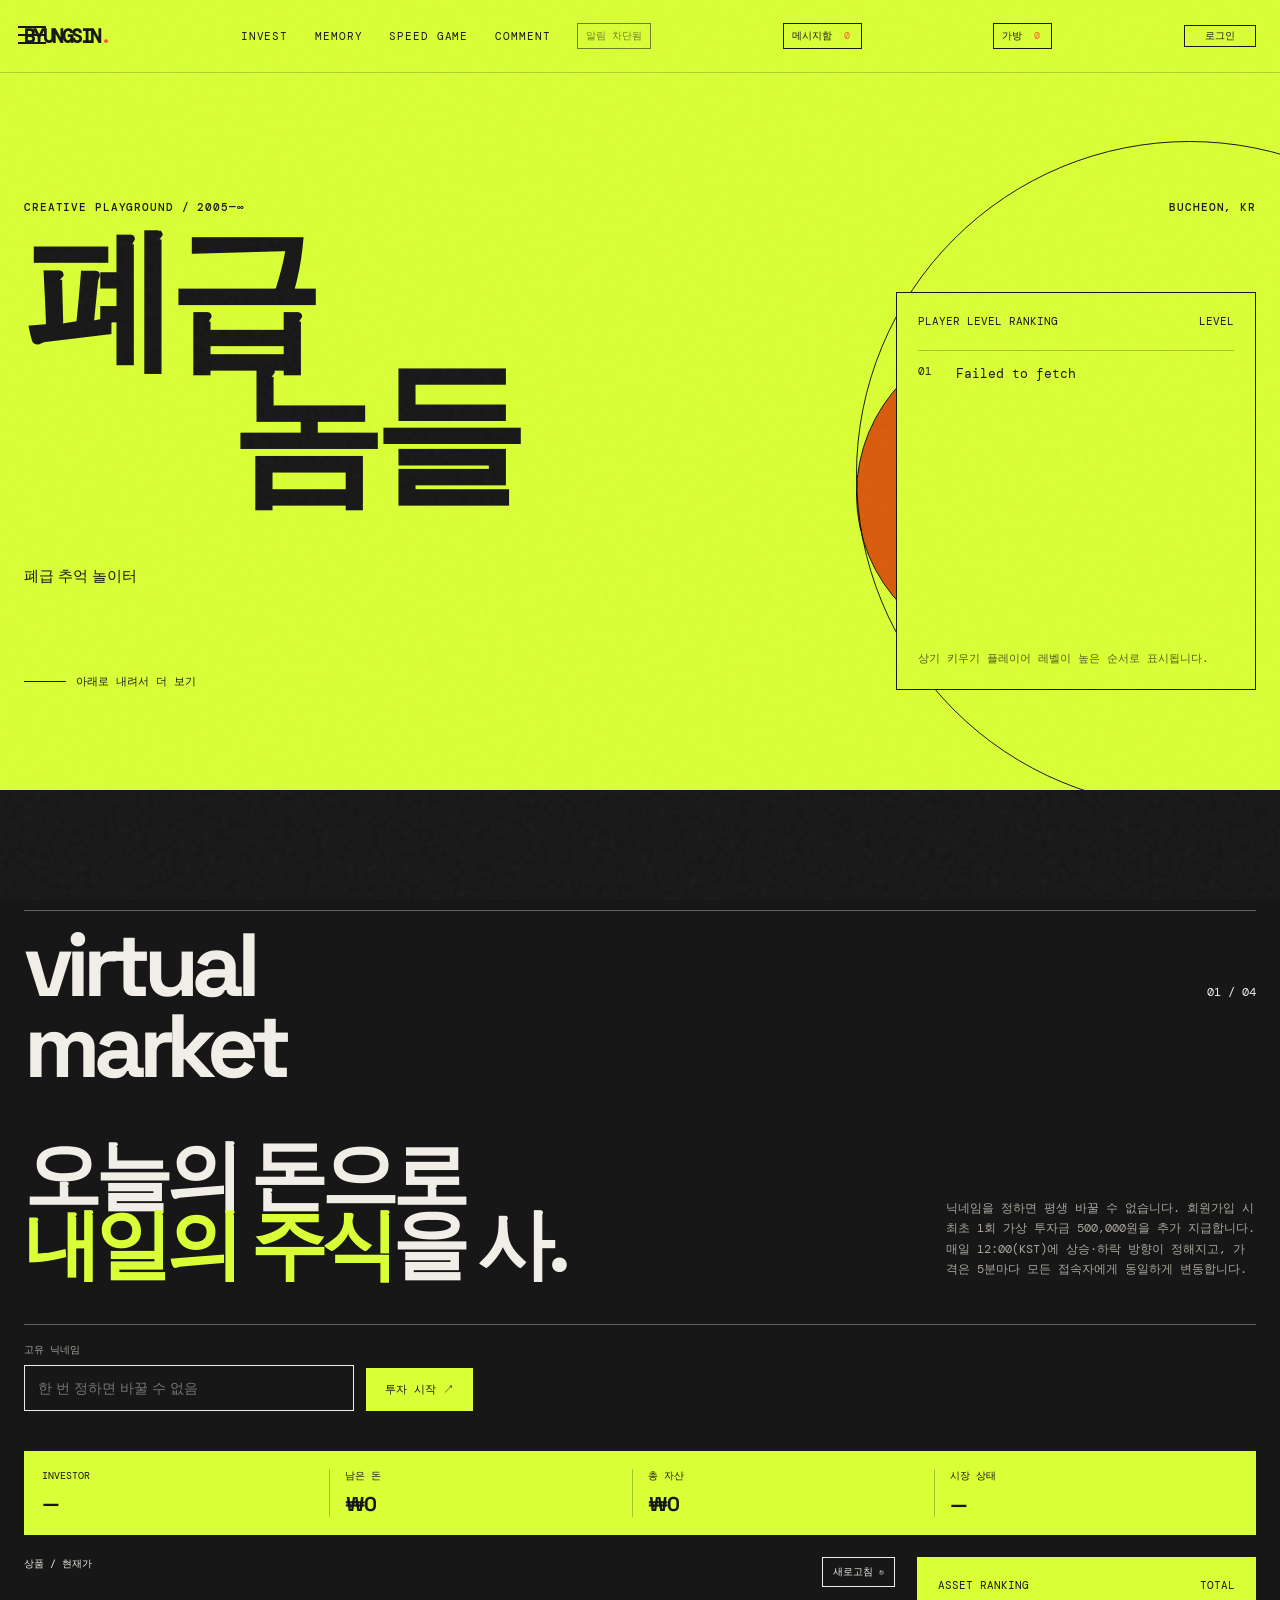
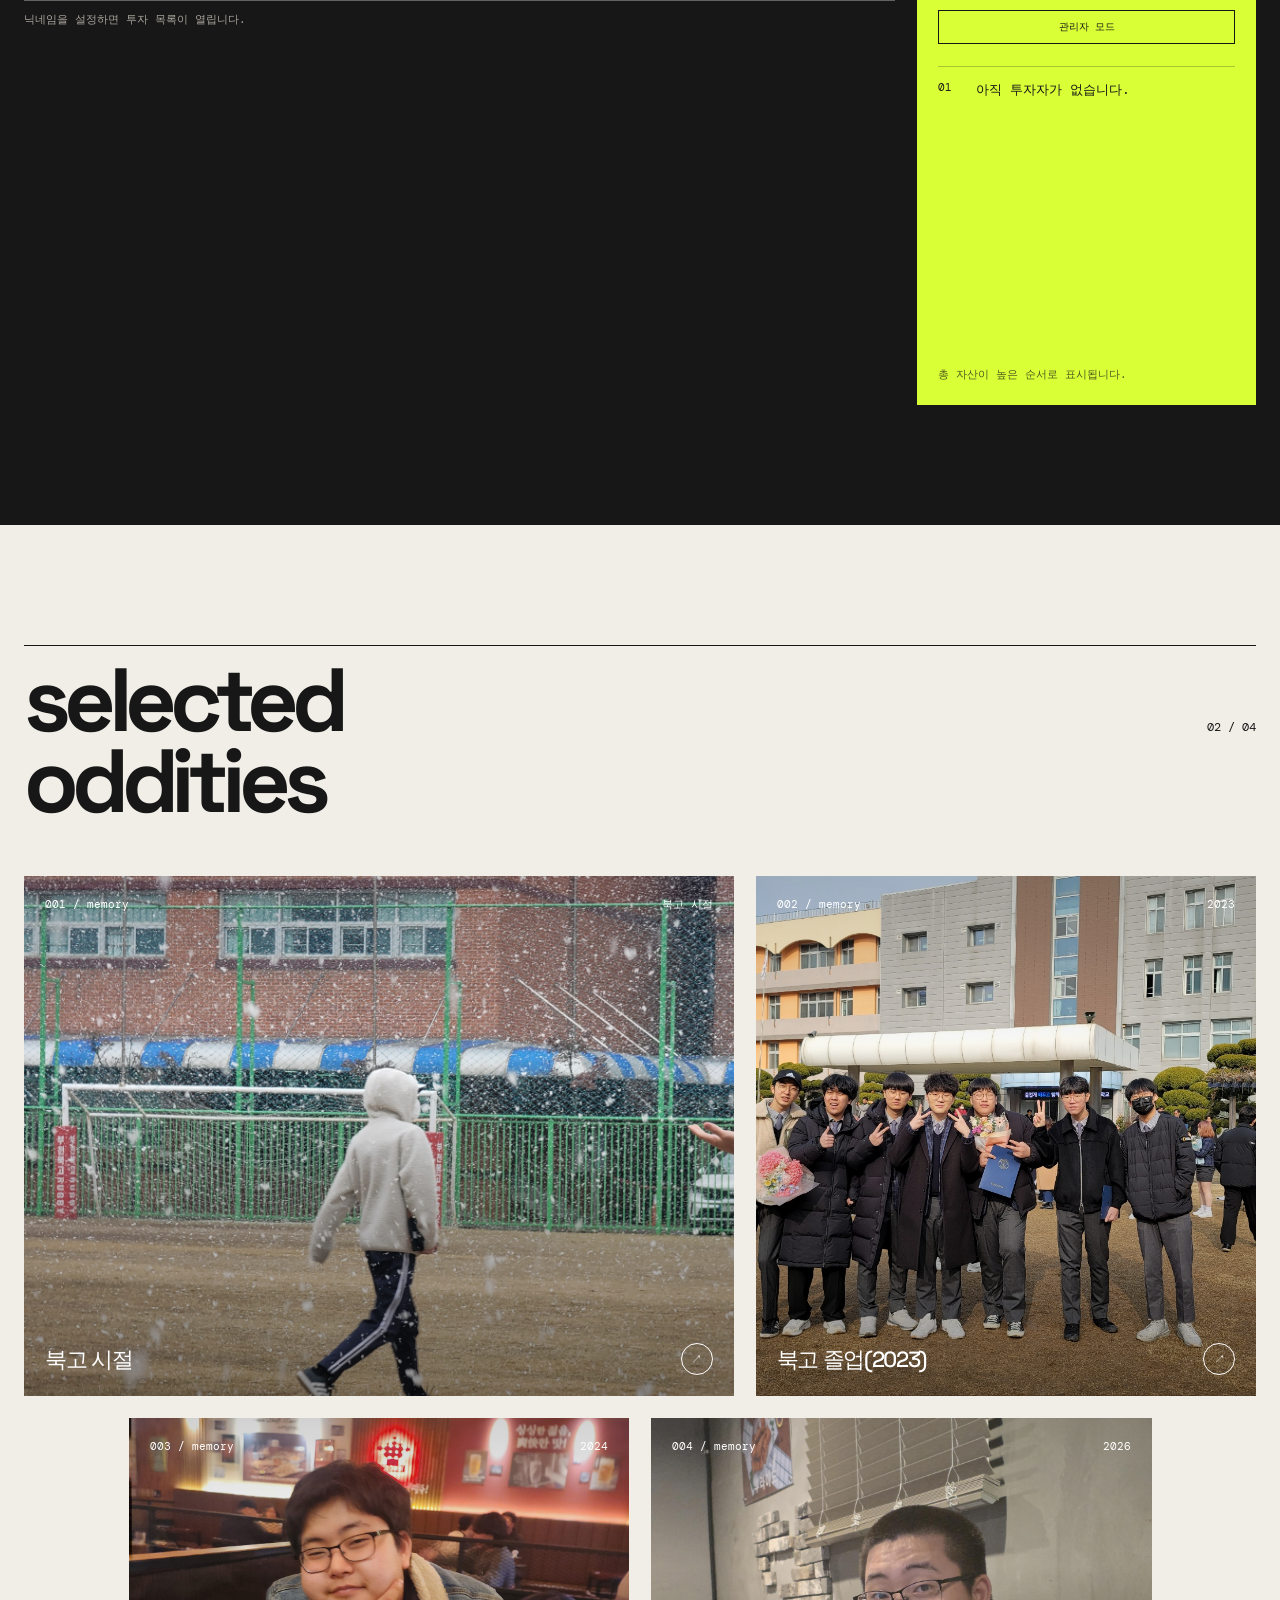
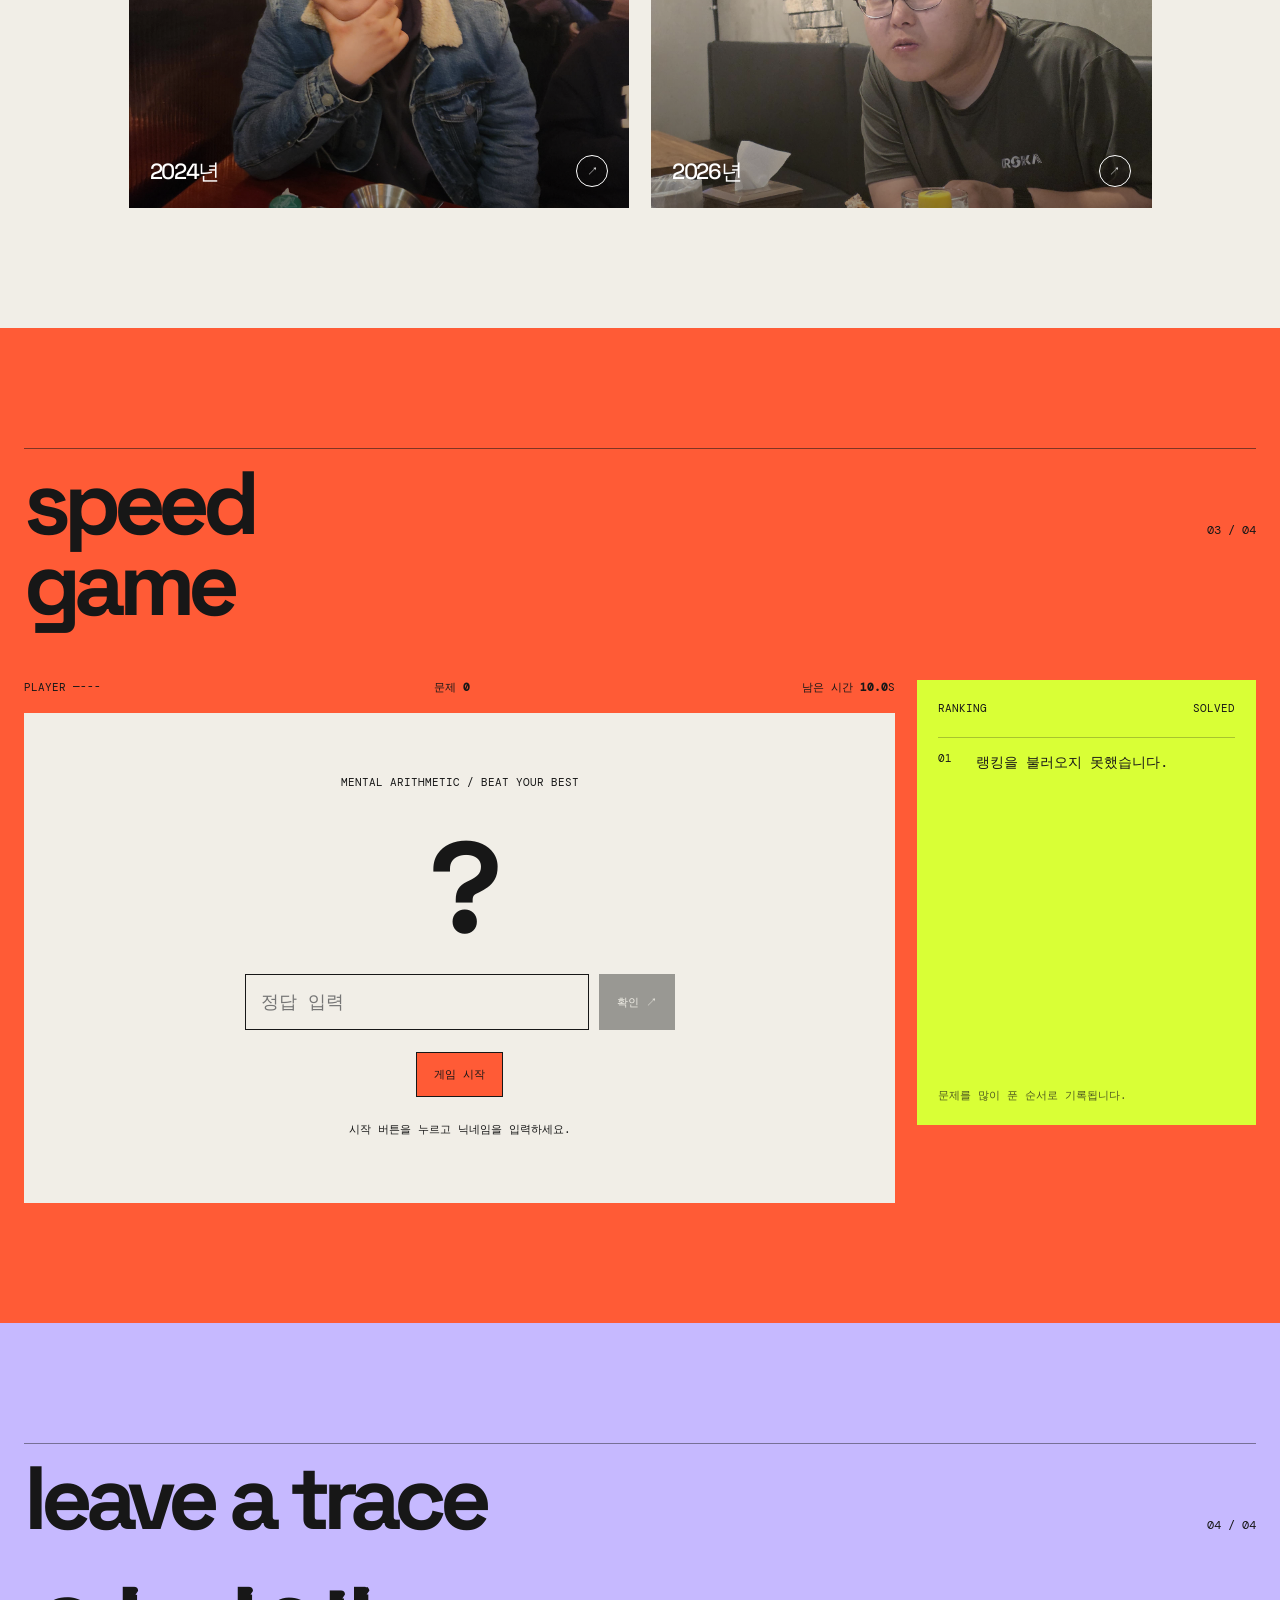
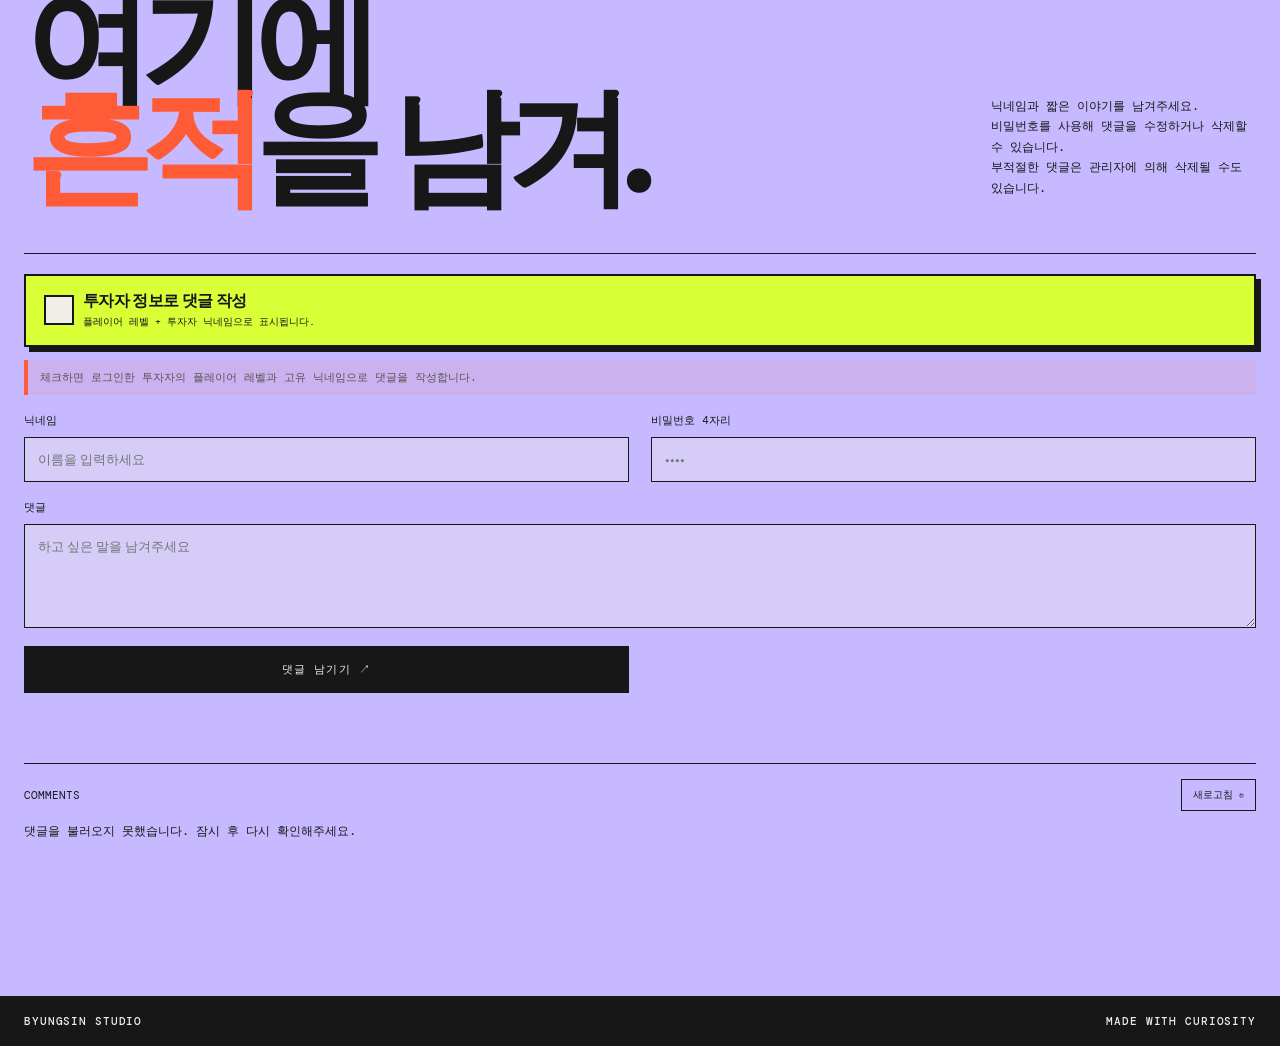
<file: index.html>
<!doctype html>
<html lang="ko">
<head>
  <meta charset="utf-8">
  <meta name="viewport" content="width=device-width, initial-scale=1">
  <meta name="description" content="byungsin — 이상한 것들을 위한 디지털 스튜디오">
  <title>byungsin — 이상한 것들의 기록</title>
  <link rel="stylesheet" href="style.css?v=66">
</head>
<body>
  <div class="noise"></div>
  <header>
    <div class="wrap eyebrow">
      <a class="brand" href="#">byungsin<span style="color:var(--orange)">.</span></a>
      <nav id="site-nav" aria-label="주요 메뉴">
        <a href="#about">INVEST</a>
        <a href="#works">MEMORY</a>
        <a href="#contact">SPEED GAME</a>
        <a href="#guestbook">COMMENT</a>
        <button class="notification-toggle" id="notification-toggle" type="button">알림 허용</button>
      </nav>
      <button class="message-button" id="message-button" type="button" aria-label="메시지함 열기">메시지함 <span id="message-count">0</span></button>
      <button class="bag-button" id="bag-button" type="button" aria-label="가방 열기">가방 <span id="bag-count">0</span></button>
      <button class="account-button" id="account-button" type="button">로그인</button>
    </div>
  </header>
  <div class="account-backdrop" id="account-backdrop" hidden></div>
  <section class="account-modal" id="account-modal" role="dialog" aria-modal="true" aria-labelledby="account-title" hidden>
    <button class="account-close" id="account-close" type="button" aria-label="로그인 창 닫기">×</button>
    <h2 id="account-title">account</h2>
    <p id="account-description">사이트 전체에서 사용할 아이디를 만들어주세요.</p>
    <form id="account-form">
      <label>아이디<input id="account-username" type="text" minlength="3" maxlength="24" pattern="[A-Za-z0-9_]{3,24}" autocapitalize="none" autocomplete="username" required></label>
      <label>비밀번호<input id="account-password" type="password" minlength="8" autocomplete="current-password" required></label>
      <div class="account-options">
        <label><input id="remember-username" type="checkbox"> 아이디 저장</label>
        <label><input id="keep-login" type="checkbox"> 로그인 유지</label>
      </div>
      <button type="submit" id="account-submit">로그인</button>
    </form>
    <button class="account-switch" id="account-switch" type="button">회원가입으로 전환</button>
    <p class="account-status" id="account-status" role="status"></p>
  </section>
  <div class="message-backdrop" id="message-backdrop" hidden></div>
  <section class="message-modal" id="message-modal" role="dialog" aria-modal="true" aria-labelledby="message-title" hidden>
    <button class="account-close" id="message-close" type="button" aria-label="메시지함 닫기">×</button>
    <h2 id="message-title">메시지함</h2>
    <p class="message-subtitle">INCOMING / SYSTEM LOG</p>
    <div id="message-list" class="message-list"><p>메시지를 불러오는 중...</p></div>
    <div id="message-pagination" class="message-pagination" aria-label="메시지 페이지 이동"></div>
  </section>
  <button class="menu-toggle" id="menu-toggle" type="button" aria-label="사이드바 열기" aria-expanded="false" aria-controls="side-menu">
    <span></span><span></span><span></span>
  </button>
  <div class="side-menu-backdrop" id="side-menu-backdrop"></div>
  <aside class="side-menu" id="side-menu" aria-label="추가 메뉴" aria-hidden="true">
    <div class="side-menu-head">
      <span>new rooms</span>
      <button class="side-menu-close" id="side-menu-close" type="button" aria-label="사이드바 닫기">×</button>
    </div>
    <a href="projects.html" target="_blank" rel="noopener">상기 키우기 <span>↗</span></a>
    <a href="sanggi-soldier.html" target="_blank" rel="noopener">상기 솔져 <span>↗</span></a>
    <a href="playground.html" target="_blank" rel="noopener">기록(?) <span>↗</span></a>
    <a href="music.html" target="_blank" rel="noopener">음악 <span>↗</span></a>
    <a href="chess.html" target="_blank" rel="noopener">체스 <span>↗</span></a>
    <a href="archive.html" target="_blank" rel="noopener">상점 <span>↗</span></a>
    <div class="online-users" id="online-users">
      <strong>접속자</strong>
      <p>로그인한 유저만 표시됩니다. 비회원 유저는 표시되지 않습니다.</p>
      <ul id="online-users-list"><li>로그인 후 표시됩니다.</li></ul>
    </div>
    <button class="side-menu-settings" id="settings-open" type="button" aria-label="설정" title="설정">
      <svg class="settings-gear" aria-hidden="true" viewBox="0 0 48 48" role="img">
        <path d="M20.4 3h7.2l1.3 5.3a16.9 16.9 0 0 1 3.8 1.6l4.7-2.8 5.1 5.1-2.8 4.7a16.9 16.9 0 0 1 1.6 3.8l5.3 1.3v7.2l-5.3 1.3a16.9 16.9 0 0 1-1.6 3.8l2.8 4.7-5.1 5.1-4.7-2.8a16.9 16.9 0 0 1-3.8 1.6L27.6 45h-7.2l-1.3-5.3a16.9 16.9 0 0 1-3.8-1.6l-4.7 2.8-5.1-5.1 2.8-4.7a16.9 16.9 0 0 1-1.6-3.8L1.4 26v-7.2l5.3-1.3a16.9 16.9 0 0 1 1.6-3.8L5.5 9l5.1-5.1 4.7 2.8a16.9 16.9 0 0 1 3.8-1.6L20.4 3Zm3.6 13.2a6.2 6.2 0 1 0 0 12.4 6.2 6.2 0 0 0 0-12.4Z"/>
      </svg>
    </button>
  </aside>
  <div class="settings-backdrop" id="settings-backdrop" hidden></div>
  <section class="settings-modal" id="settings-modal" role="dialog" aria-modal="true" aria-labelledby="settings-title" hidden>
    <button class="account-close" id="settings-close" type="button" aria-label="설정 닫기">×</button>
    <h2 id="settings-title">설정</h2>
    <p id="settings-account-status">로그인하면 계정 설정을 사용할 수 있습니다.</p>
    <button class="settings-action" id="settings-logout" type="button">로그아웃</button>
    <button class="settings-action settings-danger" id="settings-delete-account" type="button">아이디 삭제</button>
    <button class="settings-action settings-admin" id="settings-admin" type="button">관리자 전용</button>
    <p class="settings-status" id="settings-status" role="status"></p>
  </section>
  <div class="site-confirm-backdrop" id="confirm-backdrop" hidden></div>
  <section class="site-confirm-modal" id="confirm-modal" role="dialog" aria-modal="true" hidden>
    <h2 id="confirm-title">확인</h2>
    <p id="confirm-message"></p>
    <div><button id="confirm-cancel" type="button">취소</button><button id="confirm-ok" type="button">확인</button></div>
  </section>
  <div class="site-form-backdrop" id="form-backdrop" hidden></div>
  <section class="site-form-modal" id="form-modal" role="dialog" aria-modal="true" aria-labelledby="form-title" hidden>
    <div class="site-form-head"><h2 id="form-title"></h2><button id="form-close" type="button" aria-label="닫기">×</button></div>
    <form id="form-modal-form">
      <div id="form-fields"></div>
      <p class="site-form-error" id="form-error" role="alert"></p>
      <div class="site-form-actions"><button id="form-cancel" type="button">취소</button><button id="form-submit" type="submit">확인</button></div>
    </form>
  </section>
  <div class="bag-backdrop" id="bag-backdrop" hidden></div>
  <section class="bag-modal" id="bag-modal" role="dialog" aria-modal="true" aria-labelledby="bag-title" hidden>
    <button class="account-close" id="bag-close" type="button" aria-label="가방 닫기">×</button>
    <h2 id="bag-title">인벤토리</h2>
    <p class="bag-subtitle">ITEMS / SLOT STORAGE</p>
    <p id="bag-cash">투자 계정의 현금으로 아이템을 구매합니다.</p>
    <div id="bag-items" class="bag-items" aria-label="아이템 인벤토리"><p>가방을 불러오는 중...</p></div>
    <div class="bag-use-panel" id="bag-use-panel" hidden style="display: none;">
      <div class="bag-use-icon" id="bag-use-icon"></div>
      <div class="bag-use-copy">
        <strong id="bag-use-name">아이템을 선택하세요.</strong>
        <p id="bag-use-description">슬롯을 선택하면 아이템 설명과 사용 방법이 표시됩니다.</p>
      </div>
      <label class="bag-target-label" hidden>사용 대상 선택
        <select id="bag-target"></select>
      </label>
      <label class="bag-nickname-label" id="bag-nickname-label" hidden>새 닉네임
        <input id="bag-new-nickname" maxlength="24" placeholder="새 닉네임을 입력하세요">
      </label>
      <label class="bag-letter-label" id="bag-letter-label" hidden>편지 내용
        <textarea id="bag-letter-message" maxlength="500" rows="4" placeholder="전하고 싶은 메시지를 입력하세요"></textarea>
      </label>
      <label class="bag-discard-label" id="bag-discard-label">버릴 수량
        <input id="bag-discard-quantity" type="text" inputmode="numeric" pattern="[0-9]+" value="1">
      </label>
      <button class="bag-use-button" id="bag-use-button" type="button">사용하기</button>
      <button class="bag-open-all-button" id="bag-open-all-button" type="button" hidden>모두 개봉</button>
      <button class="bag-discard-button" id="bag-discard-button" type="button">아이템 버리기</button>
    </div>
    <p class="bag-status" id="bag-status" role="status"></p>
    <section class="bag-open-log" id="bag-open-log" aria-live="polite" hidden>
      <strong id="bag-open-log-title">일괄 개봉</strong>
      <p id="bag-open-log-summary"></p>
      <ol id="bag-open-log-list"></ol>
    </section>
  </section>

  <main>
    <section class="hero">
      <div class="wrap hero-grid">
        <div class="eyebrow"><span>creative playground / 2005—∞</span><span>bucheon, kr</span></div>
        <h1>폐급<br><span>놈들</span></h1>
        <p class="hero-note">폐급 추억 놀이터</p>
        <aside class="hero-player-level-ranking investment-ranking">
          <div class="ranking-head"><span>player level ranking</span><span>level</span></div>
          <ol id="player-level-ranking-list"><li class="ranking-empty">랭킹을 불러오는 중...</li></ol>
          <div class="investment-ranking-pagination" id="player-level-ranking-pagination"></div>
          <p class="ranking-note">상기 키우기 플레이어 레벨이 높은 순서로 표시됩니다.</p>
        </aside>
      </div>
      <div class="wrap scroll"><i></i> 아래로 내려서 더 보기</div>
    </section>

    <section class="investment" id="about">
      <div class="wrap">
        <div class="section-head"><h2 class="section-title">virtual<br>market</h2><span class="section-index">01 / 04</span></div>
        <div class="investment-intro">
          <h3>오늘의 돈으로<br><em>내일의 주식</em>을 사.</h3>
          <p>닉네임을 정하면 평생 바꿀 수 없습니다. 회원가입 시 최초 1회 가상 투자금 500,000원을 추가 지급합니다.<br>매일 12:00(KST)에 상승·하락 방향이 정해지고, 가격은 5분마다 모든 접속자에게 동일하게 변동합니다.</p>
        </div>
        <form class="investor-form" id="investor-form">
          <label>고유 닉네임<input id="investor-nickname" maxlength="24" placeholder="한 번 정하면 바꿀 수 없음" required></label>
          <button type="submit">투자 시작 ↗</button>
          <p id="investor-status" class="investor-status" role="status"></p>
        </form>
        <div class="portfolio-summary" id="portfolio-summary" hidden>
          <div><span>investor</span><strong id="portfolio-nickname">—</strong></div>
          <div><span>남은 돈</span><strong id="portfolio-cash">₩0</strong></div>
          <div><span>총 자산</span><strong id="portfolio-total">₩0</strong></div>
          <div><span>시장 상태</span><strong id="market-updated">—</strong></div>
        </div>
        <button class="investment-transfer-toggle" id="investment-transfer-toggle" type="button" hidden>현금 송금 ↗</button>
        <form class="investment-transfer" id="investment-transfer" hidden style="display: none;">
          <label>받는 유저
            <select id="transfer-target" required>
              <option value="">유저를 선택하세요</option>
            </select>
          </label>
          <label>송금액
            <input id="transfer-amount" type="number" min="1" step="1" inputmode="numeric" placeholder="보낼 금액" required>
          </label>
          <button type="submit">송금하기 ↗</button>
          <p id="transfer-status" role="status"></p>
        </form>
        <div class="investment-holdings" id="investment-holdings" hidden>
          <div class="holdings-heading">
            <div>
              <span class="holdings-kicker">portfolio</span>
              <h3>보유 종목</h3>
            </div>
            <span>투자금액 / 평가금액 / 수익률 / 당일 변동</span>
          </div>
          <div id="holdings-list"></div>
        </div>
        <div class="investment-layout">
          <div class="investment-products">
            <div class="investment-list-head">
              <span>상품 / 현재가</span>
              <button class="investment-refresh" id="investment-refresh" type="button">새로고침 ↻</button>
            </div>
            <div id="investment-products"><p class="investment-empty">닉네임을 설정하면 투자 목록이 열립니다.</p></div>
          </div>
          <aside class="investment-ranking">
            <div class="ranking-head"><span>asset ranking</span><span>total</span></div>
            <button class="investment-admin-button" id="investment-admin-button" type="button">관리자 모드</button>
            <div class="investment-admin-panel" id="investment-admin-panel" hidden>
              <p>랭킹 유저에게 지급할 금액을 입력하세요.</p>
              <div class="investment-admin-market">
                <div class="investment-admin-broadcast">
                  <h3>전체 유저 현금 지급</h3>
                  <label>지급액
                    <input id="admin-broadcast-amount" type="text" inputmode="numeric" pattern="[0-9]+" placeholder="예: 10000">
                  </label>
                  <label>전달할 메시지
                    <textarea id="admin-broadcast-message" maxlength="500" rows="3" placeholder="모든 유저에게 전달할 메시지" required></textarea>
                  </label>
                  <button id="admin-broadcast-cash" type="button">모든 유저에게 지급 및 메시지 전달</button>
                </div>
                <label>종목 초기화
                  <select id="admin-asset-select"></select>
                </label>
                <button id="admin-reset-asset" type="button">개별 가격 초기화</button>
                <button id="admin-split-asset" type="button">선택 종목 1000분의 1 액면분할</button>
                <button id="admin-reset-all-assets" type="button">모든 가격 초기화</button>
                <label>급등주 일반 변동폭
                  <input id="admin-surge-normal-max" type="number" min="1" max="100" value="30">
                </label>
                <label>급등 확률(%)
                  <input id="admin-surge-chance" type="number" min="0" max="100" value="10">
                </label>
                <label>급등 범위(%)
                  <span><input id="admin-surge-min" type="number" min="1" max="10000" value="200"> ~ <input id="admin-surge-max" type="number" min="1" max="10000" value="2000"></span>
                </label>
                <label>급등 후 급락 확률(%)
                  <input id="admin-crash-chance" type="number" min="0" max="100" value="60">
                </label>
                <label>급락 범위(%)
                  <span><input id="admin-crash-min" type="number" min="1" max="100" value="50"> ~ <input id="admin-crash-max" type="number" min="1" max="100" value="90"></span>
                </label>
                <button id="admin-save-volatility" type="button">변동성 저장</button>
                <p id="admin-market-status" role="status"></p>
              </div>
              <span class="investment-admin-active">관리자 모드 활성</span>
            </div>
            <ol id="investment-ranking-list"><li class="ranking-empty">아직 투자자가 없습니다.</li></ol>
            <div class="investment-ranking-pagination" id="investment-ranking-pagination"></div>
            <p class="ranking-note">총 자산이 높은 순서로 표시됩니다.</p>
          </aside>
        </div>
      </div>
    </section>

    <section id="works">
      <div class="wrap">
        <div class="section-head"><h2 class="section-title">selected<br>oddities</h2><span class="section-index">02 / 04</span></div>
        <div class="works">
          <article class="work">
            <img class="work-image" src="memory-01.jpg" alt="북고 시절">
            <div class="work-top"><span>001 / memory</span><span>북고 시절</span></div>
            <div class="work-bottom"><span class="work-name">북고 시절</span><span class="circle-arrow">↗</span></div>
          </article>
          <article class="work">
            <img class="work-image" src="memory-02.jpg" alt="북고 졸업(2023)">
            <div class="work-top"><span>002 / memory</span><span>2023</span></div>
            <div class="work-bottom"><span class="work-name">북고 졸업(2023)</span><span class="circle-arrow">↗</span></div>
          </article>
          <article class="work">
            <img class="work-image" src="memory-03.jpg" alt="2024년">
            <div class="work-top"><span>003 / memory</span><span>2024</span></div>
            <div class="work-bottom"><span class="work-name">2024년</span><span class="circle-arrow">↗</span></div>
          </article>
          <article class="work">
            <img class="work-image" src="memory-04.jpg" alt="2026년">
            <div class="work-top"><span>004 / memory</span><span>2026</span></div>
            <div class="work-bottom"><span class="work-name">2026년</span><span class="circle-arrow">↗</span></div>
          </article>
        </div>
      </div>
    </section>

    <section class="speed-game" id="contact">
      <div class="wrap">
        <div class="section-head"><h2 class="section-title">speed<br>game</h2><span class="section-index">03 / 04</span></div>
        <div class="game-layout">
          <div class="game-panel">
            <div class="game-status">
              <span id="game-player">player —---</span>
              <span>문제 <b id="game-question-number">0</b></span>
              <span>남은 시간 <b id="game-time">10.0</b>s</span>
            </div>
            <div class="game-card">
              <p class="game-kicker">mental arithmetic / beat your best</p>
              <div class="game-question" id="game-question">?</div>
              <form class="game-answer-form" id="game-answer-form">
                <input id="game-answer" type="number" inputmode="numeric" autocomplete="off" placeholder="정답 입력" disabled required>
                <button type="submit" id="game-submit" disabled>확인 ↗</button>
              </form>
              <button class="game-start" id="game-start" type="button">게임 시작</button>
              <p class="game-message" id="game-message">시작 버튼을 누르고 닉네임을 입력하세요.</p>
            </div>
          </div>
          <aside class="game-ranking">
            <div class="ranking-head"><span>ranking</span><span>solved</span></div>
            <ol id="game-ranking-list"><li class="ranking-empty">랭킹을 불러오는 중...</li></ol>
            <div class="game-ranking-pagination" id="game-ranking-pagination"></div>
            <p class="ranking-note">문제를 많이 푼 순서로 기록됩니다.</p>
          </aside>
        </div>
      </div>
    </section>

    <section class="guestbook" id="guestbook">
      <div class="wrap">
        <div class="section-head"><h2 class="section-title">leave a trace</h2><span class="section-index">04 / 04</span></div>
        <div class="guestbook-intro">
          <h2>여기에<br><em>흔적</em>을 남겨.</h2>
          <p>닉네임과 짧은 이야기를 남겨주세요.<br>비밀번호를 사용해 댓글을 수정하거나 삭제할 수 있습니다.<br>부적절한 댓글은 관리자에 의해 삭제될 수도 있습니다.</p>
        </div>
        <form class="comment-form" id="comment-form">
          <label class="comment-investor-toggle">
            <span class="comment-investor-check"><input id="investor-comment" name="investor_comment" type="checkbox"><span aria-hidden="true"></span></span>
            <span class="comment-investor-copy"><strong>투자자 정보로 댓글 작성</strong><small>플레이어 레벨 + 투자자 닉네임으로 표시됩니다.</small></span>
          </label>
          <p class="comment-investor-hint" id="investor-comment-hint">체크하면 로그인한 투자자의 상기 키우기 레벨과 고유 닉네임으로 댓글을 작성합니다.</p>
          <label id="comment-nickname-field">닉네임<input id="nickname" name="nickname" type="text" maxlength="24" placeholder="이름을 입력하세요" required></label>
          <label id="comment-password-field">비밀번호 4자리<input id="password" name="password" type="password" inputmode="numeric" pattern="[0-9]{4}" maxlength="4" placeholder="••••" required></label>
          <label class="comment-field">댓글<textarea id="comment" name="comment" maxlength="500" rows="4" placeholder="하고 싶은 말을 남겨주세요" required></textarea></label>
          <button type="submit">댓글 남기기 ↗</button>
          <p class="form-status" id="form-status" role="status"></p>
        </form>
        <div class="comments-heading">
          <span>comments</span>
          <button class="comments-refresh" id="comments-refresh" type="button">새로고침 ↻</button>
        </div>
        <div class="comments" id="comments" aria-live="polite">
          <p class="comments-loading">댓글을 불러오는 중...</p>
        </div>
        <div class="comments-pagination" id="comments-pagination" aria-label="댓글 페이지 이동"></div>
      </div>
    </section>
  </main>
  <footer><div class="wrap eyebrow"><span>byungsin studio</span><span>made with curiosity</span></div></footer>
  <script src="app.js?v=128"></script>
</body>
</html>
</file>
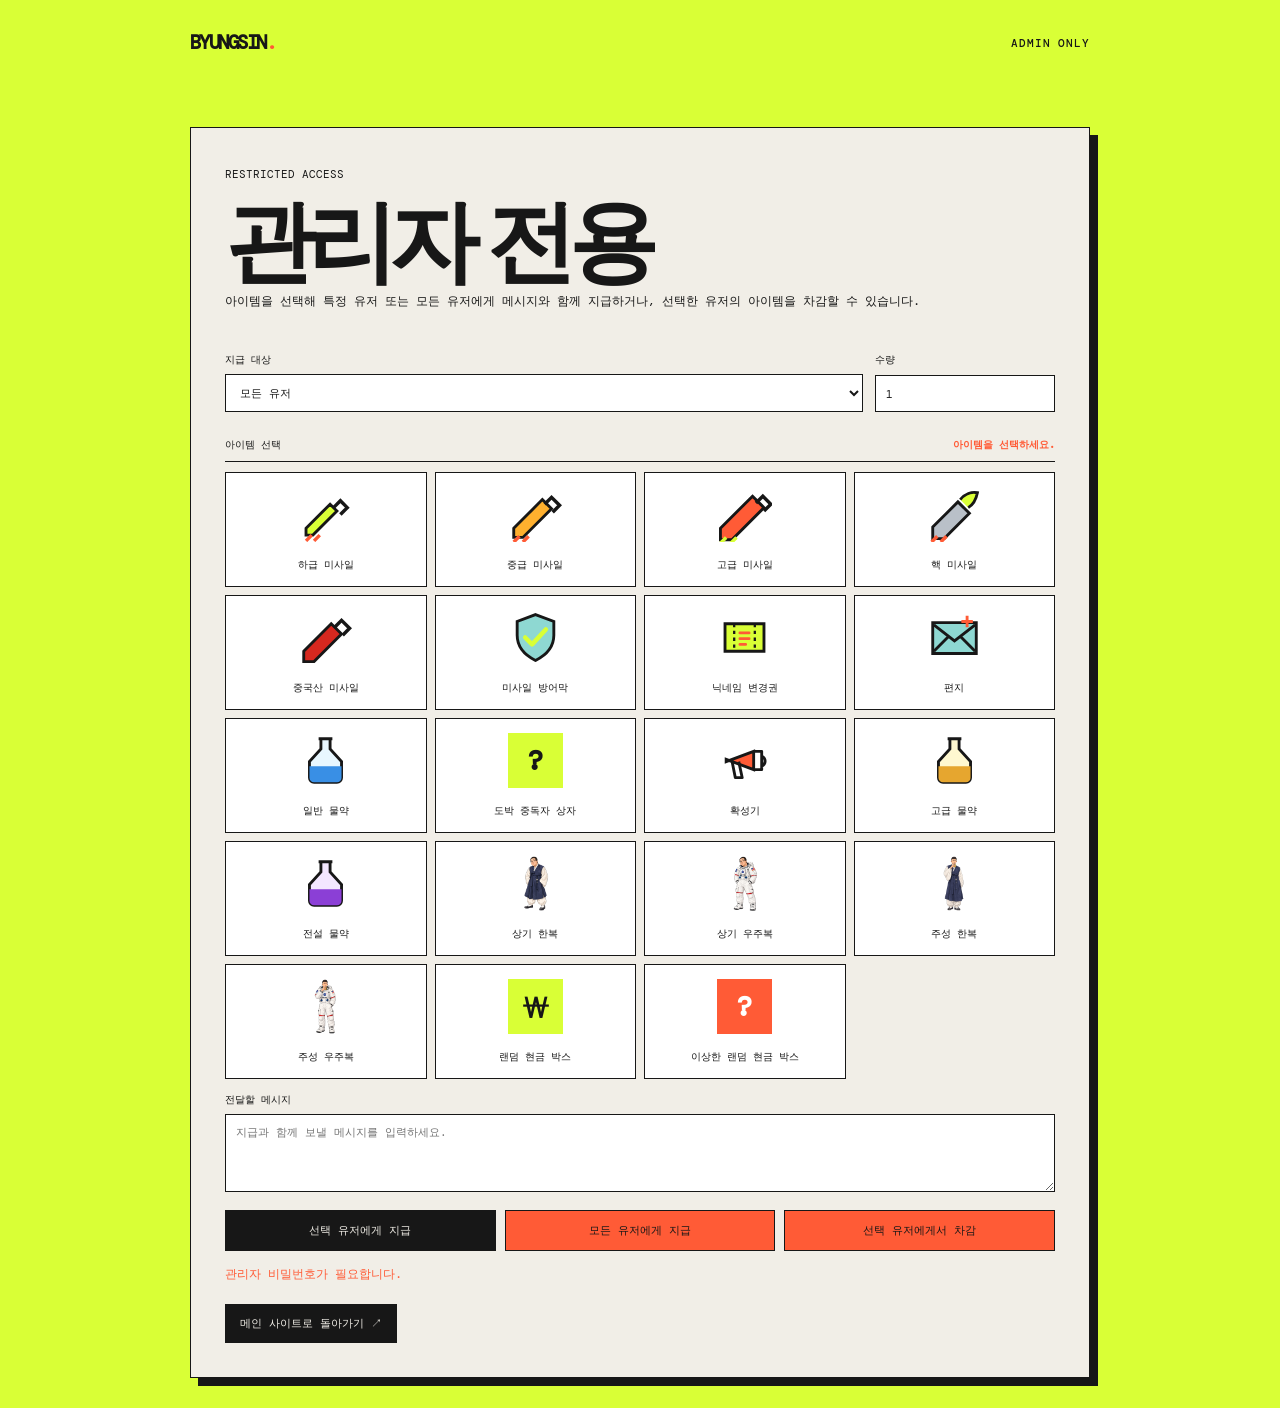
<file: admin.html>
<!doctype html>
<html lang="ko">
<head>
  <meta charset="utf-8">
  <meta name="viewport" content="width=device-width, initial-scale=1">
  <meta name="description" content="byungsin 관리자 전용 페이지">
  <title>byungsin — 관리자 전용</title>
  <link rel="stylesheet" href="style.css?v=64">
</head>
<body>
  <main class="admin-page">
    <div class="admin-shell">
      <div class="eyebrow">
        <a class="brand" href="index.html">byungsin<span style="color:var(--orange)">.</span></a>
        <span>ADMIN ONLY</span>
      </div>
      <section class="admin-card admin-console">
        <span class="admin-kicker">restricted access</span>
        <h1>관리자 전용</h1>
        <p>아이템을 선택해 특정 유저 또는 모든 유저에게 메시지와 함께 지급하거나, 선택한 유저의 아이템을 차감할 수 있습니다.</p>
        <form id="admin-grant-form">
          <div class="admin-form-grid">
            <label>지급 대상
              <select id="admin-target-user">
                <option value="">모든 유저</option>
              </select>
            </label>
            <label>수량
              <input id="admin-grant-quantity" type="number" min="1" max="1000000" value="1" required>
            </label>
          </div>
          <div class="admin-item-heading">
            <span>아이템 선택</span>
            <strong id="admin-selected-item">아이템을 선택하세요.</strong>
          </div>
          <div class="admin-item-grid" id="admin-item-grid"></div>
          <label>전달할 메시지
            <textarea id="admin-grant-message" maxlength="500" rows="4" placeholder="지급과 함께 보낼 메시지를 입력하세요." required></textarea>
          </label>
          <div class="admin-grant-actions">
            <button type="submit" id="admin-grant-target">선택 유저에게 지급</button>
            <button type="button" id="admin-grant-all">모든 유저에게 지급</button>
            <button type="button" id="admin-remove-target">선택 유저에게서 차감</button>
          </div>
          <p class="admin-status" id="admin-status" role="status"></p>
        </form>
        <a class="admin-back" href="index.html">메인 사이트로 돌아가기 ↗</a>
      </section>
    </div>
  </main>
  <script src="admin.js?v=8"></script>
</body>
</html>
</file>
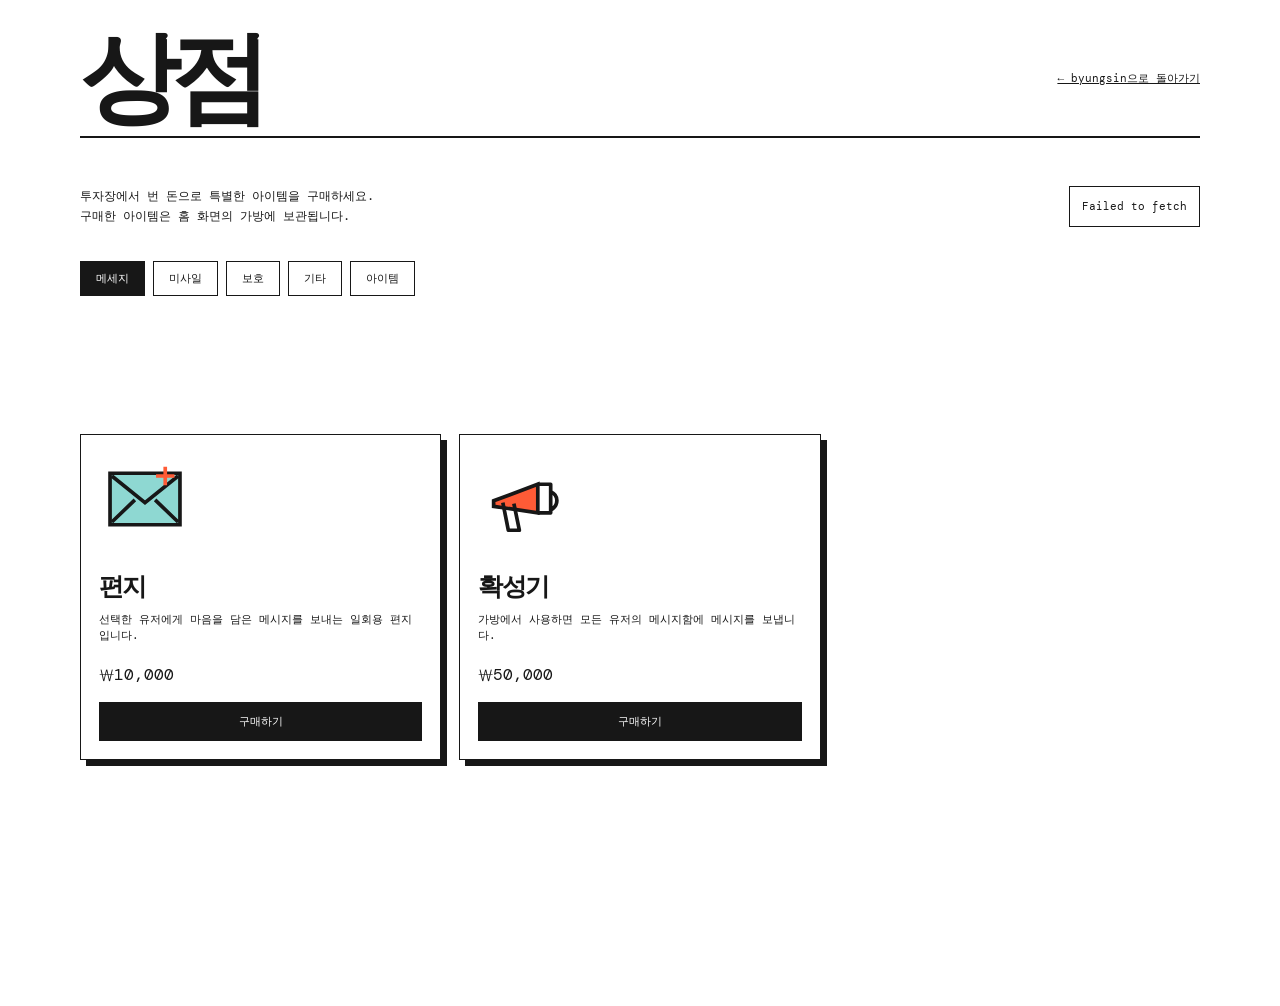
<file: archive.html>
<!doctype html>
<html lang="ko">
<head>
  <meta charset="utf-8">
  <meta name="viewport" content="width=device-width, initial-scale=1">
  <title>상점 — byungsin</title>
  <link rel="stylesheet" href="style.css?v=79">
</head>
<body class="shop-page">
  <main class="shop-shell">
    <div class="shop-top">
      <h1>상점</h1>
      <a class="shop-back" href="index.html">← byungsin으로 돌아가기</a>
    </div>
    <div class="shop-intro">
      <p>투자장에서 번 돈으로 특별한 아이템을 구매하세요. 구매한 아이템은 홈 화면의 가방에 보관됩니다.</p>
      <div class="shop-balance" id="shop-balance">보유 현금 확인 중...</div>
    </div>
    <div class="shop-tabs" role="tablist" aria-label="상점 분류">
      <button class="shop-tab is-active" type="button" role="tab" aria-selected="true" aria-controls="shop-message">메세지</button>
      <button class="shop-tab" type="button" role="tab" aria-selected="false" aria-controls="shop-missile">미사일</button>
      <button class="shop-tab" type="button" role="tab" aria-selected="false" aria-controls="shop-protection">보호</button>
      <button class="shop-tab" type="button" role="tab" aria-selected="false" aria-controls="shop-other">기타</button>
      <button class="shop-tab" type="button" role="tab" aria-selected="false" aria-controls="shop-items">아이템</button>
    </div>
    <section class="shop-products" id="shop-message" role="tabpanel" aria-label="메세지 상품">
      <article class="shop-card">
        <div>
          <svg class="shop-icon" viewBox="0 0 100 100" aria-label="편지 아이콘" role="img">
            <path d="M12 22h76v56H12z" fill="#8ed8d2" stroke="#171717" stroke-width="4"/>
            <path d="m14 25 36 29 36-29M14 75l25-24M86 75 61 51" fill="none" stroke="#171717" stroke-width="4"/>
            <path d="M72 15v20M62 25h20" stroke="#ff5b36" stroke-width="4"/>
          </svg>
          <h2>편지</h2>
          <p>선택한 유저에게 마음을 담은 메시지를 보내는 일회용 편지입니다.</p>
        </div>
        <div><span class="shop-price">₩10,000</span><button class="shop-buy" data-item="letter" type="button">구매하기</button></div>
      </article>
      <article class="shop-card">
        <div>
          <svg class="shop-icon" viewBox="0 0 100 100" aria-label="확성기 아이콘" role="img">
            <path d="m17 52 48-18v31L17 58Z" fill="#ff5b36" stroke="#171717" stroke-width="4"/>
            <path d="M65 34h14v31H65M27 54l6 30h12l-6-29M79 42c9 4 9 15 0 20" fill="none" stroke="#171717" stroke-width="4" stroke-linejoin="round"/>
          </svg>
          <h2>확성기</h2>
          <p>가방에서 사용하면 모든 유저의 메시지함에 메시지를 보냅니다.</p>
        </div>
        <div><span class="shop-price">₩50,000</span><button class="shop-buy" data-item="megaphone" type="button">구매하기</button></div>
      </article>
    </section>
    <section class="shop-products" id="shop-missile" role="tabpanel" aria-label="미사일 상품" hidden>
      <article class="shop-card">
        <div>
          <svg class="shop-icon" viewBox="0 0 100 100" aria-label="닉네임 변경권 아이콘" role="img">
            <path d="M14 22h72v56H14z" fill="#d9ff36" stroke="#171717" stroke-width="4"/>
            <path d="M30 22v56M70 22v56" stroke="#171717" stroke-width="3" stroke-dasharray="7 6"/>
            <path d="M40 41h20M40 51h20M40 61h13" stroke="#ff5b36" stroke-width="5" stroke-linecap="round"/>
          </svg>
          <h2>닉네임 변경권</h2>
          <p>가방에서 사용하면 투자 닉네임을 한 번 변경할 수 있습니다.</p>
        </div>
        <div><span class="shop-price">₩5,000,000,000</span><button class="shop-buy" data-item="nickname_ticket" type="button">구매하기</button></div>
      </article>
      <article class="shop-card">
        <div>
          <svg class="shop-icon" viewBox="0 0 100 100" aria-label="하급 미사일 아이콘" role="img">
            <path d="M17 71 48 40l12 12-31 31H17V71Z" fill="#d9ff36" stroke="#171717" stroke-width="4"/>
            <path d="m55 47 10-10 12 12-10 10M68 34l10-10 12 12-10 10" fill="none" stroke="#171717" stroke-width="5"/>
            <path d="m24 82-8 8M34 82l-8 8" stroke="#ff5b36" stroke-width="5"/>
          </svg>
          <h2>하급 미사일</h2>
          <p>선택한 유저의 자산을 20% 확률로 20% 감소시킵니다.</p>
        </div>
        <div><span class="shop-price">₩20,000,000</span><button class="shop-buy" data-item="low_missile" type="button">구매하기</button></div>
      </article>
    </section>
    <section class="shop-products" id="shop-protection" role="tabpanel" aria-label="보호 상품" hidden>
      <article class="shop-card">
        <div>
          <svg class="shop-icon" viewBox="0 0 100 100" aria-label="중급 미사일 아이콘" role="img">
            <path d="M12 73 52 33l15 15-40 40H12V73Z" fill="#ffb02e" stroke="#171717" stroke-width="4"/>
            <path d="m60 40 12-12 15 15-12 12M74 26l8-8 10 10-8 8" fill="none" stroke="#171717" stroke-width="5"/>
            <path d="m19 86-9 9M32 86l-9 9M45 83l-8 8" stroke="#ff5b36" stroke-width="5"/>
          </svg>
          <h2>중급 미사일</h2>
          <p>선택한 유저의 자산을 30% 확률로 30% 감소시킵니다.</p>
        </div>
        <div><span class="shop-price">₩50,000,000</span><button class="shop-buy" data-item="mid_missile" type="button">구매하기</button></div>
      </article>
    </section>
    <section class="shop-products" id="shop-other" role="tabpanel" aria-label="기타 상품" hidden>
      <article class="shop-card">
        <div>
          <svg class="shop-icon" viewBox="0 0 100 100" aria-label="고급 미사일 아이콘" role="img">
            <path d="M8 75 55 28l19 19-47 47H8V75Z" fill="#ff5b36" stroke="#171717" stroke-width="4"/>
            <path d="m65 38 12-12 16 16-12 12M79 23l8-8 10 10-8 8" fill="none" stroke="#171717" stroke-width="5"/>
            <path d="m17 91-10 9M32 90l-9 9M48 86l-8 8" stroke="#d9ff36" stroke-width="6"/>
          </svg>
          <h2>고급 미사일</h2>
          <p>선택한 유저의 자산을 40% 확률로 40% 감소시킵니다.</p>
        </div>
        <div><span class="shop-price">₩150,000,000</span><button class="shop-buy" data-item="high_missile" type="button">구매하기</button></div>
      </article>
      <article class="shop-card">
        <div>
          <img class="shop-icon" src="nuclear-missile.svg" alt="핵 미사일 아이콘">
          <h2>핵 미사일</h2>
          <p>선택한 유저의 자산을 80% 확률로 80% 감소시킵니다.</p>
        </div>
        <div><span class="shop-price">₩10,000,000,000</span><button class="shop-buy" data-item="nuclear_missile" type="button">구매하기</button></div>
      </article>
      <article class="shop-card">
        <div>
          <svg class="shop-icon" viewBox="0 0 100 100" aria-label="중국산 미사일 아이콘" role="img">
            <path d="M10 76 56 30l18 18-46 46H10V76Z" fill="#d6281f" stroke="#171717" stroke-width="4"/>
            <path d="m65 39 12-12 16 16-12 12M79 24l8-8 10 10-8 8" fill="none" stroke="#171717" stroke-width="5"/>
            <path d="m19 92-10 8M34 91l-9 8" stroke="#ffd42a" stroke-width="6"/>
            <path d="m38 56 3 7 8 .5-6 5 2 8-7-4-7 4 2-8-6-5 8-.5Z" fill="#ffd42a" stroke="#171717" stroke-width="1.5"/>
          </svg>
          <h2>중국산 미사일</h2>
          <p>선택한 유저의 자산을 1% 확률로 10% 감소시킵니다.</p>
        </div>
        <div><span class="shop-price">₩1,000,000</span><button class="shop-buy" data-item="china_missile" type="button">구매하기</button></div>
      </article>
      <article class="shop-card">
        <div>
          <img class="shop-icon" src="missile-shield.svg" alt="미사일 방어막 아이콘">
          <h2>미사일 방어막</h2>
          <p>다른 유저의 미사일을 막을 수 있습니다. 하급 미사일과 중국산 미사일을 막는 데에는 1개, 중급 미사일에는 3개, 고급 미사일에는 5개, 핵 미사일에는 미사일 방어막 10개가 필요합니다. 미사일에 피격되면 자동으로 소모됩니다.</p>
        </div>
        <div><span class="shop-price">₩10,000,000</span><button class="shop-buy" data-item="missile_shield" type="button">구매하기</button></div>
      </article>
      <article class="shop-card">
        <div>
          <div class="shop-box-icon shop-box-icon-gamble" aria-hidden="true">?</div>
          <h2>도박 중독자 상자</h2>
          <p>개봉하면 50% 확률로 전체 자산이 -50% 또는 +100% 변합니다.</p>
          <p class="shop-card-status" id="gambling-box-status" role="status">하루 최대 3개까지 구매할 수 있습니다. 구매 제한은 매일 오전 12시에 초기화됩니다.</p>
        </div>
        <div><span class="shop-price">₩1</span><button class="shop-buy" data-item="gambling_box" type="button">구매하기</button></div>
      </article>
    </section>
    <section class="shop-products" id="shop-items" role="tabpanel" aria-label="아이템 상품" hidden>
    </section>
    <p class="shop-status" id="shop-status" role="status"></p>
  </main>
  <div class="site-confirm-backdrop" id="shop-confirm-backdrop" hidden></div>
  <section class="site-confirm-modal" id="shop-confirm-modal" role="dialog" aria-modal="true" hidden>
    <h2 id="shop-confirm-title">구매 수량</h2>
    <p id="shop-confirm-message"></p>
    <label class="shop-modal-quantity-label" id="shop-quantity-label">구매 수량<input id="shop-modal-quantity" type="text" inputmode="numeric" value="1"></label>
    <button class="shop-modal-max" id="shop-modal-max" type="button">보유 현금으로 최대 구매</button>
    <div><button id="shop-confirm-cancel" type="button">취소</button><button id="shop-confirm-ok" type="button">확인</button></div>
  </section>
  <script src="shop.js?v=21"></script>
</body>
</html>
</file>
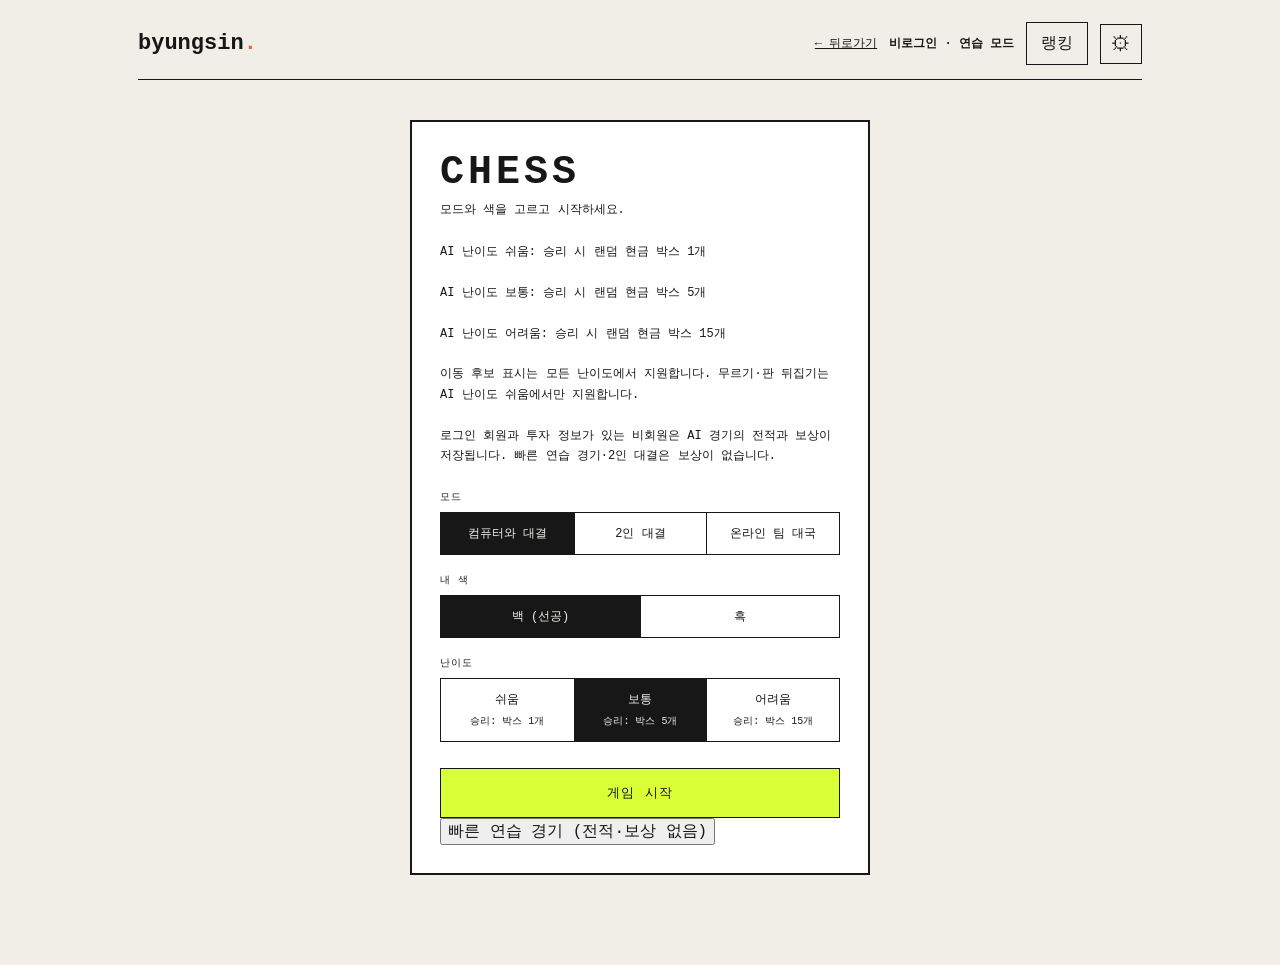
<file: chess.html>
﻿<!doctype html>
<html lang="ko">
<head>
  <meta charset="utf-8">
  <meta name="viewport" content="width=device-width,initial-scale=1">
  <title>체스 — byungsin</title>
  <link rel="stylesheet" href="chess.css?v=5">
</head>
<body>
  <main class="chess-shell" id="chess-screen">
    <div class="chess-top">
      <a class="chess-logo" href="index.html">byungsin<span>.</span></a>
      <div class="chess-account-area">
        <a class="chess-home" href="index.html">← 뒤로가기</a>
        <strong id="chess-account">계정 확인 중…</strong>
        <button id="chess-ranking-open" type="button">랭킹</button>
        <button id="chess-settings" class="chess-settings" type="button" aria-label="체스 설정 및 전적" aria-haspopup="dialog">⚙</button>
      </div>
    </div>

    <section class="chess-menu" id="chess-menu">
      <h1>CHESS</h1>
      <p>모드와 색을 고르고 시작하세요.</p>
      <p class="chess-help">AI 난이도 쉬움: 승리 시 랜덤 현금 박스 1개<br><br>AI 난이도 보통: 승리 시 랜덤 현금 박스 5개<br><br>AI 난이도 어려움: 승리 시 랜덤 현금 박스 15개<br><br>이동 후보 표시는 모든 난이도에서 지원합니다. 무르기·판 뒤집기는 AI 난이도 쉬움에서만 지원합니다.<br><br>로그인 회원과 투자 정보가 있는 비회원은 AI 경기의 전적과 보상이 저장됩니다. 빠른 연습 경기·2인 대결은 보상이 없습니다.</p>
      <p id="chess-account-status" role="status" aria-live="polite"></p>
      <button id="chess-resume" type="button" hidden>진행 중인 서버 경기 이어하기</button>
      <div class="chess-field">
        <span>모드</span>
        <div class="chess-seg" data-group="mode">
          <button type="button" data-value="ai" class="is-on">컴퓨터와 대결</button>
          <button type="button" data-value="local">2인 대결</button>
          <button type="button" data-value="team">온라인 팀 대국</button>
        </div>
      </div>
      <div class="chess-field" id="field-side">
        <span>내 색</span>
        <div class="chess-seg" data-group="side">
          <button type="button" data-value="w" class="is-on">백 (선공)</button>
          <button type="button" data-value="b">흑</button>
        </div>
      </div>
      <div class="chess-field" id="field-level">
        <span>난이도</span>
        <div class="chess-seg" data-group="level">
          <button type="button" data-value="1">쉬움<small>승리: 박스 1개</small></button>
          <button type="button" data-value="2" class="is-on">보통<small>승리: 박스 5개</small></button>
          <button type="button" data-value="3">어려움<small>승리: 박스 15개</small></button>
        </div>
      </div>
      <section class="chess-team-lobby" id="chess-team-lobby" hidden aria-labelledby="chess-team-title">
        <h2 id="chess-team-title">온라인 팀 대기실</h2>
        <p class="chess-help">3~4명이 흑·백 팀을 정하고 모두 준비하면 방장이 시작합니다.</p>
        <label class="chess-field" for="chess-team-capacity">방 인원
          <select id="chess-team-capacity">
            <option value="3">3명 (2 대 1)</option>
            <option value="4">4명 (2 대 2)</option>
          </select>
        </label>
        <div class="chess-team-actions">
          <button type="button" id="chess-team-create">방 만들기</button>
          <input id="chess-team-code" type="text" maxlength="6" autocomplete="off" aria-label="대국 방 코드" placeholder="방 코드 6자리">
          <button type="button" id="chess-team-join">코드로 참가</button>
          <button type="button" id="chess-team-reconnect">내 방 다시 연결</button>
        </div>
        <p id="chess-team-room-status" role="status" aria-live="polite"></p>
        <div id="chess-team-room-controls" hidden>
          <p>방 코드: <strong id="chess-team-room-code"></strong></p>
          <div class="chess-team-actions">
            <button type="button" id="chess-team-white">백 팀</button>
            <button type="button" id="chess-team-black">흑 팀</button>
            <button type="button" id="chess-team-ready">준비</button>
            <button type="button" id="chess-team-start">대국 시작</button>
            <button type="button" id="chess-team-leave">방 나가기</button>
          </div>
          <ul id="chess-team-players" class="chess-team-players"></ul>
        </div>
      </section>
      <button class="chess-start" id="chess-start" type="button">게임 시작</button>
      <button id="chess-practice" type="button">빠른 연습 경기 (전적·보상 없음)</button>
    </section>

    <section class="chess-game" id="chess-game" hidden>
      <div class="chess-board-wrap">
        <div class="chess-player" id="chess-top-player"></div>
        <div class="chess-board" id="chess-board" role="grid" aria-label="체스판"></div>
        <div class="chess-player" id="chess-bottom-player"></div>
      </div>
      <aside class="chess-side">
        <div class="chess-status" id="chess-status"></div>
        <div class="chess-moves" id="chess-moves"></div>
        <div id="chess-team-play" class="chess-team-play" hidden>
          <p id="chess-team-play-status" role="status" aria-live="polite"></p>
          <button id="chess-team-request" type="button">팀원에게 수 제안 요청</button>
          <button id="chess-team-answer" type="button" hidden>받은 요청에 수 제안하기</button>
          <div id="chess-team-proposals"></div>
        </div>
        <p id="chess-reward-status" role="status" aria-live="polite"></p>
        <button id="chess-sync" type="button" hidden>서버 경기 불러오기</button>
        <button id="chess-game-practice" type="button">빠른 연습 경기로 전환 (전적·보상 없음)</button>
        <div class="chess-buttons">
          <button type="button" id="chess-undo">무르기</button>
          <button type="button" id="chess-flip">판 뒤집기</button>
          <button type="button" id="chess-new">다시 시작</button>
          <button type="button" id="chess-exit">나가기</button>
        </div>
      </aside>
    </section>
  </main>

  <div class="chess-backdrop" id="chess-settings-backdrop" hidden></div>
  <section class="chess-modal" id="chess-settings-modal" role="dialog" aria-modal="true" aria-labelledby="chess-settings-title" hidden>
    <div class="chess-modal-head"><h2 id="chess-settings-title">체스 설정 · 내 AI 전적</h2></div>
    <dl class="chess-stats">
      <div><dt>승리</dt><dd id="chess-wins">0회</dd></div>
      <div><dt>무승부</dt><dd id="chess-draws">0회</dd></div>
      <div><dt>패배</dt><dd id="chess-losses">0회</dd></div>
      <div><dt>승률</dt><dd id="chess-win-rate">0%</dd></div>
    </dl>
    <p id="chess-stats-status" role="status" aria-live="polite"></p>
    <p class="chess-help">승률 = 승리 ÷ (승리 + 무승부 + 패배). 회원·투자 정보가 있는 비회원의 서버 AI 경기만 집계합니다. 진행 중인 경기를 나가거나 다시 시작하면 패배로 기록됩니다. 페이지를 닫은 경기는 이어할 수 있습니다.</p>
    <div class="chess-modal-actions">
      <button id="chess-stats-refresh" type="button">전적 새로고침</button>
      <button id="chess-claim" type="button" disabled>대기 보상 수령</button>
      <button id="chess-settings-close" type="button">닫기</button>
    </div>
  </section>

  <div class="chess-backdrop" id="chess-promo-backdrop" hidden></div>
  <section class="chess-modal" id="chess-promo" role="dialog" aria-modal="true" aria-labelledby="chess-promo-title" hidden>
    <div class="chess-modal-head"><h2 id="chess-promo-title">프로모션</h2></div>
    <div class="chess-promo-choices" id="chess-promo-choices"></div>
  </section>

  <section class="chess-modal" id="chess-result" role="dialog" aria-modal="true" aria-labelledby="chess-result-title" hidden>
    <div class="chess-modal-head"><h2 id="chess-result-title">게임 종료</h2></div>
    <p id="chess-result-text"></p>
    <div class="chess-modal-actions">
      <button type="button" id="chess-result-close">판 보기</button>
      <button type="button" id="chess-result-new">다시 시작</button>
      <button type="button" id="chess-result-exit">나가기</button>
    </div>
  </section>

  <section id="chess-ranking" class="chess-ranking" aria-labelledby="chess-ranking-title" hidden>
    <div class="chess-ranking-content">
      <header class="chess-top">
        <h1 id="chess-ranking-title" tabindex="-1">체스 승리 랭킹</h1>
        <button id="chess-ranking-back" type="button">← 뒤로가기</button>
      </header>
      <p class="chess-help">회원·비회원의 서버 AI 경기 전적을 승리 횟수순으로 표시합니다. 동률은 닉네임순입니다. 연습 경기는 제외됩니다.</p>
      <p id="chess-ranking-status" role="status" aria-live="polite"></p>
      <ol id="chess-ranking-list" class="chess-ranking-list"></ol>
      <nav class="chess-ranking-pages" aria-label="랭킹 페이지">
        <button id="chess-ranking-previous" type="button" disabled>이전</button>
        <span id="chess-ranking-page" aria-live="polite">1 / 1</span>
        <button id="chess-ranking-next" type="button" disabled>다음</button>
      </nav>
      <button id="chess-ranking-refresh" type="button">새로고침</button>
    </div>
  </section>
  <script src="chess.js?v=12"></script>
</body>
</html>
</file>
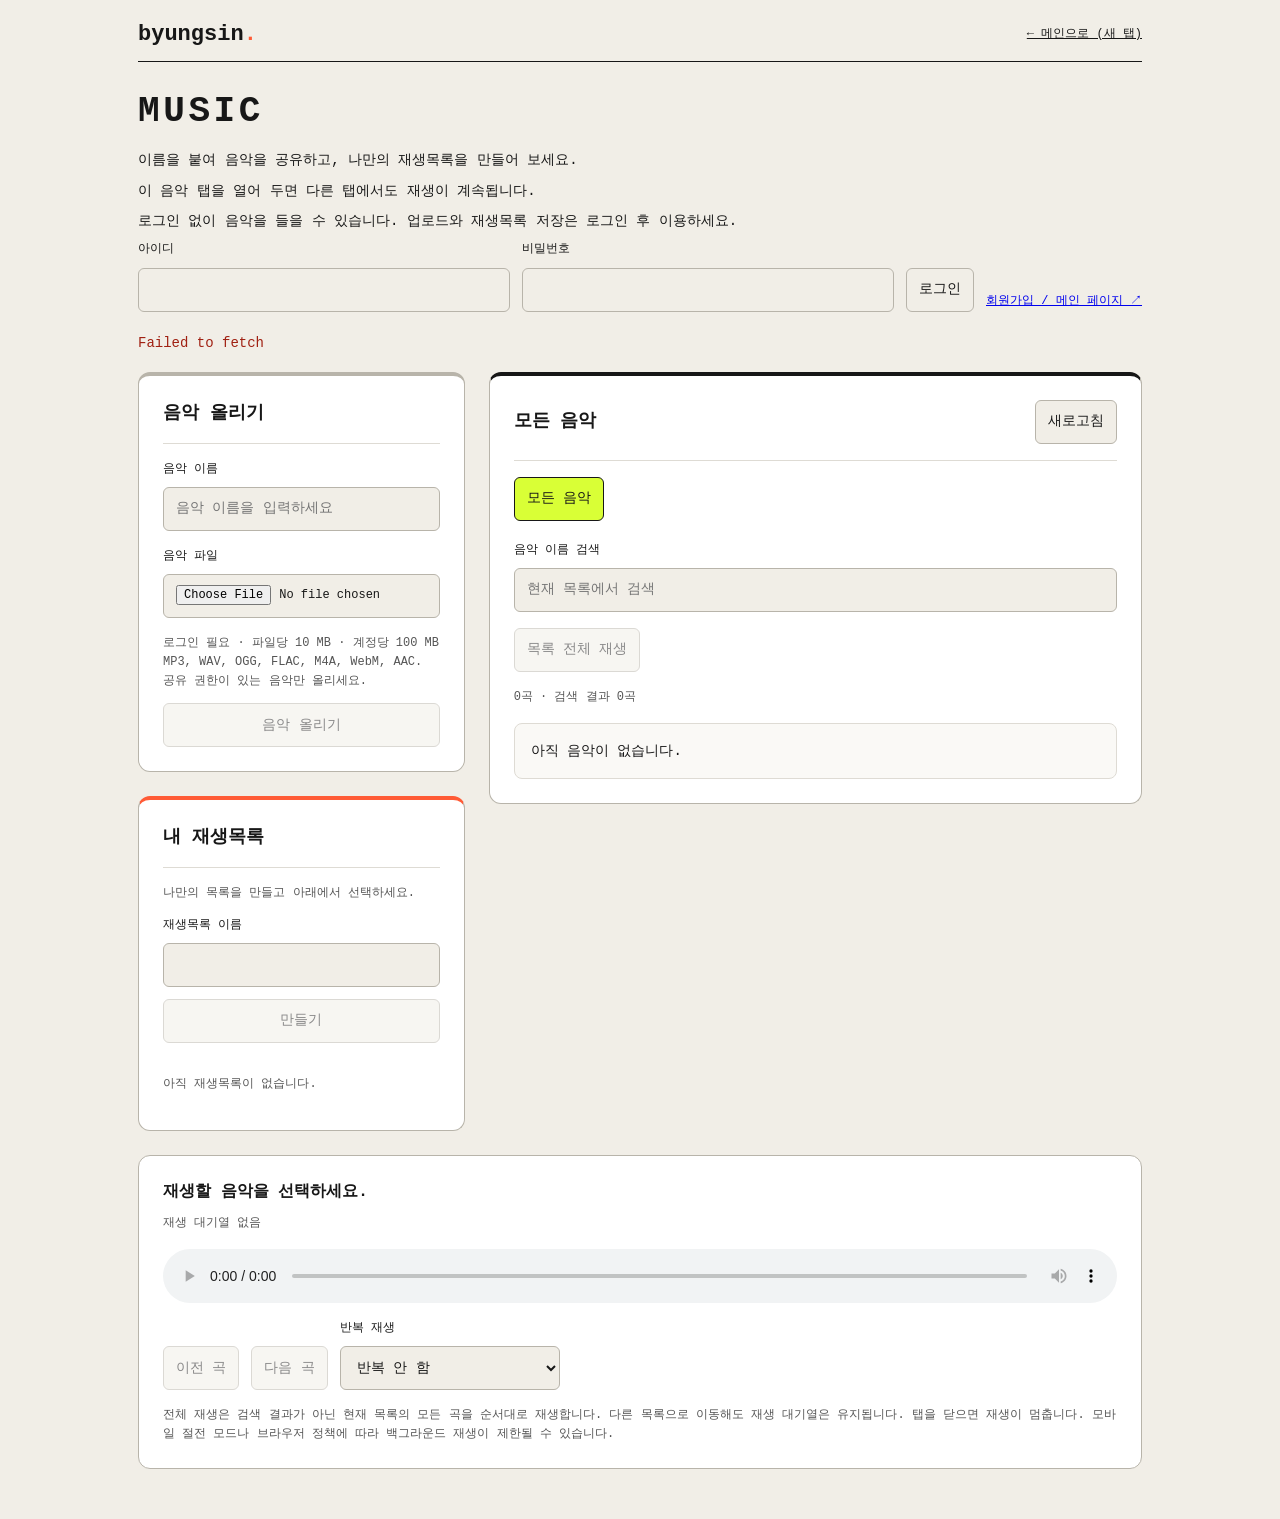
<file: music.html>
<!doctype html>
<html lang="ko">
<head>
  <meta charset="utf-8">
  <meta name="viewport" content="width=device-width,initial-scale=1">
  <title>음악 — byungsin</title>
  <link rel="stylesheet" href="chess.css?v=1">
  <link rel="stylesheet" href="music.css?v=3">
  <script type="module" src="music.js?v=3"></script>
</head>
<body>
  <main class="chess-shell">
    <div class="chess-top">
      <a class="chess-logo" href="index.html">byungsin<span>.</span></a>
      <a class="chess-home" href="index.html" target="_blank" rel="noopener">← 메인으로 (새 탭)</a>
    </div>
    <section class="music-heading">
      <h1>MUSIC</h1>
      <p>이름을 붙여 음악을 공유하고, 나만의 재생목록을 만들어 보세요.</p>
      <p id="music-background-note">이 음악 탭을 열어 두면 다른 탭에서도 재생이 계속됩니다.</p>
      <p id="account-state">로그인 상태 확인 중…</p>
      <form id="login-form" class="music-inline" hidden>
        <label>아이디 <input id="login-username" required autocomplete="username" maxlength="24"></label>
        <label>비밀번호 <input id="login-password" required type="password" autocomplete="current-password"></label>
        <button type="submit">로그인</button>
        <a href="index.html" target="_blank" rel="noopener">회원가입 / 메인 페이지 ↗</a>
      </form>
    </section>
    <p id="music-status" role="status" aria-live="polite"></p>
    <div class="music-layout">
      <div class="music-sidebar">
      <section class="music-panel music-upload" aria-labelledby="upload-title">
        <header class="music-panel-heading"><h2 id="upload-title">음악 올리기</h2></header>
        <form id="upload-form">
          <label>음악 이름 <input id="upload-name" required maxlength="100" placeholder="음악 이름을 입력하세요"></label>
          <label>음악 파일 <input id="upload-file" required type="file" accept="audio/*,.mp3,.wav,.ogg,.flac,.m4a,.webm,.aac"></label>
          <p class="music-hint">로그인 필요 · 파일당 10 MB · 계정당 100 MB<br>MP3, WAV, OGG, FLAC, M4A, WebM, AAC. 공유 권한이 있는 음악만 올리세요.</p>
          <button type="submit" id="upload-submit" disabled>음악 올리기</button>
          <button type="button" id="upload-retry" hidden>업로드 완료 처리 재시도</button>
        </form>
      </section>
      <section class="music-panel music-playlists" aria-labelledby="playlists-title">
        <header class="music-panel-heading"><h2 id="playlists-title">내 재생목록</h2></header>
        <p class="music-hint">나만의 목록을 만들고 아래에서 선택하세요.</p>
        <form id="playlist-form" class="music-inline">
          <label>재생목록 이름 <input id="playlist-name" required maxlength="100"></label>
          <button type="submit" id="playlist-submit" disabled>만들기</button>
        </form>
        <nav id="playlist-list" aria-label="재생목록"></nav>
        <p id="playlist-empty" class="music-hint" hidden>아직 재생목록이 없습니다.</p>
      </section>
      </div>
      <section class="music-panel music-library" aria-labelledby="library-title">
        <header class="music-panel-heading">
          <h2 id="library-title">모든 음악</h2>
          <button type="button" id="refresh">새로고침</button>
        </header>
        <nav id="library-nav" aria-label="전체 음악 목록"></nav>
        <label>음악 이름 검색 <input id="music-search" type="search" placeholder="현재 목록에서 검색"></label>
        <div class="music-inline music-actions">
          <button type="button" id="play-all" disabled>목록 전체 재생</button>
          <button type="button" id="delete-playlist" hidden>재생목록 삭제</button>
        </div>
        <p id="track-count"></p>
        <ol id="track-list" class="music-tracks"></ol>
      </section>
    </div>
    <section class="music-panel music-player" aria-label="음악 플레이어">
      <strong id="now-playing" aria-live="polite">재생할 음악을 선택하세요.</strong>
      <p id="queue-label">재생 대기열 없음</p>
      <audio id="music-audio" controls preload="auto"></audio>
      <div id="native-player" hidden>
        <div class="music-inline">
          <button type="button" id="native-play" disabled>재생</button>
          <button type="button" id="native-stop">재생 종료</button>
          <span id="native-time">0:00 / 0:00</span>
        </div>
        <label>재생 위치
          <input id="native-seek" type="range" min="0" max="0" value="0" disabled>
        </label>
        <p class="music-hint">앱 전용 플레이어 · 화면을 끄거나 다른 메뉴로 이동해도 재생됩니다. 알림에서 재생을 제어하거나 종료할 수 있습니다.</p>
      </div>
      <div class="music-inline">
        <button type="button" id="previous-track" disabled>이전 곡</button>
        <button type="button" id="next-track" disabled>다음 곡</button>
        <label>반복 재생
          <select id="repeat-mode">
            <option value="off">반복 안 함</option>
            <option value="one">현재 곡 반복</option>
            <option value="all">전체 목록 반복</option>
          </select>
        </label>
      </div>
      <p id="browser-playback-note" class="music-hint">전체 재생은 검색 결과가 아닌 현재 목록의 모든 곡을 순서대로 재생합니다. 다른 목록으로 이동해도 재생 대기열은 유지됩니다. 탭을 닫으면 재생이 멈춥니다. 모바일 절전 모드나 브라우저 정책에 따라 백그라운드 재생이 제한될 수 있습니다.</p>
    </section>
  </main>
</body>
</html>
</file>
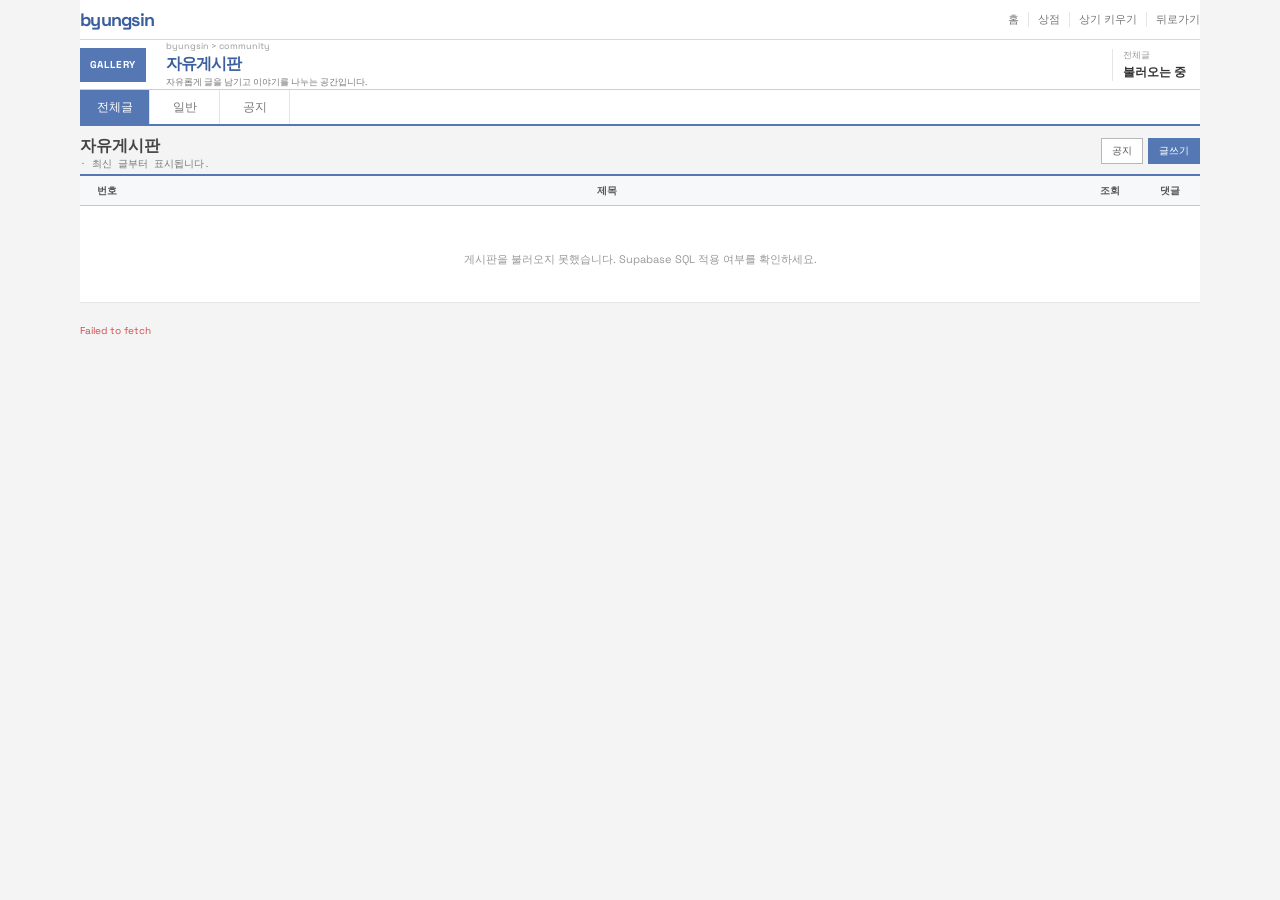
<file: playground.html>
<!doctype html>
<html lang="ko">
<head>
  <meta http-equiv="Cache-Control" content="no-cache, must-revalidate">
  <meta charset="utf-8">
  <meta name="viewport" content="width=device-width,initial-scale=1">
  <title>기록(?) — byungsin</title>
  <link rel="stylesheet" href="style.css?v=56">
</head>
<body class="records-page">
  <main class="records-shell">
    <header class="records-site-header">
      <a class="records-logo" href="index.html">byungsin</a>
      <nav><a href="index.html">홈</a><a href="archive.html">상점</a><a href="projects.html">상기 키우기</a><a href="index.html">뒤로가기</a></nav>
    </header>
    <section class="records-gallery-head">
      <div class="records-gallery-label">GALLERY</div>
      <div class="records-gallery-copy">
        <span class="records-breadcrumb">byungsin &gt; community</span>
        <strong>자유게시판</strong>
        <p>자유롭게 글을 남기고 이야기를 나누는 공간입니다.</p>
      </div>
      <div class="records-gallery-stats"><span>전체글</span><strong id="records-count">불러오는 중</strong></div>
    </section>
    <section class="records-tabs" aria-label="게시판 메뉴">
      <button class="is-active" type="button">전체글</button><button type="button">일반</button><button type="button">공지</button>
    </section>
    <section class="records-toolbar">
      <span><strong>자유게시판</strong> · 최신 글부터 표시됩니다.</span>
      <div class="records-toolbar-actions">
        <button class="records-button" id="records-notice-button" type="button">공지</button>
        <button class="records-button records-button-dark" id="records-write-button" type="button">글쓰기</button>
      </div>
    </section>
    <section class="records-board">
      <div class="records-table-head"><span>번호</span><span>제목</span><span>조회</span><span>댓글</span></div>
      <section class="records-notices" id="records-notices" aria-label="공지사항"></section>
      <section class="records-list" id="records-list" aria-live="polite"><p class="records-empty">게시물을 불러오는 중...</p></section>
    </section>
    <nav class="records-pagination" id="records-pagination" aria-label="게시물 페이지"></nav>
    <p class="records-status" id="records-status" role="status"></p>
  </main>

  <section class="records-detail-page" id="records-detail-page" hidden></section>

  <div class="records-backdrop" id="records-backdrop" hidden></div>
  <section class="records-modal records-compose-page" id="records-post-modal" role="dialog" aria-modal="true" aria-labelledby="records-post-title" hidden>
    <button class="records-compose-back" data-close-modal type="button">목록으로</button>
    <h2 id="records-post-title">글쓰기</h2>
    <p class="records-compose-help" id="records-post-help">게시판에 표시될 글을 작성합니다. 닉네임과 비밀번호를 입력해 주세요.</p>
    <form id="records-post-form">
      <input type="hidden" id="records-post-id">
      <label data-post-only>닉네임<input id="records-post-nickname" maxlength="24" required></label>
      <label data-post-only>비밀번호<input id="records-post-password" type="password" minlength="4" maxlength="72" required></label>
      <label>제목<input id="records-post-subject" maxlength="100" required></label>
      <label>내용<textarea id="records-post-body" maxlength="5000" rows="9" required></textarea></label>
      <div class="records-image-field">
        <button class="records-add-poll" id="records-add-image" type="button">＋ 사진 추가</button>
        <input id="records-image-input" type="file" accept="image/*" multiple hidden>
        <span class="records-image-count" id="records-image-count"></span>
        <div class="records-image-previews" id="records-image-previews"></div>
        <p class="records-poll-help">사진은 자동으로 압축되며 게시물당 최대 100장, 원본 한 장당 10MB까지 가능합니다.</p>
      </div>
      <button class="records-add-poll" id="records-add-poll" type="button">＋ 투표 추가</button>
      <fieldset class="records-poll-fieldset" id="records-poll-fieldset" hidden>
        <legend>투표 <span>(선택)</span></legend>
        <label>질문<input id="records-poll-question" maxlength="150" placeholder="예: 오늘 저녁 메뉴는?"></label>
        <div id="records-poll-options"></div>
        <button class="records-add-option" id="records-add-option" type="button">선택지 추가</button>
        <p class="records-poll-help">질문과 선택지를 입력하면 게시물에 투표가 표시됩니다. 선택지는 2~6개까지 가능합니다.</p>
      </fieldset>
      <div class="records-compose-actions">
        <button class="records-cancel" data-close-modal type="button">취소</button>
        <button class="records-submit" id="records-post-submit" type="submit">등록하기</button>
      </div>
      <p class="records-form-status" id="records-post-form-status"></p>
    </form>
  </section>

  <section class="records-modal" id="records-comment-modal" role="dialog" aria-modal="true" aria-labelledby="records-action-title" hidden>
    <button class="records-modal-close" data-close-modal type="button" aria-label="닫기">×</button>
    <h2 id="records-action-title"></h2>
    <div id="records-action-body"></div>
  </section>

  <script src="records.js?v=29"></script>
  <script>
    history.pushState({ returnToHome: true }, '', location.href);
    window.addEventListener('popstate', () => location.replace('index.html'));
  </script>
</body>
</html>
</file>
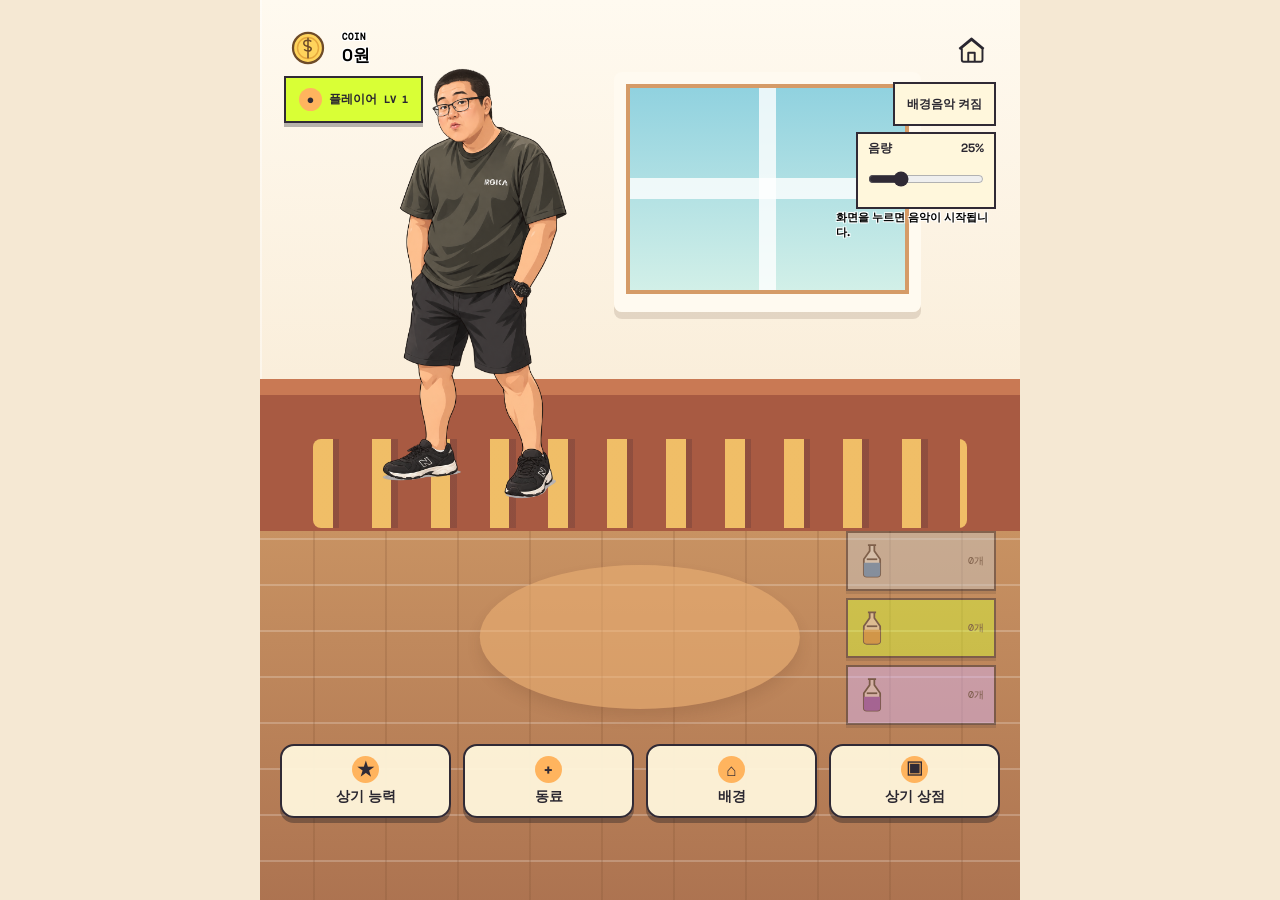
<file: projects.html>
<!doctype html>
<html lang="ko">
<head>
  <meta charset="utf-8">
  <meta name="viewport" content="width=device-width,initial-scale=1">
  <title>Sanggi</title>
  <link rel="stylesheet" href="style.css?v=94">
</head>
<body class="placeholder-page sanggi-page">
  <main aria-label="Sanggi street scene">
    <div class="sanggi-coin-display" aria-label="Coin">
      <svg class="sanggi-coin-icon" viewBox="0 0 48 48" aria-hidden="true">
        <circle cx="24" cy="24" r="20" fill="#ffd45c" stroke="#6e4b28" stroke-width="3"/>
        <circle cx="24" cy="24" r="14" fill="none" stroke="#e6a83d" stroke-width="2"/>
        <path d="M27.8 14.8c-1.1-.8-2.5-1.2-4-1.2-3.2 0-5.4 1.7-5.4 4.2 0 5.8 9.9 2.7 9.9 7.2 0 1.8-1.7 3.1-4.3 3.1-1.8 0-3.4-.6-4.6-1.7M24 11v26" fill="none" stroke="#6e4b28" stroke-linecap="round" stroke-width="2"/>
      </svg>
    </div>
    <div class="sanggi-coin-balance" aria-label="Coin balance">
      <small>COIN</small>
      <strong id="sanggi-coin-balance">0원</strong>
    </div>
    <audio id="sanggi-background-music" src="sanggi-daily-rpg.mp3?v=4" preload="auto" loop></audio>
    <button class="sanggi-music-button" id="sanggi-music-button" type="button" aria-pressed="true">배경음악 켜짐</button>
    <div class="sanggi-music-volume">
      <label for="sanggi-music-volume">음량 <output id="sanggi-music-volume-label" for="sanggi-music-volume">25%</output></label>
      <input id="sanggi-music-volume" type="range" min="0" max="100" step="1" value="25" aria-label="배경음악 음량" aria-valuetext="25%">
    </div>
    <span id="sanggi-music-status" class="sanggi-music-status" role="status"></span>
    <a class="sanggi-home-button" href="index.html" aria-label="Home" title="Home">
      <svg viewBox="0 0 48 48" aria-hidden="true">
        <path d="m7 23 17-14 17 14v17a3 3 0 0 1-3 3H12a3 3 0 0 1-3-3V23Z" fill="#fff7dc" stroke="#2a2730" stroke-width="3" stroke-linejoin="round"/>
        <path d="M19 43V29h10v14M5 23 24 7l19 16" fill="none" stroke="#2a2730" stroke-width="3" stroke-linejoin="round"/>
      </svg>
    </a>
    <button class="sanggi-refresh-button" type="button" aria-label="새로고침" title="새로고침" onclick="window.location.reload()">
      <svg viewBox="0 0 48 48" aria-hidden="true">
        <path d="M39 18a16 16 0 1 0 2 12" fill="none" stroke="#2a2730" stroke-width="4" stroke-linecap="round"/>
        <path d="M38 8v12H26" fill="none" stroke="#2a2730" stroke-width="4" stroke-linecap="round" stroke-linejoin="round"/>
      </svg>
    </button>
    <div class="sanggi-sky"></div>
    <div class="sanggi-moon"></div>
    <div class="sanggi-city"></div>
    <div class="sanggi-street"></div>
    <div class="sanggi-lamp sanggi-lamp-left"></div>
    <div class="sanggi-lamp sanggi-lamp-right"></div>
    <img class="sanggi-character" src="sanggi-character.png" alt="Sanggi character" draggable="false">
    <img class="sanggi-companion" id="sanggi-companion" src="juseong-character.png" alt="동료 주성" draggable="false" hidden>
    <nav class="sanggi-action-bar" aria-label="상기 키우기 메뉴">
      <button type="button" class="sanggi-action-button" id="sanggi-ability-button">
        <span class="sanggi-action-icon">★</span>
        <span>상기 능력</span>
      </button>
      <button type="button" class="sanggi-action-button" id="sanggi-companion-button">
        <span class="sanggi-action-icon">+</span>
        <span>동료</span>
      </button>
      <button type="button" class="sanggi-action-button" id="sanggi-background-button">
        <span class="sanggi-action-icon">⌂</span>
        <span>배경</span>
      </button>
      <button type="button" class="sanggi-action-button" id="sanggi-shop-button">
        <span class="sanggi-action-icon">▣</span>
        <span>상기 상점</span>
      </button>
    </nav>
    <button class="sanggi-player-button" id="sanggi-player-button" type="button">
      <span class="sanggi-action-icon">●</span>
      <span>플레이어</span>
      <strong id="sanggi-player-level-label">LV 1</strong>
    </button>
    <div class="sanggi-potion-bar" aria-label="물약">
      <button class="sanggi-potion-button sanggi-potion-normal" id="sanggi-normal-potion" type="button">
        <svg class="sanggi-potion-icon" viewBox="0 0 48 64" aria-label="일반 물약" role="img">
          <path d="M17 5h14M20 5v10L10 29v25a5 5 0 0 0 5 5h18a5 5 0 0 0 5-5V29L28 15V5" fill="#e8f7ff" stroke="#2a2730" stroke-width="3" stroke-linejoin="round"/>
          <path d="M10 35h28v19a5 5 0 0 1-5 5H15a5 5 0 0 1-5-5Z" fill="#398fe5"/>
          <path d="M15 29h18" stroke="#2a2730" stroke-width="3"/>
        </svg>
        <strong id="sanggi-normal-potion-count">0개</strong>
      </button>
      <button class="sanggi-potion-button sanggi-potion-advanced" id="sanggi-advanced-potion" type="button">
        <svg class="sanggi-potion-icon" viewBox="0 0 48 64" aria-label="고급 물약" role="img">
          <path d="M17 5h14M20 5v10L10 29v25a5 5 0 0 0 5 5h18a5 5 0 0 0 5-5V29L28 15V5" fill="#fff8d0" stroke="#2a2730" stroke-width="3" stroke-linejoin="round"/>
          <path d="M10 35h28v19a5 5 0 0 1-5 5H15a5 5 0 0 1-5-5Z" fill="#e6a62f"/>
          <path d="M15 29h18" stroke="#2a2730" stroke-width="3"/>
        </svg>
        <strong id="sanggi-advanced-potion-count">0개</strong>
      </button>
      <button class="sanggi-potion-button sanggi-potion-legendary" id="sanggi-legendary-potion" type="button">
        <svg class="sanggi-potion-icon" viewBox="0 0 48 64" aria-label="전설 물약" role="img">
          <path d="M17 5h14M20 5v10L10 29v25a5 5 0 0 0 5 5h18a5 5 0 0 0 5-5V29L28 15V5" fill="#f3e7ff" stroke="#2a2730" stroke-width="3" stroke-linejoin="round"/>
          <path d="M10 35h28v19a5 5 0 0 1-5 5H15a5 5 0 0 1-5-5Z" fill="#8b3fd6"/>
          <path d="M15 29h18" stroke="#2a2730" stroke-width="3"/>
        </svg>
        <strong id="sanggi-legendary-potion-count">0개</strong>
      </button>
      <p class="sanggi-potion-effect" id="sanggi-potion-effect" role="status" hidden></p>
    </div>
    <div class="sanggi-shop-backdrop" id="sanggi-background-backdrop" hidden></div>
    <section class="sanggi-shop-modal" id="sanggi-background-modal" role="dialog" aria-modal="true" aria-labelledby="sanggi-background-title" hidden>
      <button class="sanggi-ability-close" id="sanggi-background-close" type="button" aria-label="닫기">×</button>
      <h2 id="sanggi-background-title">배경</h2>
      <p id="sanggi-background-cash" class="sanggi-shop-cash"></p>
      <p>보유한 배경의 보너스는 적용 여부와 관계없이 클릭·자동 획득에 합산됩니다.</p>
      <div class="sanggi-shop-list">
        <article class="sanggi-shop-card">
          <img class="sanggi-background-preview" src="sanggi-background-village.png" alt="옛날 마을 배경">
          <div><h3>옛날 마을</h3><p>클릭·자동 획득 각각 +1,000원</p><strong>현금 10억원</strong></div>
          <button class="sanggi-shop-buy" data-background="old_village" type="button" disabled>구매하기</button>
        </article>
        <article class="sanggi-shop-card">
          <img class="sanggi-background-preview" src="sanggi-background-space.png" alt="우주 배경">
          <div><h3>우주</h3><p>클릭·자동 획득 각각 +3,000원</p><strong>현금 50억원</strong></div>
          <button class="sanggi-shop-buy" data-background="space" type="button" disabled>구매하기</button>
        </article>
      </div>
      <p id="sanggi-background-status" role="status" aria-live="polite"></p>
    </section>
    <div class="sanggi-shop-backdrop" id="sanggi-shop-backdrop" hidden></div>
    <section class="sanggi-shop-modal" id="sanggi-shop-modal" role="dialog" aria-modal="true" aria-labelledby="sanggi-shop-title" hidden>
      <button class="sanggi-ability-close" id="sanggi-shop-close" type="button" aria-label="닫기">×</button>
      <p class="sanggi-ability-eyebrow">SANGKI SHOP</p>
      <h2 id="sanggi-shop-title">상기 상점</h2>
      <p class="sanggi-shop-cash" id="sanggi-shop-cash">보유 현금 확인 중...</p>
      <p class="sanggi-shop-cash" id="sanggi-shop-coin-balance">보유 코인 확인 중...</p>
      <div class="sanggi-shop-tabs" role="tablist" aria-label="상점 분류">
        <button class="sanggi-shop-tab is-active" id="sanggi-shop-items-tab" type="button" role="tab" aria-selected="true" aria-controls="sanggi-shop-items">아이템</button>
        <button class="sanggi-shop-tab" id="sanggi-shop-other-tab" type="button" role="tab" aria-selected="false" aria-controls="sanggi-shop-other">기타</button>
        <button class="sanggi-shop-tab" id="sanggi-shop-coin-tab" type="button" role="tab" aria-selected="false" aria-controls="sanggi-shop-coin">코인 상점</button>
      </div>
      <div class="sanggi-shop-list" id="sanggi-shop-coin" role="tabpanel" aria-labelledby="sanggi-shop-coin-tab" hidden>
        <article class="sanggi-shop-card">
          <div class="sanggi-cash-box-icon" aria-hidden="true">₩</div>
          <div><h3>랜덤 현금 박스</h3><p>개봉하면 투자 현금 1,000,000원~1,000,000,000원이 무작위로 지급됩니다.</p><strong>500,000코인 / 1개</strong></div>
          <button class="sanggi-shop-buy" id="sanggi-buy-cash-box" type="button">구매하기</button>
        </article>
        <article class="sanggi-shop-card">
          <div class="sanggi-cash-box-icon sanggi-cash-box-weird" aria-hidden="true">?</div>
          <div><h3>이상한 랜덤 현금 박스</h3><p>개봉하면 선택한 유저의 총자산이 -30%~+30% 범위에서 무작위로 변합니다.</p><strong>100,000코인 / 1개</strong></div>
          <button class="sanggi-shop-buy" id="sanggi-buy-weird-cash-box" type="button">구매하기</button>
        </article>
      </div>
      <div class="sanggi-shop-list" id="sanggi-shop-items" role="tabpanel" aria-labelledby="sanggi-shop-items-tab">
        <article class="sanggi-shop-card">
          <svg class="sanggi-shop-potion-icon" viewBox="0 0 48 64" aria-label="일반 물약" role="img">
            <path d="M17 5h14M20 5v10L10 29v25a5 5 0 0 0 5 5h18a5 5 0 0 0 5-5V29L28 15V5" fill="#e8f7ff" stroke="#2a2730" stroke-width="3" stroke-linejoin="round"/>
            <path d="M10 35h28v19a5 5 0 0 1-5 5H15a5 5 0 0 1-5-5Z" fill="#398fe5"/>
            <path d="M15 29h18" stroke="#2a2730" stroke-width="3"/>
          </svg>
          <div><h3>일반 물약</h3><p>10초 동안 획득 코인 2배.</p><strong>10,000,000원 / 1개</strong></div>
          <button class="sanggi-shop-buy" id="sanggi-buy-normal-potion" type="button">구매하기</button>
        </article>
        <article class="sanggi-shop-card">
          <svg class="sanggi-shop-potion-icon" viewBox="0 0 48 64" aria-label="고급 물약" role="img">
            <path d="M17 5h14M20 5v10L10 29v25a5 5 0 0 0 5 5h18a5 5 0 0 0 5-5V29L28 15V5" fill="#fff8d0" stroke="#2a2730" stroke-width="3" stroke-linejoin="round"/>
            <path d="M10 35h28v19a5 5 0 0 1-5 5H15a5 5 0 0 1-5-5Z" fill="#e6a62f"/>
            <path d="M15 29h18" stroke="#2a2730" stroke-width="3"/>
          </svg>
          <div><h3>고급 물약</h3><p>10초 동안 획득 코인 10배.</p><strong>100,000,000원 / 1개</strong></div>
          <button class="sanggi-shop-buy" id="sanggi-buy-advanced-potion" type="button">구매하기</button>
        </article>
        <article class="sanggi-shop-card">
          <svg class="sanggi-shop-potion-icon" viewBox="0 0 48 64" aria-label="전설 물약" role="img">
            <path d="M17 5h14M20 5v10L10 29v25a5 5 0 0 0 5 5h18a5 5 0 0 0 5-5V29L28 15V5" fill="#f3e7ff" stroke="#2a2730" stroke-width="3" stroke-linejoin="round"/>
            <path d="M10 35h28v19a5 5 0 0 1-5 5H15a5 5 0 0 1-5-5Z" fill="#8b3fd6"/>
            <path d="M15 29h18" stroke="#2a2730" stroke-width="3"/>
          </svg>
          <div><h3>전설 물약</h3><p>10초 동안 획득 코인 100배.</p><strong>1,000,000,000원 / 1개</strong></div>
          <button class="sanggi-shop-buy" id="sanggi-buy-legendary-potion" type="button">구매하기</button>
        </article>
      </div>
      <div class="sanggi-shop-list" id="sanggi-shop-other" role="tabpanel" aria-labelledby="sanggi-shop-other-tab" hidden>
        <article class="sanggi-shop-card">
          <img class="sanggi-shop-item-icon" src="sanggi-hanbok.png?v=1" alt="상기 한복" loading="eager">
          <div><h3>상기 한복</h3><p>상기가 입을 수 있는 한복.</p><strong>1,000,000원 / 1개</strong></div>
          <button class="sanggi-shop-buy" data-shop-other="sanggi_hanbok" type="button">구매하기</button>
        </article>
        <article class="sanggi-shop-card">
          <img class="sanggi-shop-item-icon" src="sanggi-spacesuit.png?v=2" alt="상기 우주복" loading="eager">
          <div><h3>상기 우주복</h3><p>상기가 입을 수 있는 우주복.</p><strong>10,000,000원 / 1개</strong></div>
          <button class="sanggi-shop-buy" data-shop-other="sanggi_spacesuit" type="button">구매하기</button>
        </article>
        <article class="sanggi-shop-card">
          <img class="sanggi-shop-item-icon" src="juseong-hanbok.png?v=1" alt="주성 한복" loading="eager">
          <div><h3>주성 한복</h3><p>주성이 입을 수 있는 한복.</p><strong>2,000,000원 / 1개</strong></div>
          <button class="sanggi-shop-buy" data-shop-other="juseong_hanbok" type="button">구매하기</button>
        </article>
        <article class="sanggi-shop-card">
          <img class="sanggi-shop-item-icon" src="juseong-spacesuit.png?v=2" alt="주성 우주복" loading="eager">
          <div><h3>주성 우주복</h3><p>주성이 입을 수 있는 우주복.</p><strong>20,000,000원 / 1개</strong></div>
          <button class="sanggi-shop-buy" data-shop-other="juseong_spacesuit" type="button">구매하기</button>
        </article>
      </div>
      <p class="sanggi-shop-status" id="sanggi-shop-status" role="status"></p>
    </section>
    <div class="site-confirm-backdrop" id="sanggi-shop-complete-backdrop" hidden></div>
    <section class="site-confirm-modal" id="sanggi-shop-complete-modal" role="dialog" aria-modal="true" aria-labelledby="sanggi-shop-complete-title" hidden>
      <h2 id="sanggi-shop-complete-title">구매 완료</h2>
      <p id="sanggi-shop-complete-message"></p>
      <div><button id="sanggi-shop-complete-close" type="button">확인</button></div>
    </section>
    <div class="site-confirm-backdrop" id="sanggi-shop-confirm-backdrop" hidden></div>
    <section class="site-confirm-modal" id="sanggi-shop-confirm-modal" role="dialog" aria-modal="true" aria-labelledby="sanggi-shop-confirm-title" hidden>
      <h2 id="sanggi-shop-confirm-title">상품 구매</h2>
      <p id="sanggi-shop-confirm-message"></p>
      <label class="shop-modal-quantity-label" for="sanggi-shop-quantity">구매 수량<input id="sanggi-shop-quantity" type="text" min="1" max="100" value="1" inputmode="numeric"></label>
      <button class="shop-modal-max" id="sanggi-shop-max" type="button">최대 수량</button>
      <div><button id="sanggi-shop-confirm-cancel" type="button">취소</button><button id="sanggi-shop-confirm-ok" type="button">확인</button></div>
    </section>
    <div class="sanggi-player-backdrop" id="sanggi-player-backdrop" hidden></div>
    <section class="sanggi-ability-modal sanggi-player-modal" id="sanggi-player-modal" role="dialog" aria-modal="true" aria-labelledby="sanggi-player-title" hidden>
      <button class="sanggi-ability-close" id="sanggi-player-close" type="button" aria-label="닫기">×</button>
      <p class="sanggi-ability-eyebrow">PLAYER</p>
      <h2 id="sanggi-player-title">플레이어</h2>
      <article class="sanggi-ability-card">
        <div>
          <div class="sanggi-ability-card-head">
            <h3>플레이어 레벨 <span id="sanggi-player-level">LV 1</span></h3>
          </div>
          <p>유저의 위상을 올려줍니다.</p>
        </div>
        <button class="sanggi-upgrade-button" id="sanggi-player-upgrade" type="button">레벨업</button>
      </article>
      <p class="sanggi-ability-status" id="sanggi-player-status" role="status"></p>
    </section>
    <div class="sanggi-ability-backdrop" id="sanggi-ability-backdrop" hidden></div>
    <section class="sanggi-ability-modal" id="sanggi-ability-modal" role="dialog" aria-modal="true" aria-labelledby="sanggi-ability-title" hidden>
      <button class="sanggi-ability-close" id="sanggi-ability-close" type="button" aria-label="닫기">×</button>
      <p class="sanggi-ability-eyebrow">UPGRADE MENU</p>
      <h2 id="sanggi-ability-title">상기 능력 강화</h2>
      <div class="sanggi-ability-list">
        <article class="sanggi-ability-card">
          <div>
            <div class="sanggi-ability-card-head"><h3>입냄새 <span id="sanggi-breath-level">LV 1</span></h3><strong id="sanggi-breath-effect">클릭당 1원</strong></div>
            <p>입냄새가 강해질수록 클릭하거나 터치할 때 얻는 코인이 10원씩 늘어납니다.</p>
          </div>
          <button class="sanggi-upgrade-button" id="sanggi-breath-upgrade" type="button">강화</button>
        </article>
        <article class="sanggi-ability-card">
          <div>
            <div class="sanggi-ability-card-head"><h3>폐급 레벨 <span id="sanggi-auto-level">LV 1</span></h3><strong id="sanggi-auto-effect">10.0초마다 1원</strong></div>
            <p>폐급 레벨이 높아질수록 자동 코인 획득 간격이 0.1초씩 줄어듭니다. 최대 50레벨이며, 최소 주기는 5초입니다. 자동 획득 코인은 입냄새 효과와 같습니다.</p>
          </div>
          <button class="sanggi-upgrade-button" id="sanggi-auto-upgrade" type="button">강화</button>
        </article>
      </div>
      <button class="sanggi-reset-position" id="sanggi-reset-character" type="button">상기 캐릭터 위치 초기화</button>
      <p class="sanggi-ability-status" id="sanggi-ability-status" role="status"></p>
    </section>
    <div class="sanggi-companion-backdrop" id="sanggi-companion-backdrop" hidden></div>
    <section class="sanggi-ability-modal sanggi-companion-modal" id="sanggi-companion-modal" role="dialog" aria-modal="true" aria-labelledby="sanggi-companion-title" hidden>
      <button class="sanggi-ability-close" id="sanggi-companion-close" type="button" aria-label="닫기">×</button>
      <p class="sanggi-ability-eyebrow">COMPANION</p>
      <h2 id="sanggi-companion-title">동료</h2>
      <div class="sanggi-ability-list">
        <article class="sanggi-ability-card">
          <div>
            <div class="sanggi-ability-card-head"><h3>주성</h3><strong id="sanggi-companion-effect">잠금 해제 시 클릭·자동 +100원</strong></div>
            <div class="sanggi-companion-description">
              <img src="juseong-character.png" alt="주성 캐릭터">
              <p>주성을 잠금 해제하면 클릭당 얻는 코인과 폐급 레벨에 따른 자동 획득 시간마다 얻는 코인이 각각 100원 증가합니다.</p>
            </div>
            <strong id="sanggi-companion-price">잠금 해제 비용 50,000원</strong>
          </div>
          <button class="sanggi-upgrade-button" id="sanggi-companion-action" type="button">50,000원으로 잠금 해제</button>
        </article>
        <article class="sanggi-ability-card sanggi-companion-level" id="sanggi-companion-level-panel" hidden>
          <div>
            <div class="sanggi-ability-card-head">
              <h3>주성 레벨 <span id="sanggi-companion-level">LV 1</span></h3>
              <strong id="sanggi-companion-level-effect">클릭·자동 +100원</strong>
            </div>
            <p>레벨업할 때마다 클릭당 코인과 폐급 레벨에 따른 자동 획득 시간마다 얻는 코인이 10원씩 증가합니다. 강화 비용과 증가 방식은 입냄새 강화와 같습니다.</p>
          </div>
          <button class="sanggi-upgrade-button" id="sanggi-companion-upgrade" type="button">강화</button>
        </article>
      </div>
      <button class="sanggi-reset-position" id="sanggi-reset-companion" type="button">주성 캐릭터 위치 초기화</button>
      <p class="sanggi-ability-status" id="sanggi-companion-status" role="status"></p>
    </section>
  </main>
  <script src="sanggi.js?v=59"></script>
  <script src="sanggi-music.js?v=2"></script>
</body>
</html>
</file>
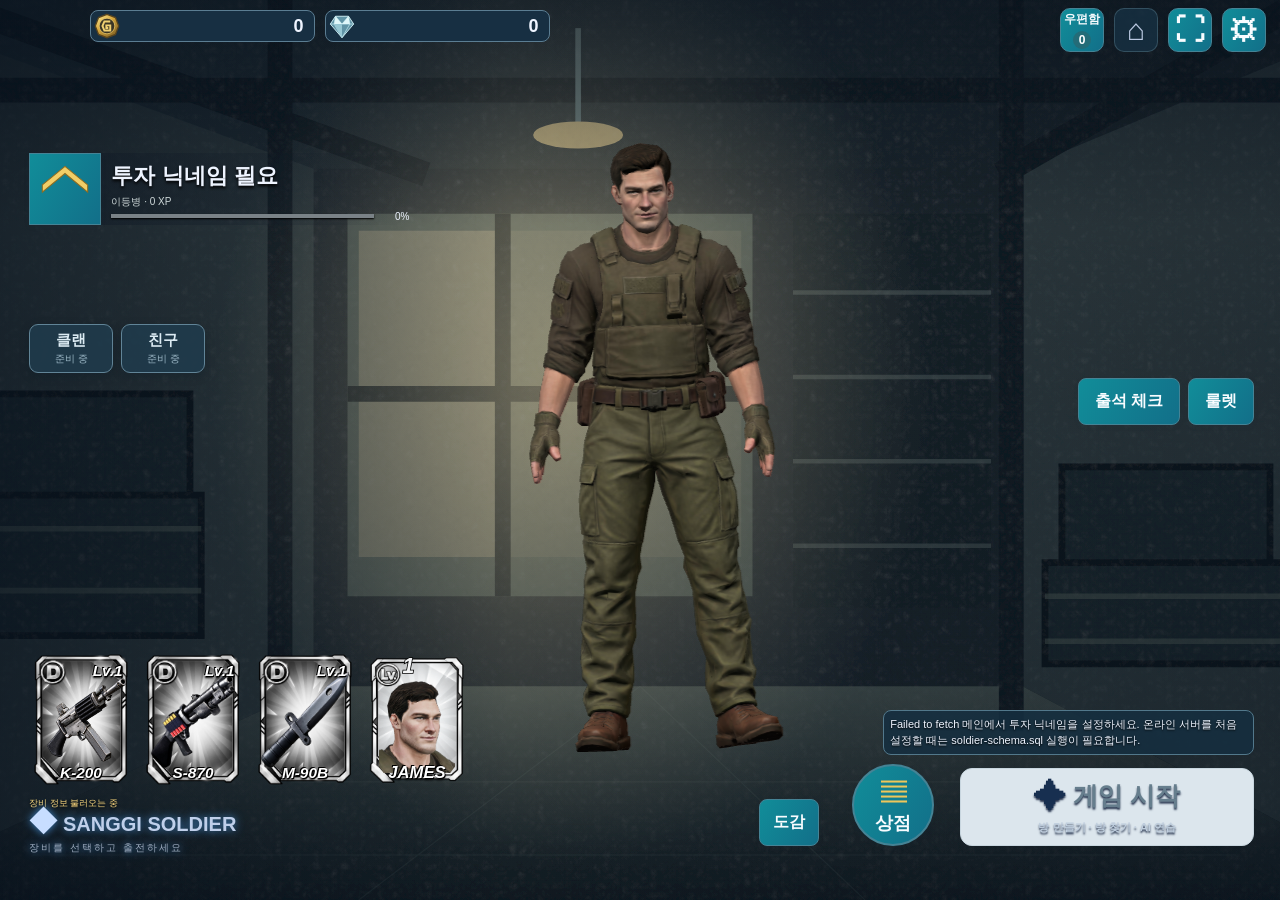
<file: sanggi-soldier.html>
<!doctype html>
<html lang="ko">
<head>
  <meta charset="utf-8">
  <meta name="viewport" content="width=device-width,initial-scale=1,viewport-fit=cover">
  <title>상기 솔져 — 3D 온라인 FPS</title>
  <link rel="preload" as="fetch" href="soldier-james.glb?v=1" crossorigin>
  <link rel="stylesheet" href="soldier.css?v=44">
</head>
<body>
  <audio id="soldier-lobby-music" src="soldier-holiday.mp3?v=2" preload="auto" loop></audio>
  <canvas id="world" aria-label="3D 캐릭터 및 게임 화면"></canvas>
  <main id="home">
    <div class="home-atmosphere" aria-hidden="true"></div>
    <canvas id="home-character" class="home-character" tabindex="0" role="img" aria-label="JAMES 관절형 3D 캐릭터. 드래그 또는 좌우 방향키로 회전"></canvas>
    <p id="character-status" class="character-rotate-hint" role="status"></p>
    <div class="currency-bar" aria-label="보유 재화">
      <div class="currency gold" aria-label="보유 골드"><svg viewBox="0 0 40 40" aria-hidden="true"><defs><linearGradient id="soldier-gold-metal" x2="0.8" y2="1"><stop stop-color="#fff2a3"/><stop offset=".45" stop-color="#d8a93d"/><stop offset="1" stop-color="#806022"/></linearGradient></defs><path d="m20 2 13 5 5 13-5 13-13 5-13-5-5-13L7 7Z" fill="url(#soldier-gold-metal)" stroke="#59451f" stroke-width="2"/><circle cx="20" cy="20" r="12" fill="#3a3525" stroke="#ffdc79"/><path d="M25 13h-9l-3 7 3 7h9v-8h-6v4h3" fill="none" stroke="#efcf72" stroke-width="3"/></svg><strong id="gold">0</strong></div>
      <div class="currency gems" aria-label="보유 보석"><svg viewBox="0 0 40 40" aria-hidden="true"><path d="M10 5h20l8 12-18 21L2 17Z" fill="#6194a6" stroke="#cbeaf0" stroke-width="1.5"/><path d="m10 5 10 12L30 5M2 17h36M10 5l-2 12 12 21 12-21-2-12" fill="none" stroke="#c9f0f4"/><path d="m10 5 10 12H8ZM30 5l2 12H20Z" fill="#e0f7fa"/><path d="m8 17 12 21V17Z" fill="#97c7d3"/></svg><strong id="gems">0</strong></div>
    </div>
    <div class="home-top-actions"><button id="mailbox-open" type="button" aria-label="우편함">우편함 <span id="mailbox-count">0</span></button><a href="index.html" aria-label="홈으로">⌂</a><button id="fullscreen-open" type="button" aria-label="전체화면" aria-pressed="false">⛶</button><button id="settings-open" type="button" aria-label="조작 설정">⚙</button></div>
    <p id="fullscreen-status" role="status"></p>
    <header class="profile">
      <button id="rank-open" class="rank-badge" type="button" aria-label="계급 및 승급 정보"><svg id="rank-badge" viewBox="0 0 64 64" role="img" aria-label="이등병 계급"></svg></button>
      <div class="profile-copy"><strong id="nickname">투자 닉네임 확인 중</strong><p id="rank">이등병 · 0 XP</p><div class="rank-meter" role="progressbar" id="rank-meter" aria-label="다음 계급 경험치" aria-valuemin="0" aria-valuemax="100" aria-valuenow="0"><span id="rank-fill"></span></div><small id="rank-percent">0%</small></div>
    </header>
    <nav class="home-social-actions" aria-label="커뮤니티">
      <button id="clan-open" type="button" disabled aria-label="클랜 · 준비 중"><span>클랜</span><small>준비 중</small></button>
      <button id="friends-open" type="button" disabled aria-label="친구 · 준비 중"><span>친구</span><small>준비 중</small></button>
    </nav>
    <section class="loadout" aria-label="무기 선택">
      <div id="primary" class="equipment-slot" aria-label="주 무기 K-200"><div class="equipment-card" data-grade="D"><img class="grade-frame" src="soldier-grade-d.webp?v=3" alt="D급"><span class="weapon-level">Lv.1</span><img class="weapon-image" src="soldier-weapon-k2.webp" alt="K-200"><span class="weapon-color-label" hidden></span><span class="weapon-name">K-200</span></div></div>
      <div id="secondary" class="equipment-slot" aria-label="보조 무기 S-870"><div class="equipment-card" data-grade="D"><img class="grade-frame" src="soldier-grade-d.webp?v=3" alt="D급"><span class="weapon-level">Lv.1</span><img class="weapon-image" src="soldier-weapon-shotgun.webp" alt="S-870"><span class="weapon-color-label" hidden></span><span class="weapon-name">S-870</span></div></div>
      <div id="melee" class="equipment-slot" aria-label="근접 무기 M-90B"><div class="equipment-card" data-grade="D"><img class="grade-frame" src="soldier-grade-d.webp?v=3" alt="D급"><span class="weapon-level">Lv.1</span><img class="weapon-image" src="soldier-weapon-stick.webp" alt="M-90B"><span class="weapon-color-label" hidden></span><span class="weapon-name">M-90B</span></div></div>
      <div id="character" class="character-card"><img class="character-background" src="soldier-character-frame.webp?v=1" alt="" aria-hidden="true"><img class="character-portrait" src="soldier-character-james-cutout.webp?v=1" alt="JAMES"><span class="character-name">JAMES</span><span class="character-level" aria-label="레벨 1">1</span></div>
      <p id="equipment-status" role="status">장비 정보 불러오는 중</p>
      <p id="weapon-set-effect" class="home-set-effect" hidden></p>
    </section>
    <div class="home-bottom-mark"><span>◆</span> SANGGI SOLDIER <small>장비를 선택하고 출전하세요</small></div>
    <button id="play-open" class="play-button" type="button" disabled><span aria-hidden="true">✦</span> 게임 시작 <small>방 만들기 · 방 찾기 · AI 연습</small></button>
    <button id="shop-open" type="button"><span aria-hidden="true">▤</span> 상점</button>
    <button id="codex-open" type="button">도감</button>
    <nav class="home-reward-actions" aria-label="일일 보상"><button id="attendance-open" type="button">출석 체크</button><button id="roulette-open" type="button">룰렛</button></nav>
    <p id="home-status" class="home-status" role="status">투자 닉네임으로 접속합니다.</p>
  </main>
  <section id="hud" hidden aria-label="게임 조작">
    <div class="match-info panel"><strong id="match-name"></strong><div id="health">HP 100</div><div id="score"></div><div id="timer"></div></div>
    <button id="leave" type="button">나가기</button>
    <button id="game-settings-open" type="button">설정</button>
    <div id="crosshair" aria-hidden="true">+</div>
    <div id="scope" hidden aria-hidden="true"></div>
    <div id="weapon-buttons" class="control weapons" aria-label="무기 교체">
      <button data-slot="primary" type="button">1 주 무기</button><button data-slot="secondary" type="button">2 보조</button><button data-slot="melee" type="button">3 칼</button>
    </div>
    <button id="fire" class="control round" type="button" aria-label="발사 / 스나이퍼는 누르는 동안 조준, 떼면 발사">발사</button>
    <button id="jump" class="control round" type="button">점프</button>
    <button id="crouch" class="control round" type="button" aria-pressed="false">앉기</button>
    <button id="reload" class="control" type="button">장전</button>
    <div id="joystick" class="control" aria-label="이동 조이스틱"><span></span></div>
    <p id="ammo" class="ammo panel"></p>
    <p id="game-status" class="game-status panel" role="status"></p>
    <p class="desktop-help">WASD 이동 · 마우스 시점 · 클릭 발사 · 1/2/3 교체 · R 장전 · Space 점프 · C 앉기 · Esc 마우스 해제</p>
    <button id="capture-mouse" type="button">화면 클릭: 마우스 조준</button>
  </section>
  <dialog id="play-dialog">
    <h2>게임 시작</h2><button class="close" data-close type="button" aria-label="닫기">×</button>
    <p>AI 연습 또는 최대 8명의 온라인 자유 대전 · 경기 시간 3분</p>
    <button id="ai-start" type="button">AI와 게임 (연습)</button>
    <form id="create-form"><label>방 이름 <input id="room-name" maxlength="30" required value="상기 솔져 방"></label><button type="submit">방 만들기</button></form>
    <button id="find-rooms" type="button">방 찾기 / 새로고침</button>
    <div id="room-list"></div><p id="play-status" role="status"></p>
  </dialog>
  <dialog id="lobby">
    <h2 id="lobby-name">대기실</h2><p>방장은 2명 이상 모이면 시작할 수 있습니다.</p>
    <ul id="lobby-players"></ul><button id="room-start" type="button">경기 시작</button><button id="room-leave" type="button">방 나가기</button>
    <p id="lobby-status" role="status"></p>
  </dialog>
  <dialog id="settings">
    <h2>조작 설정</h2><button class="close" data-close type="button" aria-label="닫기">×</button>
    <section class="soldier-music-controls" aria-labelledby="soldier-music-title">
      <h3 id="soldier-music-title">배경음악</h3>
      <button id="soldier-music-toggle" type="button" aria-pressed="true">음악 켜짐</button>
      <label for="soldier-music-volume">음량 <output id="soldier-music-volume-label" for="soldier-music-volume">25%</output></label>
      <input id="soldier-music-volume" type="range" min="0" max="100" step="1" value="25" aria-label="솔져 배경음악 음량" aria-valuetext="25%">
      <span id="soldier-music-status" role="status"></span>
    </section>
    <label class="check"><input id="auto-fire" type="checkbox"> 상대에게 조준하면 자동 발사 (스나이퍼·칼 제외)</label>
    <label>시점 감도 <input id="sensitivity" type="range" min="0.3" max="2" step="0.1" value="1"></label>
    <p>게임 버튼의 위치는 화면 전체의 백분율입니다. 모바일은 가로 화면을 사용하세요.</p>
    <div id="control-settings"></div><button id="settings-reset" type="button">조작 위치 초기화</button>
    <p id="settings-status" role="status"></p>
  </dialog>
  <dialog id="rank-dialog"><h2>계급 정보</h2><button class="close" data-close type="button" aria-label="닫기">×</button><p id="rank-detail"></p><p id="rank-next"></p><p id="rank-wins"></p><p>온라인 처치당 20 XP, 단독 1위 승리 시 추가 100 XP. 승급에 필요한 경험치는 단계마다 약 1.5배 증가합니다. AI 연습과 공동 1위는 승리 보너스에 반영되지 않습니다.</p></dialog>
  <dialog id="result"><h2>경기 종료</h2><div id="result-scores"></div><p>온라인 처치당 20 XP · 단독 1위 승리 보너스 100 XP · AI 연습은 계급에 반영되지 않습니다.</p><button id="result-close" type="button">홈으로</button></dialog>
  <div id="rotate" role="status">휴대폰을 가로로 돌려 주세요.<br>상기 솔져는 가로 화면으로 플레이합니다.</div>
  <dialog id="roulette-dialog" class="soldier-feature-dialog" aria-labelledby="roulette-title">
    <header><h2 id="roulette-title">룰렛</h2><button data-daily-close type="button" aria-label="닫기">×</button></header>
    <p id="roulette-free">보상 정보를 불러오는 중…</p>
    <div class="roulette-stage"><div id="roulette-wheel"></div><span class="roulette-pointer" aria-hidden="true">▼</span></div>
    <button id="roulette-spin" type="button" disabled>룰렛 돌리기</button>
    <p>매일 한국 시간 자정에 무료 3회 갱신 · 보상은 우편함으로 전달됩니다.</p>
    <details open><summary>전체 상품과 확률 (판의 크기와 당첨 확률은 다릅니다)</summary><ul id="roulette-prizes"></ul></details>
    <p role="status"></p>
  </dialog>
  <dialog id="attendance-dialog" class="soldier-feature-dialog" aria-labelledby="attendance-title">
    <header><h2 id="attendance-title">출석 체크</h2><button data-daily-close type="button" aria-label="닫기">×</button></header>
    <p id="attendance-summary"></p><div id="attendance-choices"></div><div id="attendance-grid"></div>
    <p>20개 보상을 순서대로 받습니다. 선택한 보상표는 완료할 때까지 유지되며, 마지막 보상을 받은 다음날 자정부터 새 표를 선택할 수 있습니다.</p>
    <button id="attendance-claim" type="button" disabled>오늘 출석 보상 받기</button><p role="status"></p>
  </dialog>
  <dialog id="mailbox-dialog" class="soldier-feature-dialog" aria-labelledby="mailbox-title">
    <header><h2 id="mailbox-title">우편함</h2><button data-daily-close type="button" aria-label="닫기">×</button></header>
    <p>출석 체크와 룰렛 보상 · 상자를 받으면 즉시 개봉됩니다. 인벤토리 공간이 부족하면 우편이 유지됩니다.</p>
    <div id="mailbox-list"></div><p role="status"></p>
  </dialog>
  <dialog id="reward-notice-dialog" aria-labelledby="reward-notice-title">
    <h2 id="reward-notice-title">보상 안내</h2><p id="reward-notice-message"></p><form method="dialog"><button type="submit">확인</button></form>
  </dialog>
  <dialog id="codex-dialog" class="soldier-feature-dialog" aria-labelledby="codex-title">
    <header><h2 id="codex-title">도감</h2><button id="codex-close" type="button" aria-label="닫기">×</button></header>
    <nav role="tablist" aria-label="도감 분류"><button type="button" role="tab" aria-selected="true" data-codex-category="primary">주무기</button><button type="button" role="tab" data-codex-category="secondary">보조무기</button><button type="button" role="tab" data-codex-category="melee">근접무기</button><button type="button" role="tab" data-codex-category="character">캐릭터</button></nav>
    <div class="codex-filters"><label>등급 <select id="codex-grade"></select></label><label>색상 <select id="codex-color"></select></label><label>레벨 <input id="codex-level" type="number" min="1" max="7" value="1"></label></div>
    <div class="codex-body"><div id="codex-items"></div><section id="codex-detail"></section></div>
  </dialog>
  <audio id="soldier-roulette-music" src="soldier-roulette.mp3?v=1" loop preload="none"></audio>
  <script src="soldier-music.js?v=3" defer></script>
  <dialog id="equipment-dialog" aria-label="장비 인벤토리">
    <header class="inventory-topbar"><button id="equipment-back" type="button" aria-label="홈으로 돌아가기">↶</button><div id="inventory-wallet" aria-label="보유 재화"></div><span>SANGGI SOLDIER</span></header>
    <div class="inventory-tabs" role="tablist" aria-label="장비 분류">
      <button id="tab-primary" type="button" role="tab" data-equipment-tab="primary" aria-controls="equipment-panel">주무기</button>
      <button id="tab-secondary" type="button" role="tab" data-equipment-tab="secondary" aria-controls="equipment-panel">보조무기</button>
      <button id="tab-melee" type="button" role="tab" data-equipment-tab="melee" aria-controls="equipment-panel">근접무기</button>
      <button id="tab-character" type="button" role="tab" data-equipment-tab="character" aria-controls="equipment-panel">캐릭터</button>
      <button id="inventory-shop" type="button">상점</button>
    </div>
    <section id="equipment-panel" role="tabpanel" tabindex="0">
      <div class="inventory-details">
        <section class="inventory-equipped"><h2><span>현재 장착된 장비</span><span id="inventory-level"></span><span id="inventory-progress" class="weapon-material-meter"><progress id="inventory-progress-value" max="100" value="0" aria-label="현재 장착된 무기 강화 진행률"></progress><span id="inventory-progress-percent">0%</span></span></h2><div id="inventory-current"></div><p id="inventory-set-effect" class="inventory-set-effect"></p></section>
        <section id="inventory-comparison" class="inventory-comparison" aria-label="장비 비교"><p>비교할 장비를 선택해 주세요</p></section>
      </div>
      <section class="inventory-list-panel" aria-label="보유 장비">
        <header><strong id="inventory-count"></strong><h2>PVP 인벤토리</h2><button id="inventory-sort" type="button">등급순 정렬</button><button type="button" disabled title="분해는 S급 무기 상세 화면에서 가능합니다.">분해</button><button id="inventory-sell" type="button">판매</button></header>
        <div id="inventory-items"></div>
      </section>
      <p id="inventory-status" role="status">판매 버튼에서 미장착 무기를 선택해 100골드에 판매할 수 있습니다. 캐릭터 장착 시 3D 모델도 변경됩니다.</p>
    </section>
  </dialog>
  <dialog id="shop-dialog" aria-label="솔져 상점">
    <header class="inventory-topbar"><button id="shop-back" type="button" aria-label="상점 닫기">↶</button><div class="shop-wallet"><span aria-label="골드">⬡ <strong id="shop-gold">0</strong></span><span aria-label="보석">◆ <strong id="shop-gems">0</strong></span></div></header>
    <div class="shop-tabs" role="tablist" aria-label="상점 분류">
      <button id="shop-tab-supply" type="button" role="tab" data-shop-tab="supply" aria-controls="shop-products">보급함</button>
      <button id="shop-tab-character" type="button" role="tab" data-shop-tab="character" aria-controls="shop-products">캐릭터</button>
      <button id="shop-tab-grenade" type="button" role="tab" data-shop-tab="grenade" aria-controls="shop-products">수류탄</button>
      <button id="shop-tab-convenience" type="button" role="tab" data-shop-tab="convenience" aria-controls="shop-products">편의</button>
      <button id="shop-tab-gold" type="button" role="tab" data-shop-tab="gold" aria-controls="shop-products">골드</button>
      <button id="shop-tab-gems" type="button" role="tab" data-shop-tab="gems" aria-controls="shop-products">보석</button>
    </div>
    <section id="shop-products" role="tabpanel"></section>
    <p class="shop-notice">무기는 인벤토리에서 장착·강화하거나, 장착 해제 후 100골드에 판매할 수 있습니다. 보급함은 지급 인벤토리 공간이 부족하면 구매할 수 없습니다.</p>
    <p id="shop-status" role="status"></p>
  </dialog>
  <dialog id="shop-confirm-dialog" aria-labelledby="shop-confirm-title" aria-describedby="shop-confirm-description">
    <h2 id="shop-confirm-title">캐릭터 구매 확인</h2>
    <img id="shop-confirm-image" alt="">
    <p id="shop-confirm-description"><strong id="shop-confirm-name"></strong>을 <strong id="shop-confirm-price"></strong>으로 구매하시겠습니까?</p>
    <form method="dialog" class="shop-confirm-actions">
      <button id="shop-confirm-cancel" type="submit" value="cancel">취소</button>
      <button id="shop-confirm-buy" type="submit" value="buy">구매</button>
    </form>
  </dialog>
  <script type="module" src="soldier.js?v=68"></script>
</body>
</html>
</file>
<file: style.css>
@import url('https://fonts.googleapis.com/css2?family=DM+Mono:wght@400;500&family=Space+Grotesk:wght@400;500;600;700&display=swap');

:root {
  --paper: #f1eee7;
  --ink: #171717;
  --acid: #d9ff36;
  --orange: #ff5b36;
  --line: rgba(23, 23, 23, .2);
  --mono: "DM Mono", "Courier New", monospace;
  --sans: "Space Grotesk", "Arial", sans-serif;
}

* { box-sizing: border-box; }
html { scroll-behavior: smooth; }
body {
  margin: 0;
  color: var(--ink);
  background: var(--paper);
  font-family: var(--sans);
  overflow-x: hidden;
}
a { color: inherit; text-decoration: none; }
button { color: inherit; font: inherit; }

.noise {
  position: fixed;
  inset: 0;
  pointer-events: none;
  opacity: .05;
  z-index: 10;
  background-image: url("data:image/svg+xml,%3Csvg viewBox='0 0 180 180' xmlns='http://www.w3.org/2000/svg'%3E%3Cfilter id='n'%3E%3CfeTurbulence type='fractalNoise' baseFrequency='.8' numOctaves='4' stitchTiles='stitch'/%3E%3C/filter%3E%3Crect width='100%25' height='100%25' filter='url(%23n)' opacity='.8'/%3E%3C/svg%3E");
}
.wrap { width: min(1240px, calc(100% - 48px)); margin: auto; }
.eyebrow {
  display: flex; justify-content: space-between; align-items: center;
  font: 500 11px var(--mono); letter-spacing: .08em; text-transform: uppercase;
}
.menu-toggle {
 position: fixed; top: 23px; left: max(18px, calc((100% - 1340px) / 2)); z-index: 30;
 display: inline-flex; width: 28px; height: 24px; padding: 3px 0;
 flex-direction: column; justify-content: space-between;
 border: 0; background: transparent; cursor: pointer;
}
.menu-toggle span { display: block; width: 100%; height: 2px; background: var(--ink); transition: transform .2s, opacity .2s; }
.menu-toggle:hover span { background: var(--orange); }
header {
  position: absolute; top: 0; left: 0; width: 100%; z-index: 3;
  padding: 23px 0; border-bottom: 1px solid var(--line);
}
.brand { font-size: 19px; font-weight: 700; letter-spacing: -.08em; }
nav { display: flex; gap: 27px; align-items: center; font: 11px var(--mono); text-transform: uppercase; }
nav a { transition: opacity .2s; }
nav a:hover { opacity: .5; }
.notification-toggle { border: 1px solid var(--ink); padding: 5px 8px; background: transparent; cursor: pointer; font: 10px var(--mono); text-transform: uppercase; }
.notification-toggle:hover { background: var(--ink); color: var(--acid); }
.notification-toggle.is-enabled { background: var(--ink); color: var(--acid); }
.notification-toggle.is-blocked { opacity: .55; }
.account-button { display: inline-grid; min-width: 72px; border: 1px solid var(--ink); padding: 4px 7px; background: transparent; color: var(--ink); cursor: pointer; font: 10px/1.2 var(--mono); white-space: nowrap; }
.account-name, .account-logout { display: block; overflow: hidden; text-overflow: ellipsis; }
.account-logout { margin-top: 2px; color: var(--orange); font-size: 9px; }
.account-button:hover { background: var(--ink); color: var(--acid); }
.bag-button { border: 1px solid var(--ink); padding: 5px 8px; background: transparent; color: var(--ink); cursor: pointer; font: 10px var(--mono); white-space: nowrap; }
.bag-button:hover { background: var(--ink); color: var(--acid); }
.bag-button span { display: inline-block; min-width: 12px; margin-left: 3px; color: var(--orange); }
.message-button { border: 1px solid var(--ink); padding: 5px 8px; background: transparent; color: var(--ink); cursor: pointer; font: 10px var(--mono); white-space: nowrap; }
.message-button:hover { background: var(--ink); color: var(--acid); }
.message-button span { display: inline-block; min-width: 12px; margin-left: 3px; color: var(--orange); }
.message-backdrop { position: fixed; inset: 0; z-index: 50; background: rgba(23,23,23,.35); }
.message-modal { position: fixed; top: 50%; left: 50%; z-index: 51; width: min(500px, calc(100% - 30px)); max-height: 80vh; overflow: auto; transform: translate(-50%, -50%); padding: 28px; background: var(--paper); box-shadow: 8px 8px 0 var(--ink); }
.message-modal h2 { margin: 0 0 6px; font-size: 34px; }
.message-subtitle { margin: 0 0 18px; color: #666; font: 10px var(--mono); letter-spacing: .08em; }
.message-list { display: grid; gap: 8px; }
.message-card { border: 1px solid var(--ink); padding: 12px; background: #fff; font: 11px/1.55 var(--mono); }
.message-sender { display: block; color: var(--orange); font-weight: 700; }
.message-body { margin: 4px 0 0; white-space: pre-wrap; }
.message-card time { display: block; margin-top: 7px; color: #777; font-size: 9px; }
.message-pagination { display: flex; justify-content: center; align-items: center; gap: 8px; margin-top: 15px; }
.message-page-button { border: 1px solid var(--ink); padding: 6px 8px; background: transparent; color: var(--ink); cursor: pointer; font: 9px var(--mono); }
.message-page-button:hover:not(:disabled) { background: var(--ink); color: var(--acid); }
.message-page-button:disabled { cursor: not-allowed; opacity: .35; }
.message-page-number { min-width: 32px; text-align: center; font: 10px var(--mono); }
.bag-backdrop { position: fixed; inset: 0; z-index: 50; background: rgba(23,23,23,.35); }
.bag-modal { position: fixed; top: 50%; left: 50%; z-index: 51; width: min(560px, calc(100% - 30px)); max-height: 85vh; overflow: auto; transform: translate(-50%, -50%); padding: 28px; background: #e6e6e6; box-shadow: 8px 8px 0 var(--ink); }
.bag-modal h2 { margin: 0 0 8px; font-size: 34px; }
.bag-subtitle { margin: -2px 0 12px !important; color: #666; letter-spacing: .08em; }
.bag-modal > p { font: 11px/1.5 var(--mono); }
.bag-items { display: grid; grid-template-columns: repeat(9, minmax(0, 1fr)); gap: 5px; margin: 20px 0; padding: 8px; border: 3px solid #6e6e6e; background: #b9b9b9; box-shadow: inset 2px 2px 0 #fff, inset -2px -2px 0 #555; }
.bag-slot { position: relative; aspect-ratio: 1; min-width: 0; border: 2px solid #777; background: #8f8f8f; box-shadow: inset 2px 2px 0 #555, inset -2px -2px 0 #d5d5d5; color: var(--ink); cursor: pointer; }
.bag-slot:hover, .bag-slot.is-selected { background: #c4c4c4; outline: 2px solid var(--acid); outline-offset: -4px; }
.bag-slot.is-passive { cursor: default; }
.bag-slot.is-passive:hover { background: #8f8f8f; outline: 0; }
.bag-slot:disabled { cursor: not-allowed; opacity: .55; }
.bag-slot-icon { position: absolute; inset: 18% 18% 24%; display: grid; place-items: center; font-size: clamp(18px, 5vw, 30px); filter: drop-shadow(2px 2px 0 rgba(0,0,0,.35)); }
.bag-slot-icon svg { width: 100%; height: 100%; }
.bag-slot-icon img { width: 100%; height: 100%; object-fit: contain; }
.bag-cash-box-icon { display: grid; width: 100%; height: 100%; place-items: center; background: #d9ff36; color: #171717; font: 700 28px var(--mono); }
.bag-cash-box-weird { background: #ff5b36; color: #fff; }
.bag-slot-count { position: absolute; right: 4px; bottom: 1px; color: #fff; text-shadow: 2px 2px #222; font: 700 14px var(--mono); }
.bag-slot-name { position: absolute; left: 50%; bottom: -24px; z-index: 2; display: none; width: max-content; max-width: 150px; transform: translateX(-50%); padding: 4px 6px; background: #222; color: #fff; font: 9px var(--mono); }
.bag-slot:hover .bag-slot-name { display: block; }
.bag-item-empty { grid-column: 1 / -1; padding: 18px; text-align: center; font: 10px var(--mono); }
.bag-target-label select { border: 1px solid var(--ink); padding: 7px; background: transparent; color: var(--ink); cursor: pointer; font: 10px var(--mono); }
.bag-target-label { display: grid; gap: 6px; font: 10px var(--mono); }
.bag-nickname-label { display: grid; gap: 6px; grid-column: 1 / -1; font: 10px var(--mono); }
.bag-nickname-label[hidden], .bag-letter-label[hidden] { display: none !important; }
.bag-nickname-label input { border: 1px solid var(--ink); padding: 8px; background: #fff; color: var(--ink); font: 11px var(--mono); }
.bag-letter-label { display: grid; gap: 6px; grid-column: 1 / -1; font: 10px var(--mono); }
.bag-letter-label textarea { border: 1px solid var(--ink); padding: 8px; background: #fff; color: var(--ink); font: 11px/1.5 var(--mono); resize: vertical; }
.bag-use-panel { display: grid; grid-template-columns: 64px 1fr; gap: 12px; margin-top: 28px; padding: 14px; border: 2px solid var(--ink); background: #fff; }
.bag-use-panel[hidden] { display: none !important; }
.bag-use-icon { width: 64px; height: 64px; display: grid; place-items: center; border: 2px solid #777; background: #999; }
.bag-use-icon svg { width: 48px; height: 48px; }
.bag-use-icon img { width: 60px; height: 60px; object-fit: contain; }
.bag-use-copy strong { font-size: 16px; }
.bag-use-copy p { margin: 6px 0 0; font: 10px/1.5 var(--mono); }
.bag-use-panel .bag-target-label { grid-column: 1 / -1; }
.bag-use-button { grid-column: 1 / -1; border: 1px solid var(--ink); padding: 10px; background: var(--ink); color: var(--paper); cursor: pointer; font: 11px var(--mono); }
.bag-use-button:hover { background: var(--orange); color: var(--ink); }
.bag-use-button:disabled { cursor: wait; opacity: .5; }
.bag-discard-label { display: grid; gap: 6px; grid-column: 1 / -1; font: 10px var(--mono); }
.bag-discard-label input { border: 1px solid var(--ink); padding: 8px; background: #fff; color: var(--ink); font: 11px var(--mono); }
.bag-discard-button { grid-column: 1 / -1; border: 1px solid #a32626; padding: 10px; background: #fff; color: #a32626; cursor: pointer; font: 11px var(--mono); }
.bag-discard-button:hover { background: #a32626; color: #fff; }
.bag-discard-button:disabled { cursor: wait; opacity: .5; }
.bag-status { min-height: 18px; color: var(--orange); }
.bag-open-all-button { grid-column: 1 / -1; border: 1px solid var(--ink); padding: 10px; background: var(--orange); color: var(--ink); cursor: pointer; font: 11px var(--mono); }
.bag-open-all-button:hover { background: var(--ink); color: var(--paper); }
.bag-open-all-button[hidden] { display: none; }
.bag-open-log { margin-top: 10px; padding: 12px; border: 2px solid var(--ink); background: #fff; color: var(--ink); font: 11px var(--mono); }
.bag-open-log[hidden] { display: none; }
.bag-open-log p { margin: 6px 0; line-height: 1.6; white-space: pre-line; }
.bag-open-log ol { max-height: 220px; margin: 8px 0 0; padding-left: 28px; overflow-y: auto; line-height: 1.7; }
.bag-open-log li.is-up { color: #1d7a32; }
.bag-open-log li.is-down { color: #a32626; }
.shop-page { min-height: 100vh; padding: 38px 24px 70px; background: #fff; color: var(--ink); }
.shop-shell { width: min(1120px, 100%); margin: 0 auto; }
.shop-top { display: flex; justify-content: space-between; gap: 20px; align-items: center; border-bottom: 2px solid var(--ink); padding-bottom: 18px; }
.shop-top h1 { margin: 0; font-size: clamp(42px, 9vw, 100px); letter-spacing: -.1em; line-height: .8; }
.shop-back { font: 11px var(--mono); text-decoration: underline; }
.shop-intro { display: flex; justify-content: space-between; gap: 30px; margin: 48px 0 28px; }
.shop-intro p { max-width: 300px; margin: 0; font: 12px/1.7 var(--mono); }
.shop-balance { border: 1px solid var(--ink); padding: 12px; font: 11px var(--mono); }
.shop-tabs { display: flex; flex-wrap: wrap; gap: 8px; margin: 34px 0 18px; }
.shop-tab { border: 1px solid var(--ink); padding: 9px 15px; background: #fff; color: var(--ink); cursor: pointer; font: 11px var(--mono); }
.shop-tab:hover, .shop-tab.is-active { background: var(--ink); color: #fff; }
.shop-products[hidden] { display: none; }
.shop-box-icon { display: grid; width: 92px; height: 92px; place-items: center; margin-bottom: 20px; border: 3px solid var(--ink); background: #ff5b36; color: #fff; font: 64px/1 var(--mono); transform: rotate(7deg); }
.shop-box-icon-gamble { background: #d9ff36; color: var(--ink); }
.bag-cash-box-gamble { background: #d9ff36; color: var(--ink); }
.shop-products { display: grid; grid-template-columns: repeat(3, 1fr); gap: 18px; }
.shop-card { display: flex; min-height: 300px; flex-direction: column; justify-content: space-between; border: 1px solid var(--ink); padding: 18px; background: #fff; box-shadow: 6px 6px 0 var(--ink); }
.shop-icon { width: 92px; height: 92px; margin-bottom: 20px; }
.shop-potion-icon { display: block; width: 92px; height: 92px; margin-bottom: 20px; }
.shop-card h2 { margin: 0; font-size: 25px; letter-spacing: -.07em; }
.shop-card p { margin: 8px 0 20px; font: 11px/1.5 var(--mono); }
.shop-card-status { min-height: 32px; margin: -8px 0 14px !important; color: var(--orange); font: 10px/1.45 var(--mono) !important; }
.shop-price { font: 16px var(--mono); }
.shop-buy { width: 100%; margin-top: 16px; border: 1px solid var(--ink); padding: 11px; background: var(--ink); color: #fff; cursor: pointer; font: 11px var(--mono); }
.shop-buy:hover { background: var(--orange); color: var(--ink); }
.shop-buy:disabled { cursor: wait; opacity: .45; }
.shop-purchase-controls { display: grid; grid-template-columns: 1fr auto; gap: 6px; margin-top: 10px; }
.shop-quantity { min-width: 0; border: 1px solid var(--ink); padding: 9px; background: #fff; color: var(--ink); font: 11px var(--mono); }
.shop-max { border: 1px solid var(--ink); padding: 9px; background: var(--paper); color: var(--ink); cursor: pointer; font: 10px var(--mono); }
.shop-purchase-controls .shop-buy { grid-column: 1 / -1; margin-top: 0; }
.shop-modal-quantity-label { display: grid; gap: 7px; margin: 18px 0 8px; font: 10px var(--mono); }
.shop-modal-quantity-label input { border: 1px solid var(--ink); padding: 11px; background: #fff; color: var(--ink); font: 15px var(--mono); }
.shop-modal-max { width: 100%; margin-bottom: 18px; border: 1px solid var(--ink); padding: 9px; background: transparent; color: var(--ink); cursor: pointer; font: 10px var(--mono); }
.shop-status { min-height: 18px; margin-top: 28px; color: var(--orange); font: 11px var(--mono); }

.records-page { min-height: 100vh; padding: 42px 24px 80px; background: var(--paper); }
.records-shell { width: min(980px, 100%); margin: 0 auto; }
.records-header { display: flex; justify-content: space-between; gap: 24px; align-items: flex-end; padding-bottom: 28px; border-bottom: 2px solid var(--ink); }
.records-header h1 { margin: 28px 0 12px; font-size: clamp(58px, 12vw, 130px); line-height: .8; letter-spacing: -.12em; }
.records-header p:not(.eyebrow) { margin: 0; font: 11px/1.6 var(--mono); }
.records-back { font: 11px var(--mono); text-decoration: underline; white-space: nowrap; }
.records-toolbar { display: flex; justify-content: space-between; gap: 18px; align-items: center; margin: 34px 0 18px; }
.records-toolbar strong { display: block; font: 700 16px var(--mono); }
.records-toolbar span { display: block; margin-top: 5px; color: #777; font: 10px var(--mono); }
.records-toolbar-actions, .records-admin-actions { display: flex; gap: 8px; }
.records-button { border: 1px solid var(--ink); padding: 10px 13px; background: transparent; cursor: pointer; font: 10px var(--mono); }
.records-button:hover, .records-actions button:hover, .record-comment-actions button:hover { background: var(--ink); color: var(--acid); }
.records-button-dark { background: var(--ink); color: var(--paper); }
.records-notices, .records-list { display: grid; gap: 14px; }
.record-notice { display: flex; justify-content: space-between; gap: 18px; padding: 18px; border: 2px solid var(--orange); background: #fff; box-shadow: 5px 5px 0 var(--orange); }
.record-notice strong { color: var(--orange); font: 10px var(--mono); }
.record-notice h2 { margin: 7px 0; font-size: 22px; }
.record-notice p, .record-body { margin: 0; white-space: pre-wrap; font: 11px/1.65 var(--mono); }
.record-notice time, .record-card-head time, .record-comment time { color: #777; font: 9px var(--mono); }
.record-notice time { display: block; margin-top: 12px; }
.record-card { padding: 20px; border: 1px solid var(--ink); background: #fff; box-shadow: 6px 6px 0 var(--ink); }
.record-card-head { display: flex; justify-content: space-between; gap: 18px; align-items: flex-start; }
.record-number { color: var(--orange); font: 10px var(--mono); }
.record-card h2 { margin: 7px 0 0; font-size: 28px; letter-spacing: -.06em; }
.record-author { margin: 13px 0; color: #666; font: 10px var(--mono); }
.record-author em { color: var(--orange); font-style: normal; }
.record-body { min-height: 30px; }
.record-card-footer { display: flex; justify-content: space-between; gap: 16px; align-items: center; margin-top: 22px; padding-top: 12px; border-top: 1px solid var(--line); color: #666; font: 9px var(--mono); }
.record-actions { display: flex; flex-wrap: wrap; gap: 5px; }
.record-actions button, .record-comment-actions button { border: 1px solid var(--ink); padding: 5px 7px; background: transparent; cursor: pointer; font: 9px var(--mono); }
.record-comments { display: grid; gap: 8px; margin-top: 14px; }
.record-comment { margin-left: 0; padding: 10px 12px; border-left: 3px solid var(--ink); background: #f5f5f2; }
.record-comment.is-reply { margin-left: 24px; border-left-color: var(--orange); }
.record-comment > div:first-child { display: flex; gap: 9px; align-items: baseline; }
.record-comment strong { font: 10px var(--mono); }
.record-comment p { margin: 7px 0; white-space: pre-wrap; font: 10px/1.5 var(--mono); }
.record-comment-actions { justify-content: flex-end; }
.record-no-comments, .records-empty { padding: 26px; color: #777; text-align: center; font: 10px var(--mono); }
.records-status, .records-form-status { min-height: 18px; color: var(--orange); font: 10px/1.5 var(--mono); }
.records-backdrop { position: fixed; inset: 0; z-index: 90; background: rgba(23,23,23,.4); }
.records-modal { position: fixed; top: 50%; left: 50%; z-index: 91; width: min(520px, calc(100% - 30px)); max-height: 88vh; overflow: auto; transform: translate(-50%, -50%); padding: 28px; background: var(--paper); box-shadow: 8px 8px 0 var(--ink); }
.records-modal[hidden], .records-backdrop[hidden] { display: none !important; }
.records-modal h2 { margin: 0 0 18px; font-size: 32px; }
.records-modal-close { position: absolute; top: 12px; right: 15px; border: 0; background: transparent; cursor: pointer; font: 27px/1 var(--mono); }
.records-modal form { display: grid; gap: 12px; }
.records-modal label[hidden] { display: none !important; }
.records-modal label { display: grid; gap: 6px; font: 10px var(--mono); }
.records-modal input, .records-modal textarea { width: 100%; border: 1px solid var(--ink); padding: 10px; background: #fff; color: var(--ink); font: 11px/1.5 var(--mono); }
.records-submit { border: 1px solid var(--ink); padding: 11px; background: var(--ink); color: var(--paper); cursor: pointer; font: 10px var(--mono); }
.records-submit:hover { background: var(--orange); color: var(--ink); }
.records-page.records-writing .records-shell > :not(.records-site-header) { display: none; }
.records-page.records-writing .records-site-header { margin-bottom: 0; }
.records-page.records-writing .records-compose-page { display: block; }
.records-compose-page { position: static; width: min(760px, calc(100% - 32px)); max-height: none; margin: 0 auto; transform: none; padding: 54px 0 80px; background: transparent; box-shadow: none; }
.records-compose-page[hidden] { display: none !important; }
.records-page.records-detailing .records-shell { display: none; }
.records-detail-page[hidden] { display: none !important; }
.records-detail-page { width: min(760px, calc(100% - 16px)); margin: 0 auto; padding: 20px 0 50px; }
.records-detail-head { display: flex; justify-content: space-between; align-items: center; margin-bottom: 12px; color: #888; font: 10px var(--sans); }
.records-detail-card { border: 1px solid #d8dce4; background: #fff; }
.records-detail-meta { display: flex; gap: 12px; padding: 12px 16px; border-bottom: 1px solid #e5e5e5; color: #888; font: 10px var(--sans); }
.records-detail-meta strong { color: #444; }
.records-detail-card h1 { margin: 0; padding: 18px 16px 10px; color: #333; font: 700 21px var(--sans); }
.records-detail-body { min-height: 180px; padding: 10px 16px 24px; color: #444; white-space: pre-wrap; font: 12px/1.8 var(--sans); }
.records-detail-card > .records-row-actions { border-top: 1px solid #e5e5e5; }
.records-page.records-detailing { background: #fff; }
.records-detail-page { width: calc(100% - 32px); max-width: none; min-height: 100vh; padding: 16px 0 50px; }
.records-detail-card .records-poll { margin: 8px 16px 16px; }
.records-row-empty { background: #fff; }
.records-board .records-row { border-bottom: 1px solid #d9dde5; }
.records-board .records-row:nth-child(even) { background: #fafbfd; }
.records-post-group:nth-child(even) .records-row { background: #fafbfd; }
.records-post-group { cursor: pointer; }
.records-post-group:hover .records-row { background: #eef3fb; }
.records-pagination { display: flex; }
.records-notice-compose-page[hidden] { display: none !important; }
.records-compose-page h2 { margin: 0 0 8px; color: #3b5f9e; font: 700 28px var(--sans); }
.records-compose-help { margin: 0 0 28px; color: #888; font: 11px var(--sans); }
.records-compose-back { border: 0; margin-bottom: 28px; padding: 0; background: transparent; color: #5578b5; cursor: pointer; font: 11px var(--sans); }
.records-compose-back:hover { color: #3b5f9e; text-decoration: underline; }
.records-compose-page form { padding: 24px; border: 1px solid #d8dce4; background: #fff; box-shadow: 0 4px 14px rgba(55, 74, 107, .08); }
.records-compose-page label { color: #555; font: 11px var(--sans); }
.records-compose-page input, .records-compose-page textarea { border-color: #cfd5df; border-radius: 2px; color: #333; font: 12px/1.6 var(--sans); }
.records-compose-page textarea { min-height: 280px; resize: vertical; }
.records-compose-actions { display: flex; justify-content: flex-end; gap: 7px; margin-top: 8px; }
.records-compose-actions button { min-width: 84px; }
.records-cancel { border: 1px solid #c5cbd5; padding: 11px; background: #fff; color: #666; cursor: pointer; font: 10px var(--sans); }
.records-cancel:hover { border-color: #5578b5; color: #3b5f9e; }
.records-poll-fieldset { display: grid; gap: 8px; margin: 4px 0 0; border: 1px solid #d8dce4; padding: 14px; }
.records-poll-fieldset legend { padding: 0 5px; color: #3b5f9e; font: 700 11px var(--sans); }
.records-poll-fieldset legend span, .records-poll-help { color: #999; font-weight: 400; }
.records-poll-option-input { display: flex; gap: 6px; }
.records-poll-option-input input { flex: 1; }
.records-remove-option, .records-add-option { border: 1px solid #c5cbd5; padding: 8px 10px; background: #fff; color: #666; cursor: pointer; font: 10px var(--sans); }
.records-remove-option { width: 34px; padding: 0; }
.records-add-option { justify-self: start; }
.records-poll-help { margin: 0; font: 10px var(--sans); }
.records-image-field { display: grid; gap: 6px; justify-items: start; }
.records-image-count { color: #5578b5; font: 700 11px var(--sans); }
.records-image-count:empty { display: none; }
.records-image-previews { display: flex; flex-wrap: wrap; gap: 6px; max-height: 220px; overflow-y: auto; }
.records-image-previews:empty { display: none; }
.records-image-previews figure { position: relative; width: 64px; height: 64px; margin: 0; border: 1px solid #d8dce4; }
.records-image-previews img { width: 100%; height: 100%; object-fit: cover; display: block; }
.records-image-previews button { position: absolute; top: -6px; right: -6px; width: 18px; height: 18px; border: 0; border-radius: 50%; padding: 0; background: #333; color: #fff; cursor: pointer; font: 12px/18px var(--sans); }
.records-detail-images { display: grid; gap: 10px; padding: 0 16px 20px; }
.records-detail-images img { display: block; max-width: 100%; height: auto; margin: 0 auto; border: 1px solid #e5e5e5; }
.records-add-poll { justify-self: start; border: 1px dashed #9eabc0; padding: 9px 12px; background: #fff; color: #5578b5; cursor: pointer; font: 11px var(--sans); }
.records-add-poll:hover { border-color: #5578b5; background: #f7f9fc; }
.records-poll-fieldset[hidden], .records-add-poll[hidden] { display: none !important; }
@media (max-width: 650px) {
  .records-page { padding: 28px 15px 60px; }
  .records-header, .records-toolbar, .record-card-head, .record-card-footer { align-items: flex-start; flex-direction: column; }
  .records-toolbar-actions { width: 100%; }
  .records-toolbar-actions button { flex: 1; }
  .record-card h2 { font-size: 23px; }
}

/* Compact gallery board */
.records-page { min-height: 100vh; padding: 0 0 32px; background: #f4f4f4; color: #333; }
.records-shell { width: min(1120px, calc(100% - 16px)); margin: 0 auto; }
.records-site-header { position: relative; top: auto; left: auto; width: auto; z-index: auto; padding: 0; display: flex; justify-content: space-between; align-items: center; min-height: 40px; border-bottom: 1px solid #d7d7d7; background: #fff; }
.records-logo { color: #3b5f9e; font: 700 18px var(--sans); letter-spacing: -.04em; }
.records-site-header nav { display: flex; gap: 0; color: #777; font: 11px var(--sans); }
.records-site-header nav a { padding: 0 9px; border-right: 1px solid #e5e5e5; }
.records-site-header nav a:last-child { padding-right: 0; border-right: 0; }
.records-gallery-head, .records-tabs, .records-toolbar, .records-board { padding: 0; }
.records-gallery-head { display: grid; grid-template-columns: 78px minmax(0, 1fr) 88px; gap: 8px; align-items: center; min-height: 46px; border-bottom: 1px solid #cfcfcf; background: #fff; }
.records-gallery-label { display: grid; place-items: center; width: 66px; height: 34px; background: #5578b5; color: #fff; font: 700 10px var(--sans); letter-spacing: .08em; }
.records-gallery-copy { min-width: 0; }
.records-breadcrumb { display: block; margin-bottom: 1px; color: #999; font: 9px var(--sans); }
.records-gallery-copy strong { display: block; color: #3b5f9e; font: 700 16px var(--sans); letter-spacing: -.06em; }
.records-gallery-copy p { margin: 1px 0 0; color: #777; font: 9px var(--sans); }
.records-gallery-stats { padding-left: 10px; border-left: 1px solid #e5e5e5; color: #999; font: 9px var(--sans); }
.records-gallery-stats strong { display: block; margin-top: 2px; color: #333; font-size: 12px; }
.records-tabs { display: flex; margin-top: 0; border-bottom: 2px solid #5578b5; background: #fff; }
.records-tabs { min-height: 34px; overflow: visible; }
.records-tabs button { min-width: 70px; height: 34px; border: 0; border-right: 1px solid #e5e5e5; padding: 0 14px; background: #fff; color: #777; cursor: pointer; font: 12px/34px var(--sans); }
.records-tabs button.is-active { background: #5578b5; color: #fff; }
.records-toolbar { display: flex; justify-content: space-between; align-items: center; margin: 4px 0 3px; color: #888; font: 9px var(--sans); }
.records-toolbar strong { color: #444; }
.records-toolbar-actions { display: flex; gap: 5px; }
.records-button { border: 1px solid #b8b8b8; padding: 5px 10px; background: #fff; color: #555; cursor: pointer; font: 10px var(--sans); }
.records-button:hover { border-color: #5578b5; color: #3b5f9e; }
.records-button-dark { border-color: #5578b5; background: #5578b5; color: #fff; }
.records-button-dark:hover { background: #3b5f9e; color: #fff; }
.records-board { border-top: 2px solid #5578b5; background: #fff; }
.records-table-head, .records-row { display: grid; grid-template-columns: 54px minmax(0, 1fr) 60px 60px; align-items: center; min-height: 30px; border-bottom: 1px solid #e5e5e5; font: 10px var(--sans); }
.records-table-head { border-bottom-color: #bfc8d8; background: #f7f8fa; color: #555; font-weight: 700; text-align: center; }
.records-row > * { padding: 6px 5px; text-align: center; }
.records-title-cell { min-width: 0; text-align: left !important; }
.records-title-cell strong { display: block; overflow: hidden; color: #333; font-weight: 400; text-overflow: ellipsis; white-space: nowrap; }
.records-title-cell em { color: #5578b5; font-style: normal; font-size: 10px; }
.records-title-cell p { display: none; margin: 6px 0 0; color: #666; white-space: pre-wrap; font: 10px/1.5 var(--sans); }
.records-post-group:hover .records-title-cell p, .records-notice-row:hover .records-title-cell p { display: block; }
.records-notice-row { background: #f8fafc; }
.records-notice-row > span:nth-child(2), .records-notice-row strong { color: #5578b5; font-weight: 700; }
.records-post-group { position: relative; }
.records-post-group:hover { background: #fbfcff; }
.records-row-actions { display: flex; justify-content: flex-end; flex-wrap: wrap; gap: 3px; padding: 3px 5px; }
.records-post-group > .records-row-actions { display: flex; }
.records-row-actions button, .record-comment-actions button { border: 1px solid #c9c9c9; padding: 3px 6px; background: #fff; color: #666; cursor: pointer; font: 9px var(--sans); }
.records-row-actions button.is-voted-pick, .records-row-actions button.is-voted-pick:hover { border-color: #d4b82a; background: #fff3a8; color: #222; font-weight: 700; }
.records-row-actions button:hover, .record-comment-actions button:hover { border-color: #5578b5; background: #5578b5; color: #fff; }
.records-notice-row .records-row-actions { position: absolute; right: 4px; }
.records-notices, .records-list { display: block; padding: 0; margin: 0; }
.records-empty { padding: 35px; border-bottom: 1px solid #e5e5e5; color: #999; text-align: center; font: 11px var(--sans); }
.records-pagination { display: flex; justify-content: center; gap: 3px; margin: 7px 0 0; }
.records-pagination button { min-width: 28px; border: 1px solid #c9d0dc; padding: 6px 8px; background: #fff; color: #666; cursor: pointer; font: 11px var(--sans); }
.records-pagination button:hover, .records-pagination button.is-active { border-color: #5578b5; background: #5578b5; color: #fff; }
.records-poll { margin: 8px 8px 0 126px; padding: 12px; border: 1px solid #d8deea; background: #f7f9fc; }
.records-poll > strong { display: block; margin-bottom: 9px; color: #3b5f9e; font: 700 11px var(--sans); }
.records-poll-options { display: grid; gap: 5px; }
.records-poll-options button { display: flex; justify-content: space-between; gap: 12px; width: 100%; border: 1px solid #cbd3e0; padding: 7px 9px; background: #fff; color: #555; cursor: pointer; text-align: left; font: 10px var(--sans); }
.records-poll-options button:hover { border-color: #5578b5; color: #3b5f9e; }
.records-poll-options button.is-selected { border-color: #d4a017; box-shadow: inset 0 0 0 2px #d4a017; background: #fff; color: #222; font-weight: 700; }
.records-poll-options button.is-voted { border-color: #d4b82a; background: #fff3a8; color: #222; font-weight: 700; opacity: 1; }
.records-poll-options button:disabled:not(.is-voted) { opacity: .6; cursor: default; }
.records-poll-footer { display: flex; justify-content: space-between; align-items: center; margin-top: 9px; color: #888; font: 10px var(--sans); }
.records-poll-submit { border: 1px solid #5578b5; padding: 6px 18px; background: #5578b5; color: #fff; cursor: pointer; font: 700 11px var(--sans); }
.records-poll-submit:disabled { border-color: #c9c9c9; background: #e5e5e5; color: #999; cursor: not-allowed; }
.records-poll-submit.is-cancel { border-color: #c0392b; background: #fff; color: #c0392b; }
.records-poll-options em { color: #5578b5; font-style: normal; }
.record-comments { margin: 0 8px 8px 126px; }
.record-comment { padding: 9px 12px; border-left: 2px solid #5578b5; background: #f7f8fa; }
.record-comment.is-reply { margin-left: 20px; border-left-color: #9aaaca; }
.record-comment > div:first-child { display: flex; gap: 8px; align-items: baseline; }
.record-comment strong { font: 10px var(--sans); }
.record-comment time { color: #999; font: 9px var(--sans); }
.record-comment p { margin: 5px 0; white-space: pre-wrap; font: 10px/1.5 var(--sans); }
.record-comment-actions { display: flex; justify-content: flex-end; gap: 4px; }
.records-status { min-height: 18px; color: #d34c4c; font: 10px var(--sans); }
@media (max-width: 700px) {
  .records-page { padding: 0 0 24px; }
  .records-shell { width: calc(100% - 8px); }
  .records-site-header nav a:nth-child(n+3) { display: none; }
  .records-gallery-head { grid-template-columns: 60px minmax(0, 1fr) 52px; gap: 5px; min-height: 42px; }
  .records-gallery-label { width: 54px; height: 30px; font-size: 8px; }
  .records-gallery-copy strong { font-size: 17px; }
  .records-gallery-copy p { overflow: hidden; text-overflow: ellipsis; white-space: nowrap; }
  .records-gallery-stats { padding-left: 8px; }
  .records-table-head, .records-row { grid-template-columns: 38px minmax(0, 1fr) 46px 46px; font-size: 9px; }
  .records-row > * { padding: 5px 2px; }
  .record-comments { margin-left: 65px; }
  .records-poll { margin-left: 65px; }
}
.account-backdrop { position: fixed; inset: 0; z-index: 50; background: rgba(23,23,23,.35); }
.account-modal { position: fixed; top: 50%; left: 50%; z-index: 51; width: min(380px, calc(100% - 30px)); transform: translate(-50%, -50%); padding: 28px; background: var(--paper); box-shadow: 7px 7px 0 var(--ink); }
.account-close { position: absolute; top: 12px; right: 15px; border: 0; background: transparent; cursor: pointer; font: 25px/1 var(--mono); }
.account-close:hover { color: var(--orange); }
.account-modal h2 { margin: 0 0 8px; font-size: 34px; }
.account-modal p { font-size: 12px; line-height: 1.5; }
.account-modal label { display: grid; gap: 6px; margin-top: 14px; font: 10px var(--mono); }
.account-modal input { border: 1px solid var(--ink); padding: 10px; background: transparent; color: var(--ink); font: 14px var(--mono); }
.account-options { display: flex; gap: 16px; margin-top: 14px; }
.account-options label { display: flex; align-items: center; gap: 6px; margin: 0; font-size: 10px; }
.account-options input { width: 14px; height: 14px; margin: 0; accent-color: var(--ink); }
.account-modal form button { width: 100%; margin-top: 18px; border: 1px solid var(--ink); padding: 11px; background: var(--ink); color: var(--paper); cursor: pointer; font: 11px var(--mono); }
.account-switch { margin-top: 12px; border: 0; padding: 0; background: transparent; text-decoration: underline; cursor: pointer; font: 10px var(--mono); }
.account-status { min-height: 18px; margin-bottom: 0; color: var(--orange); }
.side-menu-backdrop { position: fixed; inset: 0; z-index: 35; display: none; background: rgba(23,23,23,.28); }
.side-menu-backdrop.is-open { display: block; }
.side-menu { position: fixed; top: 0; left: 0; z-index: 40; width: min(340px, 86vw); height: 100vh; padding: 30px 25px; transform: translateX(-105%); transition: transform .25s ease; background: var(--paper); box-shadow: 8px 0 0 var(--ink); }
.side-menu.is-open { transform: translateX(0); }
.side-menu-head { display: flex; justify-content: space-between; align-items: center; padding-bottom: 18px; border-bottom: 1px solid var(--ink); font: 11px var(--mono); text-transform: uppercase; }
.side-menu-close { border: 0; padding: 0; background: transparent; color: var(--ink); cursor: pointer; font: 28px/1 var(--mono); }
.side-menu-close:hover { color: var(--orange); transform: scale(1.12); }
.side-menu-intro { margin: 28px 0 34px; font-size: 14px; line-height: 1.6; }
.side-menu a { display: flex; justify-content: space-between; padding: 16px 0; border-top: 1px solid rgba(23,23,23,.3); font: 14px var(--mono); }
.side-menu a:hover { color: var(--orange); }
.online-users { margin-top: 20px; padding-top: 14px; border-top: 1px solid rgba(23,23,23,.3); }
.online-users strong { font: 11px var(--mono); text-transform: uppercase; }
.online-users p { margin: 7px 0 9px; color: #777; font: 9px/1.5 var(--mono); }
.online-users ul { display: grid; gap: 5px; margin: 0; padding: 0; list-style: none; font: 11px var(--mono); }
.online-users li::before { content: '●'; margin-right: 6px; color: #62a744; font-size: 8px; }
.online-users li.is-offline { color: #999; }
.online-users li.is-offline::before { color: #aaa; }
.side-menu-settings { width: 100%; display: flex; justify-content: flex-start; margin-top: 16px; padding: 16px 0; border: 0; border-top: 1px solid rgba(23,23,23,.3); background: transparent; color: var(--ink); cursor: pointer; text-align: left; }
.settings-gear { width: 25px; height: 25px; fill: currentColor; transition: transform .2s ease, color .2s ease; }
.side-menu-settings:hover { color: var(--orange); }
.side-menu-settings:hover .settings-gear { transform: rotate(18deg); }
.settings-backdrop { position: fixed; inset: 0; z-index: 50; background: rgba(23,23,23,.35); }
.settings-modal { position: fixed; top: 50%; left: 50%; z-index: 51; width: min(380px, calc(100% - 30px)); transform: translate(-50%, -50%); padding: 28px; background: var(--paper); box-shadow: 7px 7px 0 var(--ink); }
.settings-modal h2 { margin: 0 0 8px; font-size: 34px; }
.settings-modal p { font-size: 12px; line-height: 1.5; }
.settings-action { width: 100%; margin-top: 10px; border: 1px solid var(--ink); padding: 11px; background: var(--ink); color: var(--paper); cursor: pointer; font: 11px var(--mono); }
.settings-action:hover { background: var(--orange); color: var(--ink); }
.settings-danger { background: transparent; color: var(--orange); }
.settings-admin { background: var(--acid); color: var(--ink); }
.site-confirm-backdrop { position: fixed; inset: 0; z-index: 80; background: rgba(23,23,23,.42); }
.site-confirm-modal { position: fixed; top: 50%; left: 50%; z-index: 81; width: min(380px, calc(100% - 30px)); transform: translate(-50%, -50%); padding: 26px; background: var(--paper); color: var(--ink); box-shadow: 7px 7px 0 var(--ink); }
.site-confirm-modal h2 { margin: 0 0 10px; font-size: 25px; }
.site-confirm-modal p { margin: 0 0 22px; font: 12px/1.6 var(--mono); white-space: pre-line; }
.site-confirm-modal > div { display: flex; justify-content: flex-end; gap: 8px; }
.site-confirm-modal button { border: 1px solid var(--ink); padding: 10px 16px; background: transparent; color: var(--ink); cursor: pointer; font: 11px var(--mono); }
.site-confirm-modal button:last-child { background: var(--ink); color: var(--paper); }
.settings-status { min-height: 18px; margin-bottom: 0; color: var(--orange); }
.admin-page { min-height: 100vh; padding: 30px 24px; background: var(--acid); }
.admin-shell { width: min(900px, 100%); margin: 0 auto; }
.admin-card { max-width: 560px; margin: 18vh auto 0; padding: 34px; border: 1px solid var(--ink); background: var(--paper); box-shadow: 8px 8px 0 var(--ink); }
.admin-kicker { font: 11px var(--mono); text-transform: uppercase; }
.admin-card h1 { margin: 18px 0 10px; font-size: clamp(48px, 10vw, 90px); line-height: .9; letter-spacing: -.09em; }
.admin-card p { margin: 0 0 28px; font: 12px/1.6 var(--mono); }
.admin-console { max-width: 920px; margin-top: 8vh; }
.admin-form-grid { display: grid; grid-template-columns: minmax(0, 1fr) 180px; gap: 12px; }
.admin-console label { display: grid; gap: 7px; margin-top: 14px; font: 10px var(--mono); }
.admin-console select, .admin-console input, .admin-console textarea { width: 100%; border: 1px solid var(--ink); padding: 10px; background: #fff; color: var(--ink); font: 11px var(--mono); }
.admin-console textarea { resize: vertical; }
.admin-item-heading { display: flex; justify-content: space-between; gap: 15px; align-items: baseline; margin-top: 26px; padding-bottom: 9px; border-bottom: 1px solid var(--ink); font: 10px var(--mono); }
.admin-item-heading strong { color: var(--orange); }
.admin-item-grid { display: grid; grid-template-columns: repeat(4, minmax(0, 1fr)); gap: 8px; margin-top: 10px; }
.admin-item-card { min-height: 115px; display: grid; place-items: center; gap: 7px; border: 1px solid var(--ink); padding: 10px 6px; background: #fff; color: var(--ink); cursor: pointer; }
.admin-item-card:hover, .admin-item-card.is-selected { background: var(--acid); box-shadow: 3px 3px 0 var(--ink); }
.admin-item-card strong { font: 10px var(--mono); text-align: center; }
.admin-item-visual { width: 55px; height: 55px; display: grid; place-items: center; color: var(--orange); font: 34px/1 var(--mono); }
.admin-item-visual svg, .admin-item-visual img { width: 55px; height: 55px; object-fit: contain; }
.admin-grant-actions { display: grid; grid-template-columns: repeat(3, 1fr); gap: 9px; margin-top: 18px; }
.admin-grant-actions button { border: 1px solid var(--ink); padding: 12px; background: var(--ink); color: var(--paper); cursor: pointer; font: 11px var(--mono); }
.admin-grant-actions button:nth-child(2), .admin-grant-actions button:nth-child(3) { background: var(--orange); color: var(--ink); }
.admin-grant-actions button:disabled { cursor: wait; opacity: .5; }
.admin-status { min-height: 18px; margin: 14px 0 20px !important; color: var(--orange); }
.admin-back { display: inline-block; border: 1px solid var(--ink); padding: 11px 14px; background: var(--ink); color: var(--paper); font: 11px var(--mono); }
.admin-back:hover { background: var(--orange); color: var(--ink); }
@media (max-width: 640px) {
  .admin-page { padding: 20px 14px 40px; }
  .admin-card.admin-console { margin-top: 5vh; padding: 22px 16px; }
  .admin-form-grid, .admin-grant-actions { grid-template-columns: 1fr; }
  .admin-item-grid { grid-template-columns: repeat(2, minmax(0, 1fr)); }
}

.hero {
  min-height: 790px; padding: 164px 0 65px; display: flex; flex-direction: column;
  justify-content: space-between; background: var(--acid); position: relative; overflow: hidden;
}
.hero:before, .hero:after {
  content: ""; position: absolute; border: 1px solid var(--ink); border-radius: 50%;
  pointer-events: none;
}
.hero:before { width: 52vw; height: 52vw; right: -19vw; top: 11vw; }
.hero:after { width: 25vw; height: 25vw; right: 8vw; top: 26vw; background: var(--orange); mix-blend-mode: multiply; }
.hero-grid { position: relative; z-index: 1; }
.hero-player-level-ranking {
  position: absolute;
  top: 92px;
  right: 0;
  border: 1px solid var(--ink);
  background: #fff;
  color: var(--ink);
}
.hero h1 {
  max-width: 920px; margin: 18px 0 0; font-size: clamp(72px, 12vw, 180px);
  line-height: .88; letter-spacing: -.07em; font-weight: 700;
}
.hero h1 span { display: block; margin-left: 16vw; }
.hero-note { max-width: 290px; margin-top: 62px; font-size: 15px; line-height: 1.45; }
.scroll { display: flex; gap: 10px; align-items: center; font: 11px var(--mono); }
.scroll i { width: 42px; height: 1px; background: var(--ink); display: inline-block; }

section { padding: 120px 0; }
.section-head { display: flex; justify-content: space-between; align-items: baseline; border-top: 1px solid var(--ink); padding-top: 14px; margin-bottom: 55px; }
.section-title { margin: 0; font-size: clamp(40px, 7vw, 91px); line-height: .9; letter-spacing: -.08em; }
.section-index { font: 12px var(--mono); }

.statement { background: var(--ink); color: var(--paper); }
.statement .section-head { border-color: rgba(241, 238, 231, .35); }
.statement-copy { display: grid; grid-template-columns: 1.4fr 1fr; gap: 10%; align-items: end; }
.statement-copy h3 { max-width: 710px; margin: 0; font-size: clamp(28px, 4.2vw, 59px); line-height: .98; letter-spacing: -.07em; }
.statement-copy p { max-width: 270px; margin: 0; font: 13px/1.65 var(--mono); color: #aaa69d; }

.investment { background: var(--ink); color: var(--paper); }
.investment .section-head { border-color: rgba(241, 238, 231, .35); }
.investment-intro { display: flex; justify-content: space-between; gap: 40px; align-items: end; margin-bottom: 45px; }
.investment-intro h3 { margin: 0; font-size: clamp(37px, 6vw, 78px); line-height: .9; letter-spacing: -.08em; }
.investment-intro em { color: var(--acid); font-style: normal; }
.investment-intro p { max-width: 310px; margin: 0; color: #aaa69d; font: 12px/1.7 var(--mono); }
.investor-form { display: flex; gap: 12px; align-items: end; border-top: 1px solid rgba(241,238,231,.35); padding-top: 18px; }
.investor-form label { display: flex; width: min(100%, 330px); flex-direction: column; gap: 8px; color: #aaa69d; font: 10px var(--mono); }
.investor-form input { border: 1px solid var(--paper); padding: 13px; background: transparent; color: var(--paper); outline: none; font: 14px var(--sans); }
.investor-form input:focus { box-shadow: 4px 4px 0 var(--acid); }
.investor-form button { border: 1px solid var(--acid); padding: 13px 18px; background: var(--acid); color: var(--ink); cursor: pointer; font: 11px var(--mono); }
.investor-form button:disabled { cursor: wait; opacity: .5; }
.investor-status { min-height: 16px; margin: 0; color: var(--acid); font: 10px var(--mono); }
.portfolio-summary { display: grid; grid-template-columns: repeat(4, 1fr); gap: 15px; margin: 40px 0 18px; padding: 18px; background: var(--acid); color: var(--ink); }
.portfolio-summary div { display: flex; flex-direction: column; gap: 8px; border-right: 1px solid rgba(23,23,23,.25); }
.portfolio-summary div:last-child { border: 0; }
.portfolio-summary span, .investment-list-head { font: 10px var(--mono); text-transform: uppercase; }
.portfolio-summary strong { font-size: 20px; letter-spacing: -.04em; }
.investment-transfer-toggle { margin: 0 0 18px; border: 1px solid var(--ink); padding: 11px 16px; background: var(--acid); color: var(--ink); cursor: pointer; font: 11px var(--mono); }
.investment-transfer-toggle:hover { background: var(--orange); }
.investment-transfer { display: grid; grid-template-columns: 1fr 1fr auto; gap: 12px; align-items: end; margin: 18px 0; padding: 14px; border: 1px solid var(--ink); background: #fff; }
.investment-transfer[hidden] { display: none !important; }
.investment-transfer label { display: grid; gap: 6px; color: #000; font: 10px var(--mono); }
.investment-transfer select, .investment-transfer input { width: 100%; border: 1px solid var(--ink); padding: 10px; background: #fff; color: #000; font: 11px var(--mono); }
.investment-transfer select option { color: #000; background: #fff; }
.investment-transfer button { border: 1px solid var(--ink); padding: 10px 16px; background: var(--ink); color: var(--paper); cursor: pointer; font: 11px var(--mono); }
.investment-transfer button:hover { background: var(--orange); color: var(--ink); }
.investment-transfer p { grid-column: 1 / -1; min-height: 16px; margin: 0; color: var(--orange); font: 10px var(--mono); }
.investment-layout { display: grid; grid-template-columns: minmax(0, 1.8fr) minmax(260px, .7fr); gap: 22px; margin-top: 22px; }
.investment-products { min-width: 0; }
.investment-list-head { display: flex; justify-content: space-between; gap: 12px; padding: 0 0 13px; border-bottom: 1px solid rgba(241,238,231,.35); }
.investment-refresh { border: 1px solid var(--paper); padding: 7px 10px; background: transparent; color: var(--paper); cursor: pointer; font: 10px var(--mono); }
.investment-refresh:hover { background: var(--paper); color: var(--ink); }
.investment-refresh:disabled { cursor: wait; opacity: .45; }
.investment-product { display: grid; grid-template-columns: minmax(130px, 1fr) 145px 120px 170px; gap: 16px; align-items: center; padding: 15px 0; border-bottom: 1px solid rgba(241,238,231,.18); }
.investment-product-name { font-weight: 600; }
.investment-product-symbol { display: block; margin-top: 4px; color: #aaa69d; font: 10px var(--mono); }
.investment-product-notices { display: block; margin-top: 5px; color: var(--orange); font: 10px/1.4 var(--mono); }
.investment-price { font: 14px var(--mono); }
.investment-change { font: 12px var(--mono); }
.investment-change.positive { color: #ff4e4e; }
.investment-change.negative { color: #55a5ff; }
.investment-change.flat { color: #aaa69d; }
.investment-trade { display: flex; flex-wrap: wrap; gap: 5px; }
.investment-trade input { width: 62px; border: 1px solid rgba(241,238,231,.5); padding: 8px 5px; background: transparent; color: var(--paper); font: 11px var(--mono); }
.investment-trade button { border: 1px solid var(--paper); padding: 8px 9px; background: transparent; color: var(--paper); cursor: pointer; font: 10px var(--mono); white-space: nowrap; }
.investment-trade button:hover { background: var(--paper); color: var(--ink); }
.investment-trade button:disabled { cursor: wait; opacity: .4; }
.investment-ranking { align-self: start; padding: 21px; background: var(--acid); color: var(--ink); }
.investment-ranking ol { min-height: 285px; margin: 22px 0 0; padding: 0; list-style: none; counter-reset: ranking; }
.investment-ranking li { counter-increment: ranking; display: grid; grid-template-columns: 28px 1fr auto; gap: 10px; padding: 13px 0; border-top: 1px solid rgba(23,23,23,.25); font-size: 13px; }
.investment-ranking li:before { content: counter(ranking, decimal-leading-zero); font: 11px var(--mono); }
.investment-ranking-name { display: flex; align-items: baseline; gap: 10px; }
.investment-ranking-name small { font: 8px var(--mono); }
.investment-level-gray { color: #777; }
.investment-level-lime { color: #6aa52d; }
.investment-level-blue { color: #3478c5; }
.investment-level-red { color: #d43b3b; }
.investment-level-orange { color: #d8781f; }
.investment-level-purple { color: #864bc0; }
.investment-ranking .ranking-value { font: 11px var(--mono); }
.investment-admin-button { width: 100%; margin-top: 18px; border: 1px solid var(--ink); padding: 9px; background: transparent; color: var(--ink); cursor: pointer; font: 10px var(--mono); }
.investment-admin-button:hover { background: var(--ink); color: var(--acid); }
.investment-admin-panel { margin-top: 10px; padding: 9px; background: rgba(23,23,23,.08); font: 10px/1.5 var(--mono); }
.investment-admin-panel p { margin: 0 0 5px; }
.investment-admin-active { color: var(--orange); }
.investment-admin-market { display: grid; gap: 7px; margin: 12px 0; padding-top: 10px; border-top: 1px solid rgba(23,23,23,.2); }
.investment-admin-market label { display: grid; gap: 4px; }
.investment-admin-market input, .investment-admin-market select, .investment-admin-market textarea { min-width: 0; border: 1px solid var(--ink); padding: 5px; background: transparent; color: var(--ink); font: 10px var(--mono); }
.investment-admin-broadcast { display: grid; gap: 7px; padding-bottom: 9px; border-bottom: 1px solid rgba(23,23,23,.2); }
.investment-admin-broadcast h3 { margin: 0; font: 11px var(--mono); }
.investment-admin-broadcast textarea { resize: vertical; }
.investment-admin-market span { display: flex; align-items: center; gap: 4px; }
.investment-admin-market span input { width: 70px; }
.investment-admin-market button { border: 1px solid var(--ink); padding: 7px; background: var(--ink); color: var(--paper); cursor: pointer; font: 10px var(--mono); }
.investment-admin-market button:hover { background: var(--orange); color: var(--ink); }
.investment-admin-market #admin-split-asset { background: var(--orange); color: var(--ink); }
.investment-admin-market [role="status"] { min-height: 16px; color: var(--orange); }
.investment-ranking li:has(.ranking-grant) { grid-template-columns: 28px 1fr auto; }
.ranking-grant { grid-column: 2 / -1; display: flex; gap: 5px; }
.ranking-grant input { min-width: 0; width: 90px; border: 1px solid var(--ink); padding: 6px; background: transparent; color: var(--ink); font: 10px var(--mono); }
.ranking-grant button { border: 1px solid var(--ink); padding: 6px; background: var(--ink); color: var(--paper); cursor: pointer; font: 10px var(--mono); }
.ranking-grant button:hover { background: var(--orange); color: var(--ink); }
.ranking-grant button:last-child { border-color: #55a5ff; }
.ranking-rename { grid-column: 2 / -1; display: flex; gap: 5px; margin-top: 5px; }
.ranking-rename input { min-width: 0; flex: 1; border: 1px solid var(--ink); padding: 6px; background: transparent; color: var(--ink); font: 10px var(--mono); }
.ranking-rename button { border: 1px solid var(--ink); padding: 6px 8px; background: transparent; color: var(--ink); cursor: pointer; font: 10px var(--mono); }
.ranking-rename button:hover { background: var(--ink); color: var(--acid); }
.investment-ranking-pagination { display: flex; justify-content: center; align-items: center; gap: 8px; margin-top: 15px; }
.investment-page-button { border: 1px solid var(--ink); padding: 6px 8px; background: transparent; color: var(--ink); cursor: pointer; font: 9px var(--mono); }
.investment-page-button:hover:not(:disabled) { background: var(--ink); color: var(--acid); }
.investment-page-button:disabled { cursor: not-allowed; opacity: .35; }
.investment-page-number { min-width: 32px; text-align: center; font: 10px var(--mono); }
.investment-holdings { margin: 12px 0 35px; padding: 28px 30px; background: var(--paper); color: var(--ink); border: 2px solid var(--acid); box-shadow: 8px 8px 0 rgba(217,255,54,.35); }
.holdings-heading { display: flex; justify-content: space-between; align-items: end; gap: 20px; padding-bottom: 18px; border-bottom: 2px solid var(--ink); font: 10px var(--mono); text-transform: uppercase; }
.holdings-heading h3 { margin: 5px 0 0; font-size: clamp(26px, 4vw, 48px); line-height: .9; letter-spacing: -.08em; }
.holdings-kicker { font: 10px var(--mono); }
.holding-row { display: grid; grid-template-columns: minmax(0, 1fr) minmax(160px, 200px) 110px 100px minmax(250px, 1.2fr); align-items: center; gap: 18px; padding: 20px 0; border-bottom: 1px solid rgba(23,23,23,.25); font: 13px var(--mono); }
.holding-row:last-child { border-bottom: 0; }
.holding-name { display: flex; flex-direction: column; gap: 6px; }
.holding-name strong { font: 600 19px var(--sans); letter-spacing: -.04em; }
.holding-name small, .holding-value small { font: 10px var(--mono); opacity: .6; }
.holding-value { display: flex; flex-direction: column; gap: 6px; text-align: right; }
.holding-value span { font-size: 17px; }
.holding-change { text-align: right; font-size: 16px; font-weight: 600; }
.holding-change.positive { color: #ff4e4e; }
.holding-change.negative { color: #55a5ff; }
.holding-change.flat { color: #777; }
.holding-return { text-align: right; font-size: 16px; font-weight: 600; }
.holding-return.positive { color: #ff4e4e; }
.holding-return.negative { color: #55a5ff; }
.holding-return.flat { color: #777; }
.investment-empty { color: #aaa69d; font: 11px var(--mono); }
.holding-trade { display: flex; flex-wrap: wrap; gap: 5px; justify-content: flex-end; }
.holding-trade input { width: 62px; border: 1px solid rgba(23,23,23,.5); padding: 8px 5px; background: transparent; color: var(--ink); font: 11px var(--mono); }
.holding-trade button { border: 1px solid var(--ink); padding: 8px 9px; background: transparent; color: var(--ink); cursor: pointer; font: 10px var(--mono); white-space: nowrap; }
.holding-trade button:hover { background: var(--ink); color: var(--paper); }
.holding-trade button:disabled { cursor: wait; opacity: .4; }

.works { display: grid; grid-template-columns: repeat(12, 1fr); gap: 22px; }
.hero-player-level-ranking {
  grid-column: 3 / -1;
  grid-row: 2 / span 3;
  align-self: center;
  width: min(360px, 100%);
  margin-left: auto;
}
.work { position: relative; min-height: 390px; padding: 21px; display: flex; flex-direction: column; justify-content: space-between; overflow: hidden; }
.work:nth-child(1) { grid-column: span 7; background: var(--orange); }
.work:nth-child(2) { grid-column: span 5; min-height: 520px; background: #c6b9ff; }
.work:nth-child(3) { grid-column: 2 / span 5; background: #8ed8d2; }
.work:nth-child(4) { grid-column: span 5; background: #e6d5b8; }
.work-image { position: absolute; inset: 0; width: 100%; height: 100%; object-fit: cover; transition: transform .5s cubic-bezier(.2,.8,.2,1), filter .5s ease; }
.work:after { content: ""; position: absolute; inset: 0; background: linear-gradient(180deg, rgba(0,0,0,.18), transparent 38%, rgba(0,0,0,.4)); pointer-events: none; }
.work:hover .work-image { transform: scale(1.06); filter: saturate(1.1); }
.work-graphic { position: absolute; inset: 0; display: grid; place-items: center; font-size: clamp(95px, 15vw, 220px); line-height: .7; font-weight: 700; letter-spacing: -.15em; transform: rotate(-14deg); transition: transform .5s cubic-bezier(.2,.8,.2,1); }
.work:hover .work-graphic { transform: rotate(-5deg) scale(1.08); }
.work:nth-child(2) .work-graphic { transform: rotate(18deg); font-size: 180px; }
.work:nth-child(2):hover .work-graphic { transform: rotate(8deg) scale(1.1); }
.work:nth-child(3) .work-graphic { font-family: var(--mono); font-size: 95px; transform: rotate(0); }
.work:nth-child(4) .work-graphic { font-size: 120px; transform: rotate(0); }
.work-top, .work-bottom { position: relative; z-index: 1; display: flex; justify-content: space-between; font: 11px var(--mono); color: #fff; }
.work-bottom { align-items: end; }
.work-name { font: 500 22px var(--sans); letter-spacing: -.06em; }
.circle-arrow { width: 32px; height: 32px; border: 1px solid #fff; border-radius: 50%; display: grid; place-items: center; }

.contact { background: var(--acid); padding-bottom: 55px; }
.contact h2 { max-width: 900px; margin: 0 0 70px; font-size: clamp(55px, 11vw, 150px); line-height: .82; letter-spacing: -.1em; }
.contact h2 em { color: var(--orange); font-style: normal; }
.contact-row { display: flex; justify-content: space-between; gap: 40px; border-top: 1px solid var(--ink); padding-top: 15px; font: 12px var(--mono); }
.contact-link { text-decoration: underline; text-underline-offset: 4px; }
footer { padding: 18px 0; background: var(--ink); color: var(--paper); font: 10px var(--mono); }
.placeholder-page { min-height: 100vh; padding: 48px; background: var(--acid); color: var(--ink); }
.placeholder-page main { max-width: 760px; margin: 0 auto; }
.placeholder-page h1 { margin: 20vh 0 18px; font-size: clamp(56px, 12vw, 150px); line-height: .85; letter-spacing: -.08em; }
.placeholder-page p:not(.eyebrow) { margin-bottom: 30px; font-size: 16px; }
.placeholder-page a { text-decoration: underline; text-underline-offset: 4px; font: 11px var(--mono); }
.sanggi-page {
  min-height: 100vh;
  padding: 0;
  overflow: hidden;
  background: #f5e8d3;
}
.sanggi-page main {
  position: relative;
  width: 100vw;
  height: 100vh;
  min-height: 600px;
  overflow: hidden;
  isolation: isolate;
  background: #f5e8d3;
}
.sanggi-page main.has-background { background-size: cover; background-position: center; background-repeat: no-repeat; }
.sanggi-page main.has-background > :is(.sanggi-sky, .sanggi-moon, .sanggi-city, .sanggi-street, .sanggi-lamp) { visibility: hidden; pointer-events: none; }
.sanggi-background-preview { width: 100%; max-width: 120px; height: 80px; object-fit: cover; border-radius: 8px; }
.sanggi-coin-display {
  position: absolute;
  top: 24px;
  left: 24px;
  z-index: 4;
  display: grid;
  width: 48px;
  height: 48px;
  place-items: center;
  padding: 4px;
  border: 0;
  border-radius: 0;
  background: transparent;
  box-shadow: none;
  color: #2a2730;
}
.sanggi-coin-icon {
  width: 36px;
  height: 36px;
}
.sanggi-coin-balance {
  position: absolute;
  top: 31px;
  left: 82px;
  z-index: 4;
  display: grid;
  gap: 1px;
  min-width: 78px;
  padding: 0;
  border: 0;
  border-radius: 0;
  background: transparent;
  box-shadow: none;
  color: #2a2730;
  line-height: 1;
}
.sanggi-coin-balance small {
  font: 700 9px var(--mono);
  letter-spacing: .12em;
  color: #000;
}
.sanggi-coin-balance strong {
  font: 700 17px var(--sans);
}
.sanggi-coin-balance small, .sanggi-coin-balance strong {
  color: #000;
  -webkit-text-stroke: 2px #fff;
  paint-order: stroke fill;
  text-shadow: -1px -1px 0 #fff, 1px -1px 0 #fff, -1px 1px 0 #fff, 1px 1px 0 #fff;
}
.sanggi-player-button {
  position: absolute;
  top: 76px;
  left: 24px;
  z-index: 4;
  display: flex;
  align-items: center;
  gap: 7px;
  min-width: 136px;
  padding: 10px 13px;
  border: 2px solid #302a35;
  border-radius: 0;
  background: #d9ff36;
  box-shadow: 0 4px 0 rgba(20, 20, 30, .3);
  color: #2a2730;
  cursor: pointer;
  font: 700 12px var(--sans);
}
.sanggi-player-button:hover {
  background: #b9e617;
}
.sanggi-player-button .sanggi-action-icon {
  flex: 0 0 auto;
  width: 23px;
  height: 23px;
  font-size: 13px;
}
.sanggi-player-button strong {
  margin-left: auto;
  font: 700 10px var(--mono);
}
.sanggi-potion-bar {
  position: absolute;
  right: 24px;
  bottom: 175px;
  z-index: 6;
  display: grid;
  gap: 7px;
  width: 150px;
}
.sanggi-potion-button {
  display: flex;
  align-items: center;
  justify-content: space-between;
  gap: 7px;
  border: 2px solid #302a35;
  padding: 9px 10px;
  color: #2a2730;
  cursor: pointer;
  font: 700 11px var(--sans);
  box-shadow: 0 3px 0 rgba(20, 20, 30, .25);
}
.sanggi-potion-icon { width: 28px; height: 38px; flex: 0 0 auto; }
.sanggi-potion-button strong { font: 10px var(--mono); }
.sanggi-potion-normal { background: #c9c9c9; }
.sanggi-potion-advanced { background: #d9ff36; }
.sanggi-potion-legendary { background: #d9b7ff; }
.sanggi-potion-button:hover { filter: brightness(.94); }
.sanggi-potion-button:disabled { cursor: not-allowed; opacity: .45; }
.sanggi-potion-effect {
  margin: 0;
  padding: 6px 8px;
  border: 1px solid #2a2730;
  background: #fff7dc;
  color: #2a2730;
  text-align: center;
  font: 700 10px var(--mono);
}
.sanggi-shop-backdrop {
  position: absolute;
  inset: 0;
  z-index: 30;
  background: rgba(42, 39, 48, .5);
}
.sanggi-shop-modal {
  position: absolute;
  top: 50%;
  left: 50%;
  z-index: 31;
  width: min(620px, calc(100% - 28px));
  max-height: calc(100% - 28px);
  overflow: auto;
  padding: 28px;
  transform: translate(-50%, -50%);
  background: #fff7dc;
  color: #2a2730;
  box-shadow: 8px 8px 0 #2a2730;
}
.sanggi-shop-cash { margin: 12px 0 18px; font: 11px var(--mono); }
.sanggi-shop-tabs { display: flex; gap: 8px; margin-bottom: 14px; }
.sanggi-shop-tab {
  border: 1px solid #2a2730;
  padding: 8px 14px;
  background: #fff;
  color: #2a2730;
  cursor: pointer;
  font: 11px var(--mono);
}
.sanggi-shop-tab.is-active { background: #2a2730; color: #fff7dc; }
.sanggi-shop-list { display: grid; gap: 12px; }
.sanggi-shop-list[hidden] { display: none !important; }
.sanggi-shop-card {
  display: grid;
  grid-template-columns: 78px minmax(0, 1fr) auto;
  gap: 14px;
  align-items: center;
  padding: 14px;
  border: 1px solid #2a2730;
  background: #fff;
}
.sanggi-shop-potion-icon { width: 48px; height: 64px; }
.sanggi-shop-item-icon {
  display: block;
  width: 78px;
  height: 104px;
  object-fit: contain;
  object-position: center top;
  border: 1px solid #2a2730;
  background: #fff;
}
.sanggi-cash-box-icon {
  width: 76px;
  height: 76px;
  display: grid;
  place-items: center;
  border: 3px solid #2a2730;
  background: #d9ff36;
  color: #2a2730;
  font: 700 42px var(--mono);
  box-shadow: 4px 4px 0 #2a2730;
}
.sanggi-cash-box-weird { background: #ff5b36; color: #fff7dc; transform: rotate(7deg); }
.sanggi-shop-card > div:not(.sanggi-shop-item-icon) { min-width: 0; }
.sanggi-shop-card h3 { margin: 0 0 4px; font-size: 18px; overflow-wrap: anywhere; }
.sanggi-shop-card p { margin: 0 0 6px; font: 10px/1.4 var(--mono); }
.sanggi-shop-card strong { font: 11px var(--mono); }
.sanggi-shop-buy {
  border: 1px solid #2a2730;
  padding: 9px 11px;
  background: #2a2730;
  color: #fff7dc;
  cursor: pointer;
  font: 10px var(--mono);
}
.sanggi-shop-buy:hover { background: #ffb02e; color: #2a2730; }
.sanggi-shop-buy:disabled { cursor: wait; opacity: .45; }
.sanggi-shop-status { min-height: 16px; margin: 15px 0 0; color: #ff5b36; font: 10px var(--mono); }
.sanggi-coin-popup {
  position: absolute;
  z-index: 20;
  pointer-events: none;
  min-width: 56px;
  padding: 5px 9px;
  border: 2px solid #6e4b28;
  border-radius: 999px;
  background: rgba(255, 247, 220, .96);
  color: #5b351b;
  font: 800 23px/1 var(--sans);
  text-align: center;
  white-space: nowrap;
  text-shadow: 0 1px 0 rgba(255, 255, 255, .8);
  box-shadow: 0 3px 0 rgba(66, 43, 28, .3), 0 0 10px rgba(255, 190, 64, .7);
  transform: translate(-50%, -50%);
  animation: sanggi-coin-popup 700ms ease-out forwards;
}
.sanggi-ability-backdrop {
  position: absolute;
  inset: 0;
  z-index: 30;
  background: rgba(42, 39, 48, .5);
}
.sanggi-ability-modal {
  position: absolute;
  top: 50%;
  left: 50%;
  z-index: 31;
  width: min(620px, calc(100% - 28px));
  max-height: calc(100% - 28px);
  overflow: auto;
  padding: 28px;
  transform: translate(-50%, -50%);
  background: #fff7dc;
  color: #2a2730;
  box-shadow: 8px 8px 0 #2a2730;
}
.sanggi-ability-close {
  position: absolute;
  top: 12px;
  right: 16px;
  border: 0;
  background: transparent;
  color: #2a2730;
  cursor: pointer;
  font: 28px/1 var(--mono);
}
.sanggi-ability-eyebrow {
  margin: 0 0 6px;
  color: #8b6a38;
  font: 10px var(--mono);
  letter-spacing: .14em;
}
.sanggi-ability-modal h2 {
  margin: 0 0 20px;
  font-size: clamp(28px, 6vw, 42px);
  letter-spacing: -.08em;
}
.sanggi-ability-list {
  display: grid;
  gap: 12px;
}
.sanggi-ability-card {
  display: grid;
  grid-template-columns: 1fr auto;
  gap: 16px;
  align-items: end;
  border: 2px solid #2a2730;
  padding: 16px;
  background: #fff;
}
.sanggi-ability-card[hidden] {
  display: none !important;
}
.sanggi-ability-card-head {
  display: flex;
  flex-wrap: wrap;
  gap: 8px 14px;
  align-items: baseline;
}
.sanggi-ability-card h3 {
  margin: 0;
  font-size: 23px;
}
.sanggi-ability-card h3 span {
  color: #ff5b36;
  font: 700 11px var(--mono);
  letter-spacing: .04em;
}
.sanggi-ability-card strong {
  color: #8b6a38;
  font: 700 12px var(--mono);
}
.sanggi-ability-card p {
  max-width: 430px;
  margin: 9px 0 0;
  font: 11px/1.6 var(--mono);
}
.sanggi-companion-description {
  display: flex;
  align-items: center;
  gap: 10px;
}
.sanggi-companion-description img {
  flex: 0 0 auto;
  width: 32px;
  height: 44px;
  object-fit: contain;
}
.sanggi-companion-description p {
  margin-top: 9px;
}
.sanggi-upgrade-button {
  min-width: 86px;
  border: 1px solid #2a2730;
  padding: 10px 12px;
  background: #d9ff36;
  color: #2a2730;
  cursor: pointer;
  font: 700 11px var(--mono);
}
.sanggi-upgrade-button:hover { background: #ffd45c; }
.sanggi-upgrade-button:disabled { cursor: not-allowed; opacity: .45; }
.sanggi-ability-status {
  min-height: 18px;
  margin: 14px 0 0;
  color: #ff5b36;
  font: 11px/1.5 var(--mono);
}
@keyframes sanggi-coin-popup {
  from { opacity: 1; transform: translate(-50%, -50%) scale(1); }
  to { opacity: 0; transform: translate(-50%, calc(-50% - 42px)) scale(1.12); }
}
.sanggi-home-button {
  position: absolute;
  top: 24px;
  right: 24px;
  z-index: 4;
  display: grid;
  width: 50px;
  height: 50px;
  place-items: center;
  border: 0;
  border-radius: 0;
  background: transparent;
  box-shadow: none;
  transition: transform .2s, background .2s;
}
.sanggi-home-button:hover {
  background: #ffd45c;
  transform: translateY(-2px);
}
.sanggi-home-button svg {
  width: 31px;
  height: 31px;
}
.sanggi-refresh-button {
  display: none;
  position: absolute;
  top: 24px;
  right: 76px;
  z-index: 4;
  width: 42px;
  height: 42px;
  padding: 5px;
  border: 0;
  background: transparent;
  cursor: pointer;
}
.sanggi-refresh-button svg {
  width: 32px;
  height: 32px;
}
.sanggi-refresh-button:hover {
  transform: rotate(25deg);
}
.sanggi-music-button {
  position: absolute;
  top: 82px;
  right: 24px;
  z-index: 6;
  min-height: 44px;
  padding: 8px 12px;
  border: 2px solid #302a35;
  background: #fff7dc;
  color: #2a2730;
  cursor: pointer;
  font: 700 12px var(--sans);
}
.sanggi-music-status {
  position: absolute;
  top: 210px;
  right: 24px;
  z-index: 6;
  max-width: 160px;
  color: #000;
  font: 700 11px var(--sans);
  text-shadow: -1px -1px #fff, 1px -1px #fff, -1px 1px #fff, 1px 1px #fff;
}
.sanggi-music-volume {
  position: absolute;
  top: 132px;
  right: 24px;
  z-index: 6;
  width: 140px;
  padding: 6px 10px;
  border: 2px solid #302a35;
  background: #fff7dc;
  color: #2a2730;
  font: 700 12px var(--sans);
}
.sanggi-music-volume label { display: flex; justify-content: space-between; }
.sanggi-music-volume input {
  display: block;
  width: 100%;
  min-height: 44px;
  margin: 0;
  accent-color: #302a35;
  cursor: pointer;
}
.sanggi-sky,
.sanggi-moon,
.sanggi-city,
.sanggi-street,
.sanggi-lamp {
  position: absolute;
  pointer-events: none;
}
.sanggi-sky {
  inset: 0;
  z-index: -5;
  background:
    linear-gradient(90deg, rgba(255,255,255,.42) 0 2px, transparent 2px 100%),
    linear-gradient(180deg, #fffaf0 0%, #f7e7ce 67%, #ddbd92 67.2%, #c3976b 100%);
}
.sanggi-moon {
  width: clamp(150px, 24vw, 320px);
  height: clamp(110px, 22vw, 240px);
  top: 11%;
  right: 13%;
  z-index: -4;
  border: 12px solid #fffaf0;
  border-bottom-width: 18px;
  border-radius: 8px;
  background:
    linear-gradient(90deg, transparent 47%, rgba(255,255,255,.8) 47% 53%, transparent 53%),
    linear-gradient(180deg, transparent 45%, rgba(255,255,255,.8) 45% 55%, transparent 55%),
    linear-gradient(180deg, #8fd1df, #d3f0e8);
  box-shadow: 0 7px 0 rgba(91, 62, 44, .15), inset 0 0 0 4px #d59b67;
  transform: translateY(-3vh);
}
.sanggi-city {
  left: 0;
  right: 0;
  bottom: 34%;
  height: 29%;
  transform: translateY(-3vh);
  z-index: -3;
  background:
    linear-gradient(180deg, transparent 0 28%, #c97954 28% 34%, #a85a42 34% 100%);
  clip-path: polygon(0 28%, 9% 28%, 9% 11%, 30% 11%, 30% 28%, 42% 28%, 42% 0, 64% 0, 64% 28%, 78% 28%, 78% 15%, 100% 15%, 100% 100%, 0 100%);
}
.sanggi-city::after {
  content: "";
  position: absolute;
  left: 7%;
  right: 7%;
  bottom: 15%;
  height: 34%;
  opacity: .9;
  background: repeating-linear-gradient(90deg, #f8c96b 0 3%, #8d4d3e 3% 4%, transparent 4% 9%);
  border-radius: 8px;
}
.sanggi-street {
  left: -12%;
  right: -12%;
  bottom: -8%;
  height: 47%;
  transform: translateY(-2vh);
  z-index: -2;
  background:
    repeating-linear-gradient(90deg, rgba(123,77,45,.2) 0 2px, transparent 2px 72px),
    repeating-linear-gradient(0deg, rgba(255,255,255,.22) 0 2px, transparent 2px 46px),
    linear-gradient(180deg, #c89262 0%, #a96f4e 100%);
  clip-path: polygon(0 0, 100% 0, 100% 100%, 0 100%);
}
.sanggi-street::after {
  content: "";
  position: absolute;
  left: 50%;
  top: 8%;
  width: 34%;
  height: 34%;
  transform: translateX(-50%);
  border-radius: 50%;
  background: rgba(238, 178, 117, .55);
  box-shadow: 0 8px 14px rgba(93, 53, 35, .15);
}
.sanggi-lamp {
  display: none;
  transform: translateY(-2vh);
  z-index: -1;
  background: transparent;
}
.sanggi-lamp::before {
  content: "";
  position: absolute;
  top: -8px;
  left: -13px;
  width: 34px;
  height: 22px;
  border-radius: 50%;
  background: #f2c477;
  box-shadow: 0 0 35px rgba(242, 196, 119, .65);
}
.sanggi-lamp-left { left: 14%; transform: translateY(-2vh) rotate(5deg); }
.sanggi-lamp-right { right: 14%; transform: translateY(-2vh) rotate(-5deg); }
.sanggi-character {
  position: absolute;
  left: 9%;
  top: 7%;
  z-index: 2;
  display: block;
  width: auto;
  height: min(55vh, 440px);
  max-width: 40vw;
  object-fit: contain;
  object-position: top center;
  cursor: grab;
  touch-action: none;
  user-select: none;
  -webkit-user-drag: none;
  -webkit-touch-callout: none;
  will-change: left, top;
}
.sanggi-character.is-dragging {
  cursor: grabbing;
}
.sanggi-companion {
  position: absolute;
  right: 8%;
  bottom: 18%;
  z-index: 3;
  width: auto;
  height: min(55vh, 440px);
  max-width: 40vw;
  object-fit: contain;
  cursor: grab;
  touch-action: none;
  user-select: none;
  -webkit-user-drag: none;
  -webkit-touch-callout: none;
  will-change: left, top;
}
.sanggi-companion.is-dragging { cursor: grabbing; }
.sanggi-player-backdrop {
  position: absolute;
  inset: 0;
  z-index: 30;
  background: rgba(42, 39, 48, .5);
}
.sanggi-player-modal {
  z-index: 31;
  max-height: min(78vh, 620px);
  overflow: auto;
}
.sanggi-player-tabs {
  display: grid;
  grid-template-columns: 1fr 1fr;
  gap: 6px;
  margin: 18px 0;
}
.sanggi-player-tab {
  border: 1px solid var(--ink);
  padding: 9px;
  background: transparent;
  color: var(--ink);
  cursor: pointer;
  font: 10px var(--mono);
}
.sanggi-player-tab.is-active {
  background: var(--ink);
  color: var(--acid);
}
.sanggi-ranking-head {
  display: flex;
  justify-content: space-between;
  font: 10px var(--mono);
  text-transform: uppercase;
}
.sanggi-companion-backdrop {
  position: absolute;
  inset: 0;
  z-index: 30;
  background: rgba(42, 39, 48, .5);
}
.sanggi-companion-modal {
  position: absolute;
  top: 50%;
  left: 50%;
  z-index: 31;
  width: min(620px, calc(100% - 28px));
  max-height: calc(100% - 28px);
  overflow: auto;
  padding: 28px;
  transform: translate(-50%, -50%);
  background: #fff7dc;
  color: #2a2730;
  box-shadow: 8px 8px 0 #2a2730;
}
.sanggi-action-bar {
  position: absolute;
  left: 50%;
  bottom: 82px;
  z-index: 5;
  display: grid;
  grid-template-columns: repeat(4, minmax(120px, 1fr));
  gap: 12px;
  width: min(760px, calc(100% - 40px));
  transform: translateX(-50%);
}
.sanggi-action-button {
  display: grid;
  min-height: 70px;
  place-items: center;
  gap: 4px;
  padding: 10px 14px;
  border: 2px solid #302a35;
  border-radius: 14px;
  background: rgba(255, 247, 220, .94);
  box-shadow: 0 5px 0 rgba(20, 20, 30, .35);
  color: #2a2730;
  cursor: pointer;
  font: 700 14px var(--sans);
  transition: transform .18s, background .18s;
}
.sanggi-action-button:hover {
  background: #ffd45c;
  transform: translateY(-3px);
}
.sanggi-action-icon {
  display: grid;
  width: 27px;
  height: 27px;
  place-items: center;
  border-radius: 50%;
  background: #ffb45e;
  color: #302a35;
  font: 700 17px var(--sans);
}
.player-level-ranking {
  max-width: 760px;
  margin: 22px auto 0;
  padding: 21px;
  background: var(--acid);
  color: var(--ink);
}
.player-level-ranking ol {
  min-height: 285px;
  margin: 22px 0 0;
  padding: 0;
  list-style: none;
  counter-reset: ranking;
}
.player-level-ranking li {
  counter-increment: ranking;
  display: grid;
  grid-template-columns: 28px 1fr auto;
  gap: 10px;
  padding: 13px 0;
  border-top: 1px solid rgba(23, 23, 23, .25);
  font-size: 13px;
}
.player-level-ranking li:before {
  content: counter(ranking, decimal-leading-zero);
  font: 11px var(--mono);
}
.player-level-ranking .ranking-empty {
  display: block;
}
.player-level-ranking-pagination {
  display: flex;
  justify-content: center;
  align-items: center;
  gap: 8px;
  margin-top: 15px;
}
.player-level-ranking-pagination button {
  border: 1px solid var(--ink);
  padding: 6px 8px;
  background: transparent;
  color: var(--ink);
  cursor: pointer;
  font: 10px var(--mono);
}
.player-level-ranking-pagination button:disabled {
  cursor: not-allowed;
  opacity: .4;
}
.player-level-ranking-page { font: 10px var(--mono); }
@media (max-width: 640px) {
  .sanggi-refresh-button {
    display: block;
    top: 28px;
    right: 66px;
  }
  .sanggi-character {
    left: 5%;
    top: 11%;
    height: min(42vh, 315px);
    max-width: 55vw;
  }
  .sanggi-companion {
    right: 5%;
    bottom: 25%;
    height: min(42vh, 315px);
    max-width: 55vw;
  }
  .sanggi-action-bar {
    bottom: 70px;
    grid-template-columns: repeat(2, 1fr);
    gap: 8px;
    width: calc(100% - 24px);
  }
  .sanggi-action-button {
    min-height: 58px;
    font-size: 12px;
  }
  .sanggi-player-button {
    top: 76px;
    left: 18px;
  }
  .sanggi-potion-bar {
    right: 10px;
    bottom: 224px;
    width: 118px;
    gap: 5px;
  }
  .sanggi-potion-button {
    gap: 5px;
    padding: 6px 7px;
    font-size: 10px;
  }
  .sanggi-potion-icon {
    width: 23px;
    height: 31px;
  }
  .sanggi-potion-button strong {
    font-size: 9px;
  }
  .sanggi-shop-card { grid-template-columns: 78px minmax(0, 1fr); }
  .sanggi-shop-buy { grid-column: 1 / -1; width: 100%; }
  .sanggi-ability-modal { padding: 22px 16px; }
  .sanggi-ability-card { grid-template-columns: 1fr; }
  .sanggi-upgrade-button { width: 100%; }
  .sanggi-companion-modal { padding: 22px 16px; }
}

.speed-game { background: var(--orange); }
.speed-game .section-head { border-color: rgba(23, 23, 23, .55); }
.game-layout { display: grid; grid-template-columns: minmax(0, 1.8fr) minmax(260px, .7fr); gap: 22px; }
.game-panel { min-width: 0; }
.game-status, .ranking-head { display: flex; justify-content: space-between; gap: 18px; font: 11px var(--mono); text-transform: uppercase; }
.game-card { min-height: 490px; margin-top: 18px; padding: 28px; background: var(--paper); display: flex; flex-direction: column; justify-content: center; align-items: center; text-align: center; }
.game-kicker { margin: 0 0 35px; font: 11px var(--mono); text-transform: uppercase; }
.game-question { min-height: 150px; font-size: clamp(62px, 10vw, 132px); line-height: 1; letter-spacing: -.1em; font-weight: 700; }
.game-answer-form { display: flex; width: min(100%, 430px); gap: 10px; }
.game-answer-form input { min-width: 0; flex: 1; border: 1px solid var(--ink); padding: 15px; background: transparent; color: var(--ink); font: 18px var(--mono); outline: none; }
.game-answer-form input:focus { box-shadow: 4px 4px 0 var(--orange); }
.game-answer-form button, .game-start { border: 1px solid var(--ink); padding: 14px 17px; background: var(--ink); color: var(--paper); cursor: pointer; font: 11px var(--mono); text-transform: uppercase; }
.game-answer-form button:disabled { cursor: not-allowed; opacity: .4; }
.game-start { margin-top: 22px; background: var(--orange); color: var(--ink); }
.game-start:hover, .game-answer-form button:hover:not(:disabled) { transform: translate(-2px, -2px); box-shadow: 4px 4px 0 var(--ink); }
.game-message { min-height: 18px; margin: 25px 0 0; font: 11px var(--mono); }
.game-ranking { padding: 21px; background: var(--acid); align-self: start; }
.game-ranking ol { min-height: 320px; margin: 22px 0 0; padding: 0; list-style: none; counter-reset: ranking; }
.game-ranking li { counter-increment: ranking; display: grid; grid-template-columns: 28px 1fr auto auto; gap: 10px; padding: 13px 0; border-top: 1px solid rgba(23, 23, 23, .25); font-size: 14px; }
.game-ranking li:before { content: counter(ranking, decimal-leading-zero); font: 11px var(--mono); }
.ranking-score { font: 11px var(--mono); }
.ranking-delete { border: 0; padding: 0; background: transparent; cursor: pointer; font: 10px var(--mono); text-decoration: underline; }
.ranking-delete:hover { color: var(--orange); }
.ranking-empty, .ranking-note { font: 11px/1.6 var(--mono); }
.ranking-note { margin: 0; opacity: .7; }
.game-ranking-pagination { display: flex; justify-content: center; align-items: center; gap: 8px; margin: 15px 0; }
.game-page-button { border: 1px solid var(--ink); padding: 6px 8px; background: transparent; color: var(--ink); cursor: pointer; font: 9px var(--mono); }
.game-page-button:hover:not(:disabled) { background: var(--ink); color: var(--acid); }
.game-page-button:disabled { cursor: not-allowed; opacity: .35; }
.game-page-number { min-width: 32px; text-align: center; font: 10px var(--mono); }

.guestbook { background: #c6b9ff; }
.guestbook .section-head { border-color: rgba(23, 23, 23, .45); }
.guestbook-intro { display: flex; justify-content: space-between; gap: 40px; align-items: end; margin-bottom: 55px; }
.guestbook-intro h2 { margin: 0; font-size: clamp(55px, 10vw, 135px); line-height: .8; letter-spacing: -.1em; }
.guestbook-intro em { color: var(--orange); font-style: normal; }
.guestbook-intro p { max-width: 265px; margin: 0; font: 12px/1.7 var(--mono); }
.comments-heading { display: flex; justify-content: space-between; align-items: center; margin-top: 70px; border-top: 1px solid var(--ink); padding-top: 15px; font: 11px var(--mono); text-transform: uppercase; }
.comments-refresh { border: 1px solid var(--ink); padding: 8px 11px; background: transparent; cursor: pointer; font: 10px var(--mono); }
.comments-refresh:hover { background: var(--ink); color: var(--paper); }
.comment-form { display: grid; grid-template-columns: 1fr 1fr; gap: 18px 22px; border-top: 1px solid var(--ink); padding-top: 18px; }
.comment-form label { display: flex; flex-direction: column; gap: 9px; font: 11px var(--mono); text-transform: uppercase; }
.comment-investor-toggle { display: flex !important; flex-direction: row !important; grid-column: 1 / -1; align-items: center; gap: 14px; margin: 2px 0 0; padding: 16px 18px; border: 2px solid var(--ink); background: var(--acid); color: var(--ink); cursor: pointer; box-shadow: 5px 5px 0 var(--ink); }
.comment-investor-toggle:hover { transform: translate(-1px, -1px); box-shadow: 6px 6px 0 var(--ink); }
.comment-investor-toggle:has(input:checked) { background: var(--orange); }
.comment-investor-check { position: relative; display: grid; flex: 0 0 30px; width: 30px; height: 30px; place-items: center; border: 2px solid var(--ink); background: var(--paper); }
.comment-investor-check input { position: absolute; width: 100%; height: 100%; margin: 0; opacity: 0; cursor: pointer; }
.comment-investor-check span { width: 14px; height: 14px; border: 3px solid var(--ink); transform: rotate(45deg) scale(0); transition: transform .16s ease; }
.comment-investor-check input:checked + span { transform: rotate(45deg) scale(1); }
.comment-investor-copy { display: flex; flex-direction: column; gap: 5px; }
.comment-investor-copy strong { font: 700 16px/1.1 var(--sans); letter-spacing: -.04em; }
.comment-investor-copy small { font: 10px/1.4 var(--mono); }
.comment-investor-hint { grid-column: 1 / -1; margin: -5px 0 0; padding: 9px 12px; border-left: 4px solid var(--orange); background: rgba(255, 91, 54, .08); color: #555; font: 11px/1.55 var(--mono); }
.comment-investor-hint.is-error { border-color: var(--orange); background: rgba(255, 91, 54, .16); color: var(--orange); }
.comment-form label[hidden] { display: none !important; }
.comment-form input, .comment-form textarea { border: 1px solid var(--ink); border-radius: 0; padding: 14px; background: rgba(241, 238, 231, .35); color: var(--ink); font: 14px var(--sans); outline: none; }
.comment-form input:focus, .comment-form textarea:focus { box-shadow: 4px 4px 0 var(--orange); }
.comment-field { grid-column: 1 / -1; }
.comment-form button { justify-self: start; border: 1px solid var(--ink); padding: 13px 18px; background: var(--ink); color: var(--paper); cursor: pointer; font: 11px var(--mono); text-transform: uppercase; }
.comment-form button:disabled { cursor: wait; opacity: .55; }
.comment-side { min-width: 0; }
.comment-votes { display: flex; gap: 6px; margin-top: 12px; }
.comment-vote { flex: 0 0 68px; width: 68px; height: 28px; border: 1px solid var(--ink); padding: 0 4px; background: transparent; color: var(--ink); cursor: pointer; font: 10px var(--mono); white-space: nowrap; }
.comment-vote:hover { background: var(--ink); color: var(--paper); }
.comment-vote.is-selected, .comment-vote.is-selected:hover { background: #fff3a8; color: var(--ink); font-weight: 700; }
.form-status { min-height: 18px; margin: 13px 0 0; font: 11px var(--mono); }
.comments { border-top: 0; }
.comments-loading, .comments-empty { font: 12px var(--mono); }
.comments-pagination { display: flex; justify-content: center; align-items: center; gap: 16px; padding-top: 24px; }
.comments-page-button { border: 1px solid var(--ink); padding: 8px 12px; background: transparent; cursor: pointer; font: 10px var(--mono); }
.comments-page-button:hover:not(:disabled) { background: var(--ink); color: var(--paper); }
.comments-page-button:disabled { cursor: not-allowed; opacity: .35; }
.comments-page-number { min-width: 42px; text-align: center; font: 11px var(--mono); }
.comment { position: relative; display: grid; grid-template-columns: minmax(145px, 1fr) minmax(0, 3fr) 190px; gap: 22px; padding: 20px 0; border-bottom: 1px solid rgba(23, 23, 23, .3); }
.comment-reply { margin-left: 3%; padding-left: 18px; border-bottom-color: rgba(23, 23, 23, .18); }
.comment-reply:before { content: "↳"; position: absolute; margin-left: -18px; font: 14px var(--mono); }
.comment-author { display: flex; align-items: baseline; gap: 8px; font-weight: 600; }
.comment-author .investment-level { font: 8px var(--mono); }
.comment-body { margin: 0; white-space: pre-wrap; overflow-wrap: anywhere; font-size: 15px; line-height: 1.5; }
.comment-date { font: 10px var(--mono); opacity: .65; white-space: nowrap; }
.comment-meta { display: flex; flex-direction: column; gap: 8px; align-items: end; }
.comment-actions { display: flex; gap: 8px; }
.comment-action { border: 0; padding: 0; background: transparent; text-decoration: underline; cursor: pointer; font: 10px var(--mono); }
.comment-action:hover { color: var(--orange); }
.edited { font: 10px var(--mono); opacity: .65; }

@media (max-width: 720px) {
  .wrap { width: min(100% - 30px, 1240px); }
  header { min-height: 62px; padding: 18px 0; }
  .brand { display: none; }
  .eyebrow { position: relative; min-height: 26px; }
  #site-nav { position: absolute; top: 0; right: 216px; gap: 0; }
  #site-nav a { display: none; }
  #site-nav .notification-toggle { display: inline-block; }
  .account-button,
  .bag-button,
  .message-button,
  #site-nav .notification-toggle {
    position: absolute;
    top: 0;
    z-index: 1;
    width: 64px;
    height: 30px;
    margin: 0;
    padding: 4px;
    overflow: hidden;
    text-align: center;
    white-space: nowrap;
  }
  .account-button { right: 0; min-width: 64px; max-width: 64px; }
  .bag-button { right: 72px; }
  .message-button { right: 144px; }
  #site-nav .notification-toggle { right: 216px; }
  .menu-toggle { top: 18px; left: 15px; width: 24px; height: 21px; }
  nav { gap: 12px; font-size: 9px; }
  nav a[href="#guestbook"] { margin-left: -5px; }
  .notification-toggle { font-size: 8px; }
  .bag-items { grid-template-columns: repeat(6, minmax(0, 1fr)); }
  .shop-page { padding: 24px 15px 50px; }
  .shop-top { align-items: flex-start; }
  .shop-intro { display: block; margin-top: 35px; }
  .shop-balance { margin-top: 20px; }
  .shop-products { grid-template-columns: 1fr; }
  .hero { min-height: 700px; padding-top: 140px; }
  .hero-player-level-ranking {
    position: relative;
    top: auto;
    right: auto;
    width: 100%;
    margin-top: 28px;
  }
  .hero h1 { font-size: 18vw; margin-top: 36px; line-height: .9; }
  .hero h1 span { margin-left: 8vw; }
  .hero:before { width: 90vw; height: 90vw; top: 47vw; right: -36vw; }
  .hero:after { width: 38vw; height: 38vw; right: 16vw; top: 69vw; }
  section { padding: 80px 0; }
  .statement-copy { display: block; }
  .statement-copy p { margin-top: 34px; }
  .investment-intro { display: block; }
  .investment-intro p { margin-top: 28px; }
  .investor-form { display: block; }
  .investor-form label { width: 100%; }
  .investor-form button { margin-top: 12px; width: 100%; }
  .investor-status { margin-top: 13px; }
  .portfolio-summary { grid-template-columns: 1fr 1fr; }
  .portfolio-summary div:nth-child(2) { border-right: 0; }
  .investment-transfer { grid-template-columns: 1fr; }
  .investment-transfer button { width: 100%; }
  .investment-layout { display: block; }
  .investment-ranking { margin-top: 18px; }
  .investment-holdings { margin-top: 8px; margin-bottom: 25px; padding: 20px 16px; box-shadow: 5px 5px 0 rgba(217,255,54,.35); }
  .holdings-heading { display: block; }
  .holdings-heading > span { display: block; margin-top: 14px; }
  .holding-row { grid-template-columns: 1fr auto; gap: 12px; padding: 18px 0; }
  .holding-value { text-align: right; }
  .holding-change { grid-column: 1 / -1; text-align: left; padding-top: 4px; }
  .holding-return { grid-column: 1 / -1; text-align: left; }
  .holding-trade { grid-column: 1 / -1; justify-content: flex-start; }
  .investment-product { grid-template-columns: 1fr auto; gap: 10px; }
  .investment-change { grid-column: 2; grid-row: 1; }
  .investment-trade { grid-column: 1 / -1; }
  .works { display: block; }
  .work, .work:nth-child(2) { min-height: 340px; margin-bottom: 15px; }
  .work:nth-child(3) { margin-left: 10%; }
  .work:nth-child(4) { margin-left: 0; }
  .contact h2 { margin-bottom: 48px; }
  .contact-row { display: block; line-height: 2; }
  .game-layout { display: block; }
  .game-ranking { margin-top: 15px; }
  .game-card { min-height: 420px; padding: 20px; }
  .game-status { font-size: 9px; gap: 8px; }
  .game-answer-form { display: block; }
  .game-answer-form input, .game-answer-form button { width: 100%; }
  .game-answer-form button { margin-top: 10px; }
  .game-ranking li { grid-template-columns: 28px 1fr auto; }
  .ranking-delete { grid-column: 2 / -1; justify-self: start; }
  .guestbook-intro { display: block; }
  .guestbook-intro p { margin-top: 34px; }
  .comment-form { display: block; }
  .comment-form label { margin-bottom: 18px; }
  .comment-field { margin-top: 22px; }
  .comments-heading { margin-top: 55px; }
  .comment { display: block; }
  .comment-body { margin: 12px 0; }
  .comment-meta { display: flex; flex-direction: row; justify-content: space-between; align-items: center; }
  .comment-votes { margin-top: 10px; }
  .comments-pagination { padding-bottom: 4px; }
}

@media (max-width: 390px) {
  .account-button,
  .bag-button,
  .message-button,
  .notification-toggle { width: 60px; min-width: 60px; max-width: 60px; font-size: 8px; }
  .account-button { right: 0; min-width: 60px; max-width: 60px; }
  .bag-button { right: 68px; }
  .message-button { right: 136px; }
  #site-nav .notification-toggle { right: 204px; }
}

[data-post-only][hidden] { display: none !important; }

.records-detail-card { margin-bottom: 0; border-bottom: 3px solid #5578b5; }
.records-comments-section { margin-top: 28px; padding: 0; border: 1px solid #d8dce4; background: #f4f6fa; }
.records-comments-section h3 { margin: 0; padding: 10px 16px; border-bottom: 1px solid #d8dce4; background: #e9edf5; color: #3b5f9e; font: 700 12px var(--sans); }
.records-comments-section .record-comments { margin: 0; padding: 12px 16px 16px; }
.records-comments-section .record-comments:empty::before { content: '아직 댓글이 없습니다.'; color: #999; font: 11px var(--sans); }

.records-image-icon { display: inline-block; margin-left: 5px; vertical-align: -2px; color: #5578b5; }

.record-comments, .records-comments-section .record-comments { gap: 0; }
.record-comment, .record-comment.is-reply { margin-left: 0; padding: 10px 12px 8px calc(12px + var(--depth, 0) * 22px); border: 0; border-bottom: 1px solid #d8dce4; background: transparent; }
.record-comment:first-child { border-top: 1px solid #d8dce4; }
.record-comment.is-reply { background: #f1f3f8; }
.record-reply-arrow { color: #5578b5; font: 700 14px/1 var(--sans); }

.record-inline-form{display:grid;gap:10px;margin:10px 0 14px}
.record-inline-form input,.record-inline-form textarea{width:100%;box-sizing:border-box;border:1px solid var(--ink);padding:10px;background:#fff;color:var(--ink);font:11px/1.5 var(--mono)}
.record-inline-form textarea{resize:vertical}
.record-inline-buttons{display:flex;gap:8px}
.record-inline-buttons button{flex:1;border:1px solid var(--ink);padding:10px;background:transparent;color:var(--ink);cursor:pointer;font:11px var(--mono)}
.record-inline-buttons button[type="submit"]{background:var(--ink);color:var(--paper)}
.record-inline-status:empty{display:none}
.record-comments-empty{opacity:.6;margin:8px 0}

/* 직선형 폼 / 창 */
.site-form-backdrop{position:fixed;inset:0;z-index:80;background:rgba(23,23,23,.5)}
.site-form-modal,#records-comment-modal{position:fixed;top:50%;left:50%;z-index:81;width:min(440px,calc(100% - 30px));max-height:88vh;overflow:auto;transform:translate(-50%,-50%);padding:0;border:2px solid var(--ink);background:var(--paper);color:var(--ink);box-shadow:none}
.site-form-modal[hidden],.site-form-backdrop[hidden]{display:none!important}
.site-form-head{display:flex;justify-content:space-between;align-items:center;border-bottom:1px solid var(--ink)}
.site-form-modal h2,#records-comment-modal h2{margin:0;padding:15px 20px;font:700 12px var(--mono);letter-spacing:.08em;text-transform:uppercase}
#records-comment-modal h2{border-bottom:1px solid var(--ink);padding-right:56px}
.site-form-head button,#records-comment-modal .records-modal-close{width:50px;height:100%;border:0;border-left:1px solid var(--ink);background:transparent;color:var(--ink);cursor:pointer;font:20px/1 var(--mono)}
#records-comment-modal .records-modal-close{position:absolute;top:0;right:0;height:46px}
.site-form-head button:hover,#records-comment-modal .records-modal-close:hover{background:var(--ink);color:var(--paper)}
.site-form-modal form,#records-action-body{display:block;padding:20px}
#form-fields,.record-inline-form{display:grid;gap:14px}
.site-form-modal label{display:grid;gap:6px;font:10px var(--mono);letter-spacing:.06em;text-transform:uppercase}
.site-form-note{margin:0;font:11px/1.6 var(--mono)}
.site-form-modal input,.site-form-modal textarea,.record-inline-form input,.record-inline-form textarea{width:100%;box-sizing:border-box;border:1px solid var(--ink);border-radius:0;padding:11px 12px;background:#fff;color:var(--ink);font:12px/1.5 var(--mono);outline:none}
.site-form-modal input:focus,.site-form-modal textarea:focus,.record-inline-form input:focus,.record-inline-form textarea:focus{box-shadow:inset 0 -3px 0 var(--ink)}
.site-form-modal textarea,.record-inline-form textarea{resize:vertical}
.site-form-error,.record-inline-status{min-height:0;margin:12px 0 0;color:#c0391b;font:11px/1.5 var(--mono)}
.site-form-error:empty,.record-inline-status:empty{display:none}
.site-form-actions,.record-inline-buttons{display:grid;grid-auto-flow:column;grid-auto-columns:1fr;gap:0;margin-top:18px;border:1px solid var(--ink)}
.record-inline-buttons{margin-top:4px}
.site-form-actions button,.record-inline-buttons button{border:0;border-radius:0;padding:13px;background:transparent;color:var(--ink);cursor:pointer;font:11px var(--mono);letter-spacing:.08em;text-transform:uppercase}
.site-form-actions button+button,.record-inline-buttons button+button{border-left:1px solid var(--ink)}
.site-form-actions button[type="submit"],.record-inline-buttons button[type="submit"]{background:var(--ink);color:var(--paper)}
.record-inline-buttons button[type="submit"]:only-child{grid-column:1/-1}
.site-form-actions button:disabled,.record-inline-buttons button:disabled{cursor:wait;opacity:.55}
.records-comments-section>.record-inline-form{padding-bottom:16px;border-bottom:1px solid var(--ink);margin:0 0 6px}
/* 메인 댓글 폼 */
.comment-form input,.comment-form textarea{padding:12px 13px;font:13px/1.5 var(--sans)}
.comment-form button{width:100%;justify-self:stretch;padding:15px 18px;letter-spacing:.1em}
.comment-form button:hover:not(:disabled){background:var(--paper);color:var(--ink)}
.comment-form .comment-field{grid-column:1/-1}

/* 창 가독성 정리 */
.site-form-head{display:flex;align-items:stretch;justify-content:space-between;border-bottom:1px solid var(--ink);background:var(--paper)}
.site-form-head button{flex:0 0 50px;width:50px;height:auto;min-height:46px;border:0;border-left:1px solid var(--ink)}
.site-form-modal h2,#records-comment-modal h2{margin:0;padding:15px 20px;font:700 12px/1.4 var(--mono);letter-spacing:.08em;text-transform:uppercase;border:0}
#records-comment-modal{padding:0}
#records-comment-modal h2{border-bottom:1px solid var(--ink)}
.site-form-modal form,#records-action-body{padding:22px 22px 24px}
#form-fields,.record-inline-form{gap:18px}
.site-form-modal label,.record-inline-form label{gap:8px;line-height:1.4}
.site-form-modal input,.site-form-modal textarea,.record-inline-form input,.record-inline-form textarea{line-height:1.6}
.site-form-modal input:focus,.site-form-modal textarea:focus,.record-inline-form input:focus,.record-inline-form textarea:focus{box-shadow:none;outline:2px solid var(--ink);outline-offset:-2px}
.site-form-note{padding-bottom:2px;color:#444}
.site-form-actions,.record-inline-buttons{margin-top:22px}
.record-inline-buttons{margin-top:6px}

.sanggi-reset-position { display: block; width: 100%; margin-top: 12px; padding: 11px 14px; border: 2px solid #171717; border-radius: 0; background: #fff; color: #171717; font: inherit; font-weight: 800; cursor: pointer; }
.sanggi-reset-position:hover { background: #d9ff36; }
</file>
<file: chess.css>
:root {
  --paper: #f1eee7;
  --ink: #171717;
  --acid: #d9ff36;
  --orange: #ff5b36;
  --light: #ece4d0;
  --dark: #9c8a6b;
  --mono: "DM Mono", "Courier New", monospace;
}
.chess-ranking { min-height: 100dvh; padding: 22px 18px 50px; }
.chess-ranking-content { max-width: 1040px; margin: 0 auto; }
.chess-ranking h1 { font-size: 24px; margin: 0; }
.chess-ranking button, #chess-ranking-open { padding: 10px 14px; border: 1px solid var(--ink); background: var(--paper); cursor: pointer; }
.chess-ranking button:disabled { opacity: .5; cursor: not-allowed; }
.chess-ranking-list { list-style: none; display: grid; gap: 12px; padding: 0; margin: 24px 0; }
.chess-ranking-list li { display: grid; grid-template-columns: 48px minmax(0, 1fr) auto; gap: 12px; align-items: center; padding: 20px 16px; border: 1px solid var(--ink); background: white; }
.chess-ranking-list strong { overflow-wrap: anywhere; }
.chess-ranking-list span { font-size: 14px; }
.chess-ranking-pages { display: flex; justify-content: center; align-items: center; gap: 16px; margin-bottom: 20px; }
body.is-ranking .chess-modal, body.is-ranking .chess-backdrop { display: none; }
* { box-sizing: border-box; }
body { margin: 0; background: var(--paper); color: var(--ink); font-family: var(--mono); }
button { font: inherit; color: inherit; }
[hidden] { display: none !important; }

.chess-shell { max-width: 1040px; margin: 0 auto; padding: 22px 18px 50px; }
.chess-top { display: flex; justify-content: space-between; align-items: center; padding-bottom: 14px; border-bottom: 1px solid var(--ink); }
.chess-logo { color: var(--ink); font: 700 22px var(--mono); text-decoration: none; }
.chess-logo span { color: var(--orange); }
.chess-home { color: var(--ink); font-size: 12px; }
.chess-top { gap: 12px; flex-wrap: wrap; }
.chess-account-area { display: flex; flex-wrap: wrap; gap: 12px; align-items: center; margin-left: auto; max-width: 100%; }
#chess-account { font-size: 12px; overflow-wrap: anywhere; }
.chess-settings { background: transparent; border: 1px solid var(--ink); padding: 7px 10px; font-size: 20px; cursor: pointer; }
.chess-help { font-size: 11px; line-height: 1.7; }
#chess-account-status, #chess-reward-status { font-size: 12px; line-height: 1.7; overflow-wrap: anywhere; }
#chess-resume, #chess-sync { padding: 10px; background: var(--acid); border: 1px solid var(--ink); cursor: pointer; }
.chess-stats { margin: 20px; display: grid; gap: 12px; }
.chess-stats div { display: flex; justify-content: space-between; gap: 12px; }
.chess-stats dd { margin: 0; font-weight: bold; }
button:focus-visible, a:focus-visible { outline: 3px solid var(--orange); outline-offset: 3px; }
.chess-modal { max-height: calc(100dvh - 30px); overflow: auto; }

.chess-menu { max-width: 460px; margin: 40px auto; border: 2px solid var(--ink); padding: 28px; background: #fff; }
.chess-menu h1 { margin: 0 0 6px; font-size: 40px; letter-spacing: .1em; }
.chess-menu > p { margin: 0 0 24px; font-size: 12px; }
.chess-field { display: grid; gap: 8px; margin-bottom: 18px; }
.chess-field > span { font-size: 10px; letter-spacing: .1em; text-transform: uppercase; }
.chess-seg { display: grid; grid-auto-flow: column; grid-auto-columns: 1fr; border: 1px solid var(--ink); }
.chess-seg button { border: 0; border-radius: 0; padding: 12px 6px; background: transparent; cursor: pointer; font-size: 12px; }
.chess-seg button + button { border-left: 1px solid var(--ink); }
.chess-seg button.is-on { background: var(--ink); color: var(--paper); }
.chess-seg button small { display: block; margin-top: 6px; font-size: 10px; line-height: 1.5; }
.chess-start { width: 100%; margin-top: 8px; border: 1px solid var(--ink); border-radius: 0; padding: 15px; background: var(--acid); cursor: pointer; font-size: 13px; letter-spacing: .1em; }
.chess-start:hover { background: var(--ink); color: var(--acid); }
.chess-team-lobby { border: 1px solid var(--ink); padding: 14px; margin: 18px 0; background: #fff; }
.chess-team-lobby h2 { margin: 0 0 10px; font-size: 15px; }
.chess-team-lobby .chess-field { margin: 12px 0; }
.chess-team-lobby select, .chess-team-actions input, .chess-team-actions button,
.chess-team-play button { min-width: 0; border: 1px solid var(--ink); padding: 9px; background: var(--paper); }
.chess-team-actions { display: flex; flex-wrap: wrap; gap: 8px; align-items: center; }
.chess-team-actions button, .chess-team-play button { cursor: pointer; }
.chess-team-actions button.is-on { background: var(--ink); color: var(--paper); }
.chess-team-actions input { flex: 1 1 120px; }
.chess-team-players { display: grid; gap: 6px; padding-left: 20px; font-size: 12px; }
.chess-team-play { border: 1px solid var(--ink); padding: 12px; background: #fff; font-size: 12px; }
.chess-team-play p { margin: 0 0 10px; line-height: 1.6; }
#chess-team-proposals { display: grid; gap: 6px; margin-top: 8px; }
.chess-team-play button:disabled, .chess-team-actions button:disabled { opacity: .5; cursor: not-allowed; }

.chess-game { display: grid; grid-template-columns: minmax(0, 560px) minmax(220px, 1fr); gap: 24px; align-items: start; margin-top: 22px; }
.chess-player { display: flex; justify-content: space-between; align-items: center; min-height: 34px; padding: 6px 2px; font-size: 12px; }
.chess-player strong { letter-spacing: .06em; }
.chess-captured { font-size: 18px; letter-spacing: -2px; }

.chess-board { display: grid; grid-template-columns: repeat(8, minmax(0, 1fr)); grid-template-rows: repeat(8, minmax(0, 1fr)); width: 100%; aspect-ratio: 1; overflow: hidden; container-type: inline-size; border: 2px solid var(--ink); user-select: none; }
.chess-sq { position: relative; display: flex; align-items: center; justify-content: center; border: 0; border-radius: 0; padding: 0; cursor: pointer; font-size: 9cqw; line-height: 1; min-width: 0; min-height: 0; overflow: hidden; aspect-ratio: 1; }
.chess-points { margin-left: 8px; font-size: 12px; letter-spacing: 0; }
.chess-sq.light { background: var(--light); }
.chess-sq.dark { background: var(--dark); }
.chess-sq.is-last { box-shadow: inset 0 0 0 100px rgba(217, 255, 54, .45); }
.chess-sq.is-selected { box-shadow: inset 0 0 0 100px rgba(255, 91, 54, .45); }
.chess-sq.is-check { box-shadow: inset 0 0 0 100px rgba(255, 40, 40, .6); }
.chess-sq.is-target::after { content: ""; position: absolute; width: 26%; height: 26%; border-radius: 50%; background: rgba(23, 23, 23, .35); }
.chess-sq.is-target.has-piece::after { width: 86%; height: 86%; background: transparent; border: 4px solid rgba(23, 23, 23, .35); }
.chess-piece.w { color: #fff; text-shadow: 0 0 2px #000, 0 0 2px #000, 0 0 2px #000, 0 0 1px #000; }
.chess-piece.b { color: #111; }
.chess-coord { position: absolute; font-size: 9px; opacity: .6; pointer-events: none; }
.chess-coord.file { right: 3px; bottom: 2px; }
.chess-coord.rank { left: 3px; top: 2px; }

.chess-side { display: grid; gap: 14px; }
.chess-status { border: 2px solid var(--ink); padding: 14px; background: #fff; font-size: 13px; line-height: 1.6; }
.chess-status.is-alert { background: var(--orange); color: #fff; }
.chess-moves { min-height: 120px; max-height: 300px; overflow: auto; border: 1px solid var(--ink); background: #fff; font-size: 12px; }
.chess-moves:empty::before { content: "아직 기록이 없습니다."; display: block; padding: 12px; opacity: .55; }
.chess-moves .row { display: grid; grid-template-columns: 38px 1fr 1fr; border-bottom: 1px solid rgba(23, 23, 23, .15); }
.chess-moves .row span { padding: 7px 10px; }
.chess-moves .row span:first-child { opacity: .5; }
.chess-buttons { display: grid; grid-auto-flow: column; grid-auto-columns: 1fr; border: 1px solid var(--ink); }
.chess-buttons button { border: 0; border-radius: 0; padding: 12px 6px; background: transparent; cursor: pointer; font-size: 12px; }
.chess-buttons button + button { border-left: 1px solid var(--ink); }
.chess-buttons button:hover { background: var(--ink); color: var(--paper); }
.chess-buttons button:disabled { opacity: .4; cursor: not-allowed; }

.chess-backdrop { position: fixed; inset: 0; z-index: 80; background: rgba(23, 23, 23, .5); }
.chess-modal { position: fixed; top: 50%; left: 50%; z-index: 81; width: min(380px, calc(100% - 30px)); transform: translate(-50%, -50%); border: 2px solid var(--ink); background: var(--paper); }
.chess-modal-head { border-bottom: 1px solid var(--ink); }
.chess-modal h2 { margin: 0; padding: 15px 20px; font-size: 12px; letter-spacing: .08em; text-transform: uppercase; }
.chess-modal p { margin: 0; padding: 22px 20px; font-size: 13px; line-height: 1.7; }
.chess-modal-actions, .chess-promo-choices { display: grid; grid-auto-flow: column; grid-auto-columns: 1fr; border-top: 1px solid var(--ink); }
.chess-promo-choices { border-top: 0; }
.chess-modal-actions button, .chess-promo-choices button { border: 0; border-radius: 0; padding: 16px 6px; background: transparent; cursor: pointer; font-size: 12px; }
.chess-promo-choices button { font-size: 44px; line-height: 1; padding: 14px 0; }
.chess-modal-actions button + button, .chess-promo-choices button + button { border-left: 1px solid var(--ink); }
.chess-modal-actions button:last-child { background: var(--ink); color: var(--paper); }
.chess-promo-choices button:hover { background: var(--acid); }

@media (max-width: 820px) {
  .chess-game { grid-template-columns: 1fr; }
}
</file>
<file: music.css>
.chess-shell { font-size: 14px; line-height: 1.6; }
.music-heading { margin: 28px 0 20px; }
.music-heading h1 { font-size: 36px; line-height: 1.2; margin: 0 0 16px; letter-spacing: .1em; }
.music-heading p { margin: 8px 0; }
.music-hint, #track-count, #queue-label, .music-track-detail { font-size: 12px; line-height: 1.6; color: #555; overflow-wrap: anywhere; }
.music-layout {
  display: grid;
  grid-template-columns: minmax(260px, 1fr) minmax(0, 2fr);
  gap: 24px;
  align-items: start;
}
.music-sidebar { display: flex; flex-direction: column; gap: 24px; min-width: 0; }
.music-panel { background: #fff; border: 1px solid #b8b4aa; border-radius: 12px; padding: 24px; min-width: 0; }
.music-panel-heading { display: flex; align-items: center; justify-content: space-between; gap: 12px; flex-wrap: wrap; padding-bottom: 16px; margin-bottom: 16px; border-bottom: 1px solid #dedbd4; }
.music-panel h2 { font-size: 18px; line-height: 1.5; margin: 0; overflow-wrap: anywhere; }
.music-playlists { border-top: 4px solid var(--orange); }
.music-library { border-top: 4px solid var(--ink); }
.music-upload { border-top: 4px solid #b8b4aa; }
.music-panel form { margin: 0; }
.music-inline { display: flex; gap: 12px; flex-wrap: wrap; align-items: end; }
label { display: grid; gap: 8px; font-size: 12px; margin: 0 0 16px; min-width: 0; }
input, select, button {
  max-width: 100%;
  min-width: 0;
  min-height: 44px;
  border: 1px solid #b8b4aa;
  border-radius: 6px;
  background: var(--paper);
  padding: 10px 12px;
  font: inherit;
  font-size: 14px;
  line-height: 1.5;
  color: var(--ink);
}
input, select { width: 100%; }
input[type="range"] { padding: 0; }
input[type="file"] { font-size: 12px; }
input[type="file"]::file-selector-button { font: inherit; margin-right: 8px; }
button { cursor: pointer; overflow-wrap: anywhere; }
button:hover:not(:disabled), button[aria-pressed="true"] { background: var(--acid); border-color: var(--ink); }
button:disabled { opacity: .5; cursor: not-allowed; }
button:focus-visible, input:focus-visible, select:focus-visible, a:focus-visible { outline: 3px solid var(--orange); outline-offset: 3px; }
#login-form label { flex: 1 1 180px; margin: 0; }
#login-form a { font-size: 12px; overflow-wrap: anywhere; }
#playlist-form { display: grid; grid-template-columns: minmax(0, 1fr); margin-bottom: 20px; }
#playlist-form label { margin: 0; }
#playlist-form button, #upload-submit, #upload-retry { width: 100%; }
#upload-retry { margin-top: 12px; }
#playlist-list { display: grid; gap: 12px; }
#playlist-list button { width: 100%; text-align: left; padding: 12px; }
#library-nav { margin-bottom: 20px; }
#music-status { min-height: 24px; margin: 0 0 16px; overflow-wrap: anywhere; }
#music-status:empty { min-height: 0; }
#music-status.is-error { color: #a02012; }
.music-actions { margin: 0 0 16px; }
#track-count { margin: 0 0 16px; }
.music-tracks { display: grid; gap: 12px; list-style: none; padding: 0; margin: 0; }
.music-tracks li { padding: 16px; border: 1px solid #dedbd4; border-radius: 8px; background: #faf9f6; min-width: 0; overflow-wrap: anywhere; }
.music-track-name { display: block; font-size: 14px; line-height: 1.6; overflow-wrap: anywhere; margin: 0 0 8px; }
.music-track-detail { margin: 0 0 12px; }
.music-tracks .music-inline label { flex: 1 1 180px; margin: 0; }
.music-tracks li.is-playing { border-color: var(--orange); box-shadow: inset 4px 0 var(--orange); }
.music-player { margin-top: 24px; }
#now-playing { display: block; font-size: 16px; overflow-wrap: anywhere; }
#queue-label { margin: 8px 0 16px; }
audio { display: block; width: 100%; margin: 16px 0; }
.music-player .music-inline label { margin: 0; flex: 0 1 220px; }
.music-player > .music-hint { margin: 16px 0 0; }
@media (max-width: 760px) {
  .music-layout { grid-template-columns: minmax(0, 1fr); gap: 16px; }
  .music-library { grid-row: 1; }
  .music-sidebar { gap: 16px; }
  .music-panel { padding: 16px; }
  .music-player { margin-top: 16px; }
}
</file>
<file: soldier.css>
:root { color-scheme: dark; font-family: 'Arial Narrow', 'Malgun Gothic', sans-serif; color: #eef4ff; background: #101c28; --ui-surface: #f4f8fb; --ui-panel: #fff; --ui-ink: #243c4b; --ui-border: #c8d8e2; --ui-metal: linear-gradient(120deg, #20384a, #142735); --ui-action: linear-gradient(120deg, #118d99, #126f89); --ui-muted: #617b8c; --ui-selected: #dff3f2; }
* { box-sizing: border-box; }
body { margin: 0; overflow: hidden; overscroll-behavior: none; }
[hidden] { display: none !important; }
#world { position: fixed; inset: 0; width: 100%; height: 100%; touch-action: none; }
#home, #hud { position: fixed; inset: 0; pointer-events: none; }
#home button, #home select, #home .panel, #hud button, #hud .control { pointer-events: auto; }
button, input, select { font: inherit; }
button, select, input { border: 1px solid #718295; border-radius: 6px; background: #243649; color: #fff; padding: 10px; min-height: 44px; }
button { background: var(--ui-action); font-weight: 700; box-shadow: inset 0 1px 1px #ffffff44, 0 1px 2px #0004; }
button { cursor: pointer; }
button:disabled { opacity: .5; cursor: not-allowed; }
button:focus-visible, input:focus-visible, select:focus-visible { outline: 3px solid #29acff; outline-offset: 2px; }
a { color: #bce8ff; }
.panel { background: var(--ui-metal); padding: 12px 16px; border: 1px solid #8999a8; border-radius: 6px; }
h1 { margin: 0 0 6px; font-size: 24px; } h2 { font-size: 20px; margin: 0 0 14px; }
p { line-height: 1.5; }
.profile { position: absolute; left: 18px; top: 18px; } .profile p { margin: 6px 0; }
.settings-button { position: absolute; right: 18px; top: 18px; }
.loadout { position: absolute; left: 18px; bottom: 18px; width: min(310px, 42vw); }
.loadout label { display: flex; align-items: center; justify-content: space-between; gap: 8px; margin: 6px 0; }
.loadout select { width: 67%; }
.loadout p { margin: 10px 0 0; font-size: 12px; }
.play-button { position: absolute; right: 18px; bottom: 24px; background: #156e51; font-weight: 800; font-size: 22px; min-width: 180px; }
.home-status { position: absolute; right: 18px; bottom: 85px; max-width: min(350px, 45vw); font-size: 13px; }
dialog { color-scheme: light; width: min(560px, calc(100% - 30px)); max-height: 90dvh; overflow-y: auto; padding: 22px; border: 2px solid var(--ui-border); border-radius: 6px; background: var(--ui-surface); color: var(--ui-ink); box-shadow: 0 10px 45px #0008; }
dialog > h2 { margin: -22px -22px 18px; padding: 18px 60px 18px 22px; color: white; background: var(--ui-metal); border-bottom: 1px solid #718295; }
dialog input:not([type="range"]):not([type="checkbox"]), dialog select { background: #fff; color: var(--ui-ink); border-color: var(--ui-border); }
dialog input[type="range"], input[type="checkbox"] { accent-color: #078fe3; }
dialog input[type="range"] { background: transparent; }
dialog p, dialog li { overflow-wrap: anywhere; }
dialog::backdrop { background: #0009; }
dialog .close { position: absolute; top: 8px; right: 8px; background: transparent; color: #f78059; border: 0; box-shadow: none; font-size: 26px; }
dialog label { display: block; margin: 12px 0; }
dialog button { margin: 4px; } dialog form { border-block: 1px solid var(--ui-border); margin: 16px 0; padding: 8px 0; }
.check { display: flex; gap: 8px; align-items: center; } .check input { min-height: 22px; }
.room-row { display: flex; align-items: center; justify-content: space-between; gap: 10px; border-bottom: 1px solid var(--ui-border); padding: 8px 0; overflow-wrap: anywhere; }
.setting-row { padding: 10px 0; border-top: 1px solid var(--ui-border); }
.setting-row label { display: grid; grid-template-columns: 75px 1fr 45px; align-items: center; gap: 8px; margin: 3px 0; }
.setting-row input { width: 100%; }
.match-info { position: absolute; top: 12px; left: 12px; font-size: 13px; pointer-events: none; }
#leave { position: absolute; top: 12px; left: 195px; }
#game-settings-open { position: absolute; top: 12px; left: 280px; }
#crosshair { position: absolute; left: 50%; top: 50%; transform: translate(-50%, -50%); font: 28px monospace; text-shadow: 0 0 3px #000; pointer-events: none; }
#scope { position: absolute; inset: 0; pointer-events: none; background: radial-gradient(circle closest-side, transparent 75%, #000c 77%); }
#scope::after { content: ''; position: absolute; inset: 15% 50%; border-left: 1px solid #111; }
.control { position: absolute; touch-action: none; user-select: none; opacity: .85; }
.round { border-radius: 50%; }
.weapons { display: flex; flex-direction: column; gap: 4px; }
.weapons button { font-size: 12px; padding: 7px; background: var(--ui-metal); } .weapons button[aria-pressed="true"] { background: var(--ui-action); border-color: #bce8ff; }
#joystick { width: 92px; height: 92px; border: 2px solid #d7e6f8aa; border-radius: 50%; background: #17253588; }
#joystick span { position: absolute; top: 28px; left: 28px; width: 32px; height: 32px; border-radius: 50%; background: #e2f3ffaa; }
.ammo { position: absolute; bottom: 12px; left: 50%; transform: translateX(-50%); pointer-events: none; margin: 0; }
.game-status { position: absolute; top: 30%; left: 50%; transform: translateX(-50%); pointer-events: none; margin: 0; }
.game-status:empty { display: none; }
.desktop-help { position: absolute; bottom: 55px; left: 50%; transform: translateX(-50%); width: 65%; text-align: center; font-size: 12px; pointer-events: none; text-shadow: 0 1px 3px #000; }
#capture-mouse { position: absolute; top: 20%; left: 50%; transform: translateX(-50%); }
#rotate { display: none; position: fixed; inset: 0; z-index: 200; align-items: center; justify-content: center; text-align: center; line-height: 2; background: #121c2a; padding: 25px; }
@media (pointer: coarse) { .desktop-help, #capture-mouse { display: none; } }
@media (pointer: coarse) and (orientation: portrait) { #rotate { display: flex; } }
@media (max-height: 500px) {
  .profile { padding: 8px 12px; top: 8px; left: 8px; font-size: 12px; } h1 { font-size: 18px; }
  .loadout { bottom: 8px; left: 8px; width: 260px; padding: 8px; } .loadout h2, .loadout p { display: none; }
  .loadout select { padding: 5px; } .loadout label { margin: 2px 0; font-size: 12px; }
  .home-status { bottom: 75px; font-size: 12px; padding: 8px; max-width: 32vw; }
}
.shop-character-ability {
  display: grid;
  gap: 4px;
  justify-items: center;
  width: fit-content;
  max-width: calc(100% - 16px);
  margin: 0 auto;
  padding: 7px 15px 9px;
  border: 1px solid #92c5d0;
  border-radius: 999px;
  background: linear-gradient(145deg, #193c4a, #102834);
  color: #e4fbff;
  box-shadow: inset 0 1px #ffffff18, 0 3px 12px #030b12aa;
}
.shop-character-ability small {
  color: #a6dce1;
  font-size: 10px;
  font-weight: 900;
  letter-spacing: .18em;
}
.shop-character-ability strong {
  color: #fff1bc;
  font-size: clamp(13px, 1.5vw, 19px);
  line-height: 1.15;
}
.shop-owned-ribbon {
  width: 52%;
  background: linear-gradient(145deg, #52e3cb, #078e8f 78%);
  filter: drop-shadow(1px 3px 3px #0008);
}
.shop-owned-ribbon > span {
  top: 25%;
  left: -19%;
  font-size: clamp(11px, 1.25vw, 17px);
  letter-spacing: .03em;
}

/* Preserve the supplied character artwork without cropping the equipment card. */
#home { background: #121a21 url('soldier-home-background.svg') center / cover no-repeat; font-family: 'Arial Narrow', 'Malgun Gothic', sans-serif; }
.home-atmosphere { position: absolute; inset: 0; background: linear-gradient(90deg, #06101c90, transparent 40%, #06101c50), linear-gradient(#07101a88, transparent 25%, #08121c55); }
.home-character { position: absolute; height: 81%; width: 37%; bottom: 10%; left: 51%; transform: translateX(-50%); pointer-events: auto; touch-action: none; cursor: grab; }
.home-character:active { cursor: grabbing; }
.home-character:focus { outline: none; }
.home-character:focus-visible ~ .character-rotate-hint { text-decoration: underline; }
.character-rotate-hint { position: absolute; left: 51%; bottom: 0; transform: translateX(-50%); width: 37%; margin: 0; padding: 4px; font-size: 10px; color: #cfdae5; text-shadow: 0 1px 3px #000; text-align: center; }
@media (max-height: 420px) {
  .home-character { height: 76%; bottom: 15%; }
  .character-rotate-hint { font-size: 8px; padding: 0; }
}
@media (orientation: portrait) and (max-width: 900px) {
  #equipment-dialog.character-inventory .character-item-detail {
    grid-template-columns: var(--inventory-weapon-card-width) minmax(0, 1fr) auto;
    align-items: start;
    gap: 4px;
  }
  #equipment-dialog.character-inventory .character-item-detail dl {
    grid-column: 2;
    grid-row: 1;
    align-self: center;
    padding-top: 0;
    grid-template-columns: minmax(0, 1fr) minmax(50px, .75fr);
    gap: 4px 6px;
    font-size: clamp(10px, 2.5vw, 13px);
  }
}
.currency-bar { position: absolute; top: 10px; left: 7%; display: flex; gap: 10px; width: 38%; max-width: 460px; }
.currency { display: flex; gap: 5px; align-items: center; min-width: 0; flex: 1; height: 32px; background: linear-gradient(#3e495acc, #151e29e0); border-radius: 18px; border: 1px solid #75869855; box-shadow: 0 2px 4px #0008; padding: 3px 10px 3px 3px; }
.currency svg { width: 26px; height: 26px; flex-shrink: 0; }
.currency-name { font-size: 10px; color: #d5dfec; }
.currency strong { text-align: right; margin-left: auto; font-size: clamp(12px, 1.6vw, 18px); overflow: hidden; text-overflow: ellipsis; }
.equipment-slot[role="button"], #character[role="button"] { pointer-events: auto; cursor: pointer; }
.equipment-slot[role="button"]:focus-visible, #character[role="button"]:focus-visible { outline: 3px solid #ffe39c; outline-offset: 2px; }
#equipment-dialog { --inventory-weapon-card-width: clamp(64px, 10vw, 130px); inset: 0; margin: auto; width: 100vw; max-width: 1600px; height: 100dvh; max-height: 100dvh; padding: 0; border: 1px solid #74818e; border-radius: 0; background: #dce0e9; color: #303c46; overflow: auto; font-family: 'Arial Narrow', 'Malgun Gothic', sans-serif; }
.inventory-topbar { display: flex; gap: 16px; align-items: center; min-height: 64px; padding: 8px 18px; background: linear-gradient(#455364, #19222c); color: #d3dce6; }
.inventory-topbar > button { border: 0; background: transparent; color: #f78059; font-size: 36px; line-height: 1; padding: 0 10px; }
.inventory-topbar > span { margin-left: auto; font-weight: 900; letter-spacing: 2px; }
#inventory-wallet { display: flex; gap: 12px; width: min(460px, 50%); }
#inventory-wallet .currency { height: 42px; color: #fff; border-radius: 8px; }
#inventory-wallet .currency svg { width: 32px; height: 32px; }
.inventory-tabs { display: flex; gap: 12px; padding: 16px 12px 0; background: #252e38; }
.inventory-tabs button { flex: 1; border-radius: 8px 20px 0 0; background: #8c9aa4; color: #23343e; font-weight: 900; font-size: clamp(14px, 2.3vw, 30px); min-height: 65px; border: 0; }
.inventory-tabs button[aria-selected="true"] { background: #dce0e9; }
.inventory-tabs button:last-child { margin: 0 0 12px auto; background: linear-gradient(#22a5ff, #0067b9); color: white; border: 2px solid #718393; border-radius: 8px; }
#equipment-panel { padding: 16px; min-width: 0; }
.inventory-details { display: grid; grid-template-columns: 1fr 1fr; gap: 18px; }
.inventory-equipped, .inventory-comparison { padding: 8px; border: 2px solid #b2bcc9; border-radius: 8px; background: #edf0f5; min-width: 0; }
.inventory-equipped h2, .inventory-comparison h2 { margin: 0 0 8px; padding: 6px 10px; background: #aebfda; color: #35444f; font-size: clamp(14px, 1.8vw, 23px); }
.inventory-equipped h2, .inventory-comparison h2 { display: flex; align-items: center; gap: 10px; }
.inventory-equipped h2 > span:first-child, .inventory-comparison h2 > span:first-child { margin-right: auto; }
#inventory-level, .inventory-selected-level { white-space: nowrap; }
#inventory-progress { flex: 0 1 30%; min-width: 70px; font-size: inherit; }
.inventory-equipped > button { display: block; margin: 8px 0 0 auto; width: 25%; background: linear-gradient(#29acff, #0067b9); }
.inventory-comparison { display: flex; flex-direction: column; justify-content: center; }
.inventory-comparison > p { margin: auto; padding: 18px; border: 2px solid #b5bcc4; background: #e1e4e8; color: #66717a; font-size: clamp(16px, 2.4vw, 32px); font-weight: 900; text-align: center; }
.inventory-item-detail { display: grid; grid-template-columns: minmax(90px, 28%) 1fr; gap: 16px; align-items: start; }
.inventory-item-detail > .weapon-item-action { grid-column: 2; justify-self: end; }
.inventory-item-detail:not(.character-item-detail) { grid-template-columns: var(--inventory-weapon-card-width) minmax(0, 1fr) 80px; gap: 8px; }
.inventory-item-detail:not(.character-item-detail) > .equipment-card { width: var(--inventory-weapon-card-width); }
.inventory-item-detail dl, .inventory-weapon-actions { min-width: 0; }
.inventory-weapon-actions { display: flex; flex-direction: column; gap: 6px; }
.inventory-weapon-actions .weapon-item-action { width: 100%; min-height: 36px; margin: 0; padding: 5px; font-size: 13px; }
.inventory-item-detail dl { display: grid; grid-template-columns: minmax(0, 1fr) minmax(46px, .8fr); gap: 4px 0; margin: 0; font-size: clamp(12px, 1.3vw, 18px); font-weight: 700; }
.inventory-item-detail dt { padding: 3px; }
.inventory-item-detail dd { margin: 0; padding: 3px 8px; text-align: center; background: #515563; color: #fff; border-radius: 4px; }
#equipment-dialog .equipment-card { position: relative; width: 100%; aspect-ratio: 1091 / 1442; overflow: hidden; border-radius: 5% / 4%; }
#equipment-dialog .character-card { width: 100%; }
.inventory-list-panel { margin-top: 16px; padding: 8px; border: 2px solid #b2bcc9; border-radius: 8px; background: #edf0f5; min-width: 0; }
.inventory-list-panel > header { display: flex; gap: 8px; align-items: center; padding: 6px 10px; background: #aebfda; }
.inventory-list-panel h2 { flex: 1; text-align: center; margin: 0; color: #fff; font-size: clamp(14px, 2vw, 26px); }
.inventory-list-panel button:not(.inventory-item) { padding: 4px 12px; min-height: 36px; border-radius: 4px; background: linear-gradient(#29acff, #0067b9); font-weight: 700; }
#inventory-items { display: flex; gap: 10px; overflow-x: auto; padding: 10px 0; min-width: 0; max-width: 100%; }
#inventory-items .inventory-item { flex: 0 0 clamp(80px, 10vw, 150px); padding: 0; background: transparent; border: 0; border-radius: 0; }
#equipment-dialog:not(.character-inventory) #inventory-items .inventory-item { flex: 0 0 var(--inventory-weapon-card-width); align-self: flex-start; height: auto; }
#inventory-status { font-size: 12px; margin: 10px 0 0; }
.character-inventory .inventory-equipped h2, .character-inventory .inventory-list-panel > header { background: #bfc1c3; color: #3c4247; }
.character-inventory .inventory-equipped > button { display: none; }
.character-inventory .inventory-item-detail { grid-template-columns: minmax(80px, 28%) 1fr auto; align-items: start; gap: 10px; }
.character-inventory .character-item-detail .character-card { grid-column: 1; grid-row: 1 / 3; }
.character-inventory .character-item-detail dl { grid-column: 2; grid-row: 1; align-self: center; padding-top: 20px; }
.character-inventory .character-specialty { grid-column: 2 / 4; grid-row: 2; margin: 0; font-weight: 800; font-size: clamp(13px, 1.6vw, 22px); }
.character-inventory .character-upgrade { grid-column: 3; grid-row: 1; align-self: center; min-height: 44px; padding: 8px 16px; font-size: clamp(13px, 1.5vw, 18px); }
.character-inventory #inventory-level { display: flex; gap: 8px; align-items: center; }
.character-level-bar { display: flex; gap: 3px; background: #383f43; padding: 4px; width: clamp(80px, 13vw, 180px); }
.character-level-bar i { flex: 1; height: 18px; background: #6b7175; }
.character-level-bar i.filled { background: #e9c126; }
.character-inventory .inventory-list-panel { min-height: 230px; }
@media (max-height: 420px) {
  .character-inventory .inventory-item-detail { grid-template-columns: minmax(60px, 28%) 1fr auto; gap: 6px; }
  .character-inventory .character-item-detail dl { padding-top: 8px; }
  .character-inventory .character-upgrade { min-height: 40px; padding: 5px 10px; }
  .character-inventory .inventory-list-panel { min-height: 140px; }
  .character-level-bar i { height: 12px; }
}
@media (max-height: 500px), (max-width: 650px) {
  .inventory-topbar { min-height: 42px; padding: 3px 10px; }
  .inventory-topbar > span { display: none; }
  #inventory-wallet { width: min(400px, 75%); }
  #inventory-wallet .currency { height: 32px; }
  .inventory-tabs { padding-top: 6px; gap: 5px; }
  .inventory-tabs button { min-height: 40px; padding: 5px; }
  #equipment-panel { padding: 8px; }
  .inventory-details { gap: 8px; }
  .inventory-item-detail { grid-template-columns: minmax(60px, 28%) 1fr; gap: 8px; }
  .inventory-item-detail dl { min-width: 0; gap: 2px; font-size: 11px; }
  .inventory-item-detail dt, .inventory-item-detail dd { padding: 2px; }
  .inventory-list-panel > header { flex-wrap: wrap; }
}
@media (max-width: 450px) { .inventory-details { grid-template-columns: 1fr; } }
@media (orientation: portrait) and (max-width: 900px) {
  #equipment-dialog { --inventory-weapon-card-width: clamp(72px, 20vw, 110px); }
  #equipment-dialog .inventory-details { grid-template-columns: minmax(0, 1fr); }
  #equipment-dialog .inventory-item-detail:not(.character-item-detail) { grid-template-columns: var(--inventory-weapon-card-width) minmax(0, 1fr) 64px; gap: 6px; }
  #equipment-dialog .inventory-weapon-actions button { min-height: 32px; font-size: 12px; }
  #equipment-dialog .inventory-details h2 { flex-wrap: wrap; gap: 6px; font-size: 13px; }
  #equipment-dialog .inventory-list-panel > header { flex-wrap: wrap; gap: 6px; }
  #equipment-dialog .inventory-list-panel h2 { flex: 1 1 50%; }
  #equipment-dialog .inventory-tabs button { min-width: 0; font-size: 12px; }
  #equipment-dialog .inventory-item-detail dl { grid-template-columns: minmax(0, 1fr) minmax(46px, .9fr); font-size: 11px; }
  #equipment-dialog .inventory-item-detail dd { overflow-wrap: anywhere; }
}
.home-top-actions { position: absolute; top: 8px; right: 14px; display: flex; gap: 10px; pointer-events: auto; }
#fullscreen-status { position: absolute; right: 14px; top: 50px; max-width: min(420px, 90vw); color: #ffcf7a; background: #182838; padding: 8px; z-index: 5; pointer-events: auto; }
#fullscreen-status:empty { display: none; }
.home-top-actions button, .home-top-actions a { display: grid; place-items: center; border: 0; border-radius: 0; background: transparent; color: #bbc9e2; font-size: 30px; padding: 0; min-width: 44px; min-height: 44px; text-decoration: none; }
.soldier-music-controls { position: absolute; right: 2%; top: 65px; width: 28%; max-width: 290px; display: grid; grid-template-columns: auto 1fr; gap: 2px 6px; align-items: center; padding: 5px; background: var(--ui-metal); border: 1px solid #718295; border-radius: 6px; font-size: 11px; pointer-events: auto; }
.soldier-music-controls button { grid-row: span 2; font-size: 11px; padding: 4px; }
.soldier-music-controls label { display: flex; justify-content: space-between; }
.soldier-music-controls input { width: 100%; min-width: 0; min-height: 24px; padding: 0; }
.soldier-music-controls span { grid-column: 1 / -1; font-size: 10px; }
.soldier-music-controls span:empty { display: none; }
#home .profile { display: flex; gap: 10px; top: 17%; left: 2.3%; width: 30%; max-width: 380px; padding: 0; background: linear-gradient(90deg, #111b2799, transparent); border: 0; border-radius: 0; align-items: center; }
.rank-badge { flex-shrink: 0; width: clamp(44px, 6vw, 72px); height: clamp(44px, 6vw, 72px); padding: 2px; border: 1px solid #b4b7ad; border-radius: 0; background: linear-gradient(140deg, #314954, #293329 70%, #897545); box-shadow: inset 0 0 5px #000, 0 0 5px #000; }
.rank-badge svg { width: 100%; height: 100%; }
.profile-copy { min-width: 0; flex: 1; position: relative; padding-right: 35px; }
#nickname { display: block; font-size: clamp(14px, 1.8vw, 22px); overflow: hidden; white-space: nowrap; text-overflow: ellipsis; text-shadow: 0 2px 3px #000; }
#home #rank { font-size: 10px; color: #ced8d9; margin: 3px 0 5px; }
.rank-meter { height: 4px; background: #7a8287; box-shadow: 0 1px 2px #000; }
.rank-meter span { display: block; height: 100%; background: #e0ac39; width: 0; }
#rank-percent { position: absolute; right: 0; bottom: -4px; font-size: 10px; }
.home-social-actions { position: absolute; top: 36%; left: 2.3%; display: flex; gap: 8px; }
#home .home-social-actions button:disabled {
  display: grid; gap: 2px; min-width: 84px; min-height: 44px; margin: 0;
  padding: 6px 14px; border: 1px solid #618497; border-radius: 9px;
  background: #203b4ddd; color: #dcebf3; font-size: 15px; font-weight: 700;
  box-shadow: 0 3px 10px #07192744; opacity: 1;
}
.home-social-actions small { color: #9db8c7; font-size: 10px; font-weight: 400; }
.character-rotate-hint:empty { display: none; }
@media (max-height: 500px), (max-width: 600px) {
  #home .home-social-actions button { min-width: 64px; min-height: 34px; padding: 3px 8px; font-size: 12px; }
  .home-social-actions small { font-size: 9px; }
}
#home .loadout { display: grid; grid-template-columns: repeat(4, minmax(0, 1fr)); gap: 5px; position: absolute; left: 2.3%; top: 46%; bottom: auto; width: 30%; max-width: 380px; padding: 0; border: 0; background: transparent; }
#home .equipment-card, .character-card { position: relative; min-width: 0; aspect-ratio: 1091 / 1442; height: auto; overflow: hidden; border: 0; box-shadow: none; margin: 0; background: transparent; }
#home .equipment-card { border-radius: 5% / 4%; }
.equipment-slot { min-width: 0; }
.grade-frame { display: block; width: 100%; height: 100%; position: absolute; inset: 0; }
.weapon-level, .weapon-name, .weapon-color-label { font-family: 'Arial Narrow', 'Malgun Gothic', sans-serif; font-size: clamp(9px, 1.2vw, 16px); font-weight: 900; font-style: italic; color: white; text-shadow: -1px -1px #000, 1px 1px #000, 0 2px 2px #000; }
.weapon-level { position: absolute; top: 8%; right: 10%; }
.equipment-card { position: relative; aspect-ratio: 1091 / 1442; overflow: hidden; container-type: inline-size; }
.weapon-image { position: absolute; width: 88%; height: 70%; object-fit: contain; left: 6%; top: 50%; transform: translateY(-50%); }
.weapon-name { position: absolute; left: 4%; bottom: 5%; width: 92%; text-align: center; }
.weapon-color-label { position: absolute; left: 4%; bottom: 13%; width: 92%; text-align: center; font-size: clamp(8px, 1vw, 13px); }
.equipment-card[data-color="gold"] .weapon-color-label { color: #ffd94f; }
.equipment-card[data-color="red"] .weapon-color-label { color: #ff5b58; }
.equipment-card[data-color="silver"] .weapon-color-label { color: #d9e7f4; }
#home .equipment-slot select { display: block; width: 100%; min-height: 28px; padding: 3px 0; margin-top: 3px; font-size: 10px; }
.equipment-slot:focus-within { outline: 2px solid #ffe39c; }
#equipment-status { grid-column: 1 / -1; margin: 0; font-size: 9px; overflow-wrap: anywhere; }
.equipment-grade { font-size: 9px; padding: 3px 4px; color: #fff0c2; font-weight: 800; text-shadow: 0 1px 2px #000; }
.weapon-art { width: 100%; height: calc(100% - 45px); filter: drop-shadow(2px 3px 2px #0008); transform: rotate(-20deg); }
#home .equipment-card select { position: absolute; bottom: 0; width: 100%; min-height: 44px; padding: 4px 1px; border: 0; border-radius: 0; background: #161b2ca6; font-size: 11px; text-align: center; font-weight: bold; }
.equipment-card:focus-within { outline: 2px solid #ffe39c; }
#home .character-card { align-self: start; height: auto; border: 0; box-shadow: none; background: transparent; }
.character-card img { display: block; height: auto; width: 100%; }
.character-card span { position: absolute; top: 3px; left: 3px; z-index: 1; font-size: 9px; text-shadow: 0 1px 3px #000; }
.character-card strong { position: absolute; bottom: 0; width: 100%; padding: 5px; background: #17202ac9; text-align: center; font-size: 11px; }
.home-bottom-mark { position: absolute; left: 2.3%; bottom: 5%; color: #bfcfea; font-weight: 800; font-size: clamp(12px, 1.8vw, 20px); text-shadow: 0 0 8px #438acd; }
.home-bottom-mark span { font-size: 28px; color: #c7ddff; } .home-bottom-mark small { display: block; font-size: 10px; font-weight: 400; letter-spacing: 2px; color: #9dabbe; }
#home .play-button { border: 1px solid #a0b8da; border-radius: 0; background: linear-gradient(145deg, #657fa899, #253767e0); color: #ecf4ff; width: 29%; min-width: 0; bottom: 6%; right: 2%; min-height: 75px; font-size: clamp(18px, 2.4vw, 30px); box-shadow: inset 0 0 20px #789bd344, 0 0 8px #000; text-shadow: 0 2px 2px #24324c; }
#home .play-button { width: 23%; right: 2%; bottom: 6%; min-height: 66px; font-size: clamp(16px, 2vw, 25px); background: var(--ui-action); border-radius: 6px; }
#shop-open { position: absolute; right: 27%; bottom: 6%; width: clamp(54px, 7vw, 82px); height: auto; aspect-ratio: 1; min-height: 0; border-radius: 50%; border: 2px solid #9bb2cc; background: var(--ui-action); font-weight: 900; font-size: clamp(12px, 1.5vw, 18px); display: flex; flex-direction: column; align-items: center; justify-content: center; gap: 2px; padding: 4px; }
#shop-open span { color: #edc65b; }
#shop-open span { font-size: 1.4em; }
.character-card .character-level { font-family: 'Arial Narrow', 'Malgun Gothic', sans-serif; font-weight: 900; font-style: italic; color: white; z-index: 1; }
.character-card { container-type: inline-size; }
.character-card .character-level { top: 4%; left: 36%; right: auto; font-family: 'Arial Black', Arial, sans-serif; font-size: 20.5cqw; line-height: 1; color: #f4f5f6; -webkit-text-stroke: 1.5cqw #080808; paint-order: stroke fill; text-shadow: none; }
.character-card .character-max { font-size: 12cqw; top: 6%; }
#shop-confirm-image { display: block; width: min(180px, 45%); margin: 0 auto; }
#shop-confirm-image[hidden] { display: none; }
.shop-confirm-actions { display: flex; justify-content: flex-end; gap: 10px; }
#shop-dialog { inset: 0; margin: auto; width: 100vw; max-width: 1600px; height: 100dvh; max-height: 100dvh; padding: 0; border-radius: 0; background: #e6ebef; color: #27363e; border: 1px solid #738290; overflow: auto; }
.shop-wallet { display: flex; gap: 14px; width: min(600px, 70%); }
.shop-wallet > span { flex: 1; display: flex; justify-content: space-between; gap: 14px; padding: 8px 14px; border: 1px solid #536479; border-radius: 8px; background: #182838; color: #bfe7ee; font-size: clamp(15px, 2vw, 27px); }
.shop-wallet > span:first-child { color: #eac859; }
.shop-wallet strong { color: white; font-style: italic; }
.shop-wallet svg { width: 30px; height: 30px; flex-shrink: 0; }
.shop-price svg { width: 1em; height: 1em; vertical-align: middle; margin-right: 8px; }
.shop-tabs { display: flex; gap: 14px; background: #252e38; padding: 35px 16px 0; }
.shop-tabs button { flex: 1; min-width: 0; border: 0; border-radius: 6px 22px 0 0; background: #8b9ca1; color: #273840; font-size: clamp(12px, 2vw, 27px); font-weight: 900; min-height: 70px; padding: 8px; }
.shop-tabs button[aria-selected="true"] { background: #e6ebef; }
#shop-products { display: flex; gap: 20px; padding: 24px 20px; overflow-x: auto; }
.shop-product { flex: 0 0 clamp(190px, 27vw, 360px); position: relative; border: 5px ridge #bdc7cb; border-radius: 8px; overflow: hidden; background: linear-gradient(130deg, #10181e, #040a0e); color: white; text-align: center; }
.shop-price { position: absolute; top: 0; left: 0; right: 0; z-index: 3; text-align: left; padding: 6px 12px; background: #071018c9; font-size: clamp(20px, 2.7vw, 38px); font-weight: 900; font-style: italic; color: #bdeaf0; }
.shop-product > img { display: block; width: 100%; aspect-ratio: 1.27; object-fit: cover; padding-top: 15px; background: #d9b515; }
.shop-gold-art { display: flex; aspect-ratio: 1.27; flex-direction: column; align-items: center; justify-content: center; gap: 2px; background: radial-gradient(ellipse, #ffe77a, #ac7314 58%, #292018); color: #fff1ad; text-shadow: 0 2px 5px #2e1900; }
.shop-gold-art > span { display: grid; width: 54px; height: 54px; place-items: center; border: 3px solid #fff1ad; border-radius: 50%; background: linear-gradient(145deg, #f8d65d, #94600d); color: #604008; font: 900 34px/1 Arial, sans-serif; }
.shop-gold-art > strong { font-size: clamp(30px, 4vw, 54px); font-style: italic; }
.shop-gold-art > small { font-weight: 900; letter-spacing: .25em; }
.shop-product h2 { margin: 0; padding: 8px; color: white; background: linear-gradient(#4a5054, #1b1f22); font-size: clamp(18px, 2vw, 28px); }
.shop-product > p { padding: 10px; min-height: 65px; margin: 0; font-size: 15px; }
.shop-product > button { margin: 0 0 12px; min-width: 60%; background: linear-gradient(#2097ed, #005ba4); border-radius: 4px; }
.shop-product .character-card { width: 100%; }
.shop-character-product { border: 6px ridge #bdc7cb; }
.shop-character-product > img { aspect-ratio: 1.08; object-fit: cover; padding: 0; background: linear-gradient(135deg, #727b82, #18212b 35%, #414b53 65%, #a6afb4); }
.shop-character-product h2 { font-size: clamp(20px, 2.4vw, 34px); padding: 7px 2px; }
.shop-character-product > p { min-height: 108px; padding: 18px 4px; font-weight: 800; font-size: clamp(13px, 1.6vw, 22px); background: linear-gradient(145deg, #050c12 65%, #26313a 66%, #070d13); }
.shop-specialty { display: block; color: #e78313; }
.shop-character-product > button { position: absolute; inset: 0; width: 100%; height: 100%; margin: 0; padding: 0; border: 0; border-radius: 0; opacity: 0; }
.shop-character-product:focus-within { outline: 3px solid #298dd6; outline-offset: 2px; }
.shop-owned-ribbon { position: absolute; z-index: 4; top: 0; left: 0; width: 45%; aspect-ratio: 1; background: linear-gradient(145deg, #10d4ff, #0064b6 75%); clip-path: polygon(0 0, 100% 0, 0 100%); color: white; font-size: clamp(16px, 2vw, 30px); font-weight: 900; }
.shop-owned-ribbon > span { position: absolute; top: 28%; left: -15%; width: 100%; transform: rotate(-45deg); text-align: center; }
#shop-status { margin: 0; padding: 8px 20px; font-size: 13px; }
.shop-supply-art { background: repeating-conic-gradient(from 0deg at 50% 55%, #fff85733 0deg 8deg, transparent 8deg 16deg), radial-gradient(ellipse, #fff77a, #c8af03 55%, #3a3401); }
.shop-supply-art img { display: block; width: 100%; aspect-ratio: 1.08; object-fit: fill; padding: 45px 0 0; }
.shop-supply-product h2 { font-size: clamp(20px, 2.4vw, 34px); white-space: nowrap; padding: 5px 0; }
.shop-supply-product > p { min-height: 110px; padding: 22px 4px 16px; font-weight: 900; font-size: clamp(13px, 1.55vw, 22px); background: linear-gradient(145deg,#050c12 65%,#26313a 66%,#070d13); }
.shop-supply-product > button { position: absolute; inset: 0 0 auto; height: calc(100% - 35px); width: 100%; opacity: 0; margin: 0; }
.shop-supply-product:focus-within { outline: 3px solid #3bb6ff; outline-offset: 2px; }
.shop-supply-odds { position: relative; z-index: 4; text-align: left; font-size: 12px; padding: 8px; background: #172431; }
.shop-supply-odds summary { cursor: pointer; }
.shop-supply-odds p { margin: 8px 0 0; line-height: 1.6; }
#shop-confirm-image[data-supply]:not([data-supply=""]) { background: radial-gradient(#fff876, #6f6100); }
#supply-opening-dialog { width: 100vw; height: 100dvh; max-width: none; max-height: none; margin: 0; inset: 0; border: 0; padding: 12px; border-radius: 0; background: #000c; overflow: auto; color: white; }
#supply-opening-dialog .supply-accessible-status { position: absolute; width: 1px; height: 1px; padding: 0; margin: -1px; overflow: hidden; clip-path: inset(50%); white-space: nowrap; border: 0; }
.supply-opening-counter { position: absolute; right: max(20px, env(safe-area-inset-right)); top: max(20px, env(safe-area-inset-top)); font-size: 24px; font-weight: 900; }
.supply-opening-stage { position: relative; width: min(420px,90vw,70dvh); aspect-ratio: 420/360; margin: max(8px,calc((100dvh - 550px)/2)) auto 0; }
.supply-opening-stage canvas { width: 100%; height: 100%; }
.supply-opening-reward { position: absolute; width: 23%; left: 39%; top: 49%; }
.supply-opening-reward .equipment-card { width: 100%; }
.supply-burst { position: absolute; inset: 28% 25% 10%; background: #fffed0; clip-path: polygon(50% 0%,56% 27%,68% 5%,67% 32%,87% 15%,77% 39%,100% 32%,80% 48%,100% 60%,76% 60%,90% 82%,66% 69%,69% 100%,53% 77%,40% 99%,39% 72%,16% 88%,29% 63%,0 67%,24% 50%,0 32%,30% 37%,17% 11%,41% 29%); filter: drop-shadow(0 0 10px #fff600); opacity: 0; }
.supply-burst { background: #ffff48; }
.supply-burst::after { content: ''; position: absolute; inset: 10%; background: white; clip-path: inherit; transform: rotate(13deg); }
.supply-particles { position: absolute; inset: 0; pointer-events: none; }
.supply-particles i { position: absolute; left: 50%; top: 56%; width: 7px; height: 7px; border-radius: 50%; background: #ffe770; box-shadow: 0 0 7px #ffca21; opacity: 0; }
.supply-particles i:nth-child(3n) { width: 30px; height: 30px; border-radius: 0; clip-path: polygon(50% 0,60% 32%,90% 10%,72% 42%,100% 50%,70% 60%,90% 90%,58% 70%,50% 100%,40% 70%,10% 90%,28% 58%,0 50%,30% 40%,10% 10%,42% 28%); background: #ffff89; }
[data-phase="opening"] .supply-burst { animation: supply-flash .4s .4s both; }
[data-phase="opening"] .supply-opening-reward { animation: supply-reveal .25s .78s both; }
[data-phase="opening"] .supply-particles i, [data-phase="revealed"] .supply-particles i { animation: supply-spark 1.2s calc(.62s + var(--delay)) both; }
@media (max-width: 600px) {
  .shop-tabs { overflow-x: auto; gap: 8px; padding: 10px 12px 0; }
  .shop-tabs button { flex: 0 0 auto; min-width: 75px; min-height: 48px; font-size: 16px; white-space: nowrap; }
}
@keyframes supply-flash { 0% { opacity: 0; transform: scale(.2); } 15%,45% { opacity: 1; transform: scale(1.2); } 75% { opacity: .95; transform: scale(1.6); } 100% { opacity: 0; transform: scale(1.8); } }
@keyframes supply-reveal { from { opacity: 0; transform: translateY(35px) scale(.5); } to { opacity: 1; transform: none; } }
@keyframes supply-spark { 0% { opacity: 0; transform: rotate(var(--angle)) translateX(20px); } 15% { opacity: 1; } 100% { opacity: 0; transform: rotate(var(--angle)) translateX(var(--distance)) scale(.2); } }
@media (max-height: 450px) {
  .supply-opening-stage { width: min(330px,65dvh); margin: 0 auto; }
  .shop-supply-product > p { min-height: 74px; padding: 12px 4px; }
}
@media (prefers-reduced-motion: reduce) {
  [data-phase="opening"] .supply-burst, [data-phase="opening"] .supply-particles i { animation: none; opacity: 0; }
  [data-phase="opening"] .supply-opening-reward { animation: none; }
}
.shop-notice { margin: 0; padding: 0 20px; font-size: 12px; }
@media (max-height: 420px) {
  #home .play-button, #shop-open { bottom: 3%; }
  #home .play-button { min-height: 54px; }
  .shop-tabs { padding-top: 10px; gap: 6px; }
  .shop-tabs button { min-height: 40px; }
  #shop-products { padding: 10px; gap: 10px; }
  .shop-product { flex-basis: 180px; }
}
.play-button small { display: block; margin-top: 4px; font-size: 11px; color: #bfcede; }
.play-button > span { color: #172f50; font-size: 32px; vertical-align: middle; }
#home .home-status { right: 2%; bottom: calc(6% + 80px); max-width: 29%; padding: 6px; font-size: 11px; line-height: 1.4; background: #0e1924bb; border: 0; border-radius: 0; text-shadow: 0 1px 2px #000; }
#weapon-material-dialog { width: min(1100px, 96vw); max-height: 95dvh; padding: 12px; background: #f5f3f0; color: #363636; border: 3px solid #ccc; border-radius: 10px; overflow: auto; font-family: 'Malgun Gothic', Arial, sans-serif; }
#weapon-material-dialog[open] { display: flex; flex-direction: column; gap: 10px; }
.weapon-material-header { display: flex; align-items: center; gap: 20px; padding: 5px 62px 5px 18px; margin: -12px -12px 0; background: linear-gradient(#32b6ff, #0072bd); color: white; border-bottom: 3px solid #07558b; }
.weapon-material-header h2 { display: flex; align-items: center; gap: 14px; font-size: 38px; margin: 0; white-space: nowrap; text-shadow: 1px 2px #25465a; }
.weapon-material-header h2:focus { outline: none; }
.weapon-material-tool-icon { display: grid; place-items: center; width: 70px; height: 70px; border-radius: 50%; border: 7px solid #1e9ade; background: #fff; color: #168bcd; font-family: Arial, sans-serif; font-size: 45px; text-shadow: none; box-shadow: 0 2px 3px #14364c; }
.weapon-material-warning { display: flex; align-items: center; gap: 10px; margin: 0; margin-left: auto; color: #ffe675; font-size: 18px; font-weight: 800; text-shadow: 1px 1px 2px #234154; }
.weapon-material-warning::before { content: '!'; display: grid; place-items: center; flex: 0 0 32px; height: 32px; border: 2px solid #1d2c38; border-radius: 50%; background: #ffd52c; color: #253746; font-size: 28px; font-weight: 900; }
#weapon-material-dialog .weapon-material-close { position: absolute; top: 7px; right: 8px; margin: 0; padding: 0; width: 40px; min-height: 40px; background: linear-gradient(#ff9e87, #e0372e); border: 2px solid #915346; font-size: 32px; }
.weapon-material-top { display: grid; grid-template-columns: minmax(0, 1.8fr) minmax(200px, 1fr); gap: 20px; align-items: center; }
.weapon-material-target, .weapon-material-footer { border: 3px ridge #ddd; border-radius: 6px; padding: 6px; min-width: 0; }
.weapon-material-target-heading { display: flex; align-items: center; gap: 12px; padding: 4px 8px; background: #bec1c4; border-radius: 4px; font-size: 24px; }
.weapon-material-target-heading > strong:first-child { margin-right: auto; }
.weapon-material-meter { position: relative; width: 30%; min-width: 80px; height: 30px; }
.weapon-material-meter progress { width: 100%; height: 100%; appearance: none; border: 2px solid #444; border-radius: 4px; overflow: hidden; background: #555; }
.weapon-material-meter progress::-webkit-progress-bar { background: #555; }
.weapon-material-meter progress::-webkit-progress-value { background: linear-gradient(#ffdc34, #e9a500); }
.weapon-material-meter progress::-moz-progress-bar { background: #e9b500; }
.weapon-material-meter span { position: absolute; inset: 0; display: grid; place-items: center; color: white; font-weight: 900; text-shadow: 1px 1px 2px #000; }
.weapon-material-target-detail { display: grid; grid-template-columns: minmax(95px, 27%) minmax(0, 1fr); gap: 10px; padding-top: 6px; align-items: center; }
#weapon-material-dialog .equipment-card { position: relative; width: 100%; aspect-ratio: 1091 / 1442; overflow: hidden; border-radius: 6px; }
.weapon-material-stats { width: 100%; border-spacing: 3px; font-size: 18px; }
.weapon-material-stats th { text-align: left; width: 43%; }
.weapon-material-stats td:not(.weapon-material-arrow) { width: 23%; text-align: center; }
.weapon-material-stats td[aria-label="현재"], .weapon-material-stat-next:not(:empty) { background: #4e5561; color: white; border-radius: 3px; font-weight: 800; }
.weapon-material-stats .weapon-material-stat-next { color: #d6ef45; }
.weapon-material-arrow { font-weight: 900; text-align: center; }
.weapon-material-footer { padding: 16px; }
.weapon-material-cost { display: flex; align-items: center; justify-content: space-between; gap: 10px; background: #202b37; border-radius: 8px; color: white; padding: 12px; font-size: 40px; font-style: italic; }
.weapon-material-cost span { display: grid; place-items: center; width: 36px; height: 36px; border: 3px double #b88300; border-radius: 50%; background: #efbe21; color: #a87700; font-size: 24px; font-style: normal; }
.weapon-material-actions > button:last-child { width: 100%; margin: 10px 0 0; min-height: 70px; font-size: 34px; text-shadow: 1px 2px #25465a; }
#weapon-material-dialog > [role="status"], .weapon-material-description, .weapon-material-help { position: absolute; width: 1px; height: 1px; padding: 0; margin: -1px; overflow: hidden; clip-path: inset(50%); white-space: nowrap; }
.weapon-material-toolbar { display: flex; flex-wrap: wrap; align-items: center; gap: 6px; padding: 5px; background: #c3c5c7; border: 3px ridge #ddd; border-radius: 5px; }
.weapon-material-count { margin-right: auto; font-size: 24px; }
.weapon-material-toolbar button { margin: 0; padding: 4px 10px; min-height: 36px; font-size: 20px; text-shadow: 1px 1px #25465a; }
.weapon-material-list { display: flex; gap: 8px; overflow-x: auto; flex-shrink: 0; padding: 5px; border: 3px ridge #ddd; border-radius: 5px; scroll-snap-type: x proximity; }
.weapon-material-list label { position: relative; flex: 0 0 146px; display: flex; flex-direction: column; padding: 3px; margin: 0; border: 2px solid #b5b7b9; border-radius: 5px; cursor: pointer; scroll-snap-align: start; }
.weapon-material-list input { position: absolute; width: 1px; height: 1px; opacity: 0; }
.weapon-material-list label:focus-within { outline: 3px solid #159bea; outline-offset: -2px; }
.weapon-material-list label:has(input:checked) { border-color: #d9aa18; background: #fff0a1; }
.weapon-material-check { display: none; position: absolute; top: 32%; left: 18%; width: 64%; aspect-ratio: 1; place-items: center; background: #fffdf0eb; border: 7px solid #ffd32f; border-radius: 50%; color: #382500; font-size: 58px; font-weight: 900; box-shadow: 0 2px 5px #0008; pointer-events: none; }
.weapon-material-list input:checked ~ .weapon-material-check { display: grid; }
.inventory-item-detail progress { width: 100%; accent-color: #159bea; }
#weapon-operation-dialog, #weapon-sale-dialog { width: min(1180px, 96vw); max-height: 95dvh; padding: 14px; background: #f3f4f5; color: #26323a; border: 3px solid #bbc3c9; border-radius: 10px; overflow: auto; font-family: 'Malgun Gothic', Arial, sans-serif; }
#weapon-operation-dialog[open], #weapon-sale-dialog[open] { display: flex; flex-direction: column; gap: 12px; }
.weapon-operation-header { display: flex; align-items: center; justify-content: space-between; margin: -14px -14px 0; padding: 10px 18px; color: white; background: linear-gradient(#20a7ee, #006db4); border-bottom: 3px solid #07558b; }
.weapon-operation-header h2 { margin: 0; font-size: 30px; }
.weapon-operation-close { margin: 0; min-width: 40px; min-height: 40px; padding: 0; background: linear-gradient(#ff9e87, #e0372e); border: 2px solid #915346; font-size: 28px; }
.weapon-operation-top { display: grid; grid-template-columns: minmax(0, 1.7fr) minmax(250px, 1fr); gap: 16px; align-items: stretch; }
.weapon-operation-slots { display: flex; align-items: center; justify-content: center; gap: 16px; min-height: 225px; padding: 12px; border: 3px ridge #d4d9dc; background: #fff; }
.weapon-operation-slot { display: flex; flex: 0 1 150px; flex-direction: column; align-items: center; gap: 7px; min-width: 0; }
#weapon-operation-dialog .equipment-card, #weapon-sale-dialog .equipment-card { width: 100%; }
.weapon-operation-plus { color: #65727c; font-size: 42px; font-weight: 900; }
.weapon-operation-empty { display: grid; place-items: center; width: 100%; aspect-ratio: 1091 / 1442; padding: 8px; border: 2px dashed #afb9bf; background: #edf1f3; color: #71808a; text-align: center; font-weight: 800; }
.weapon-operation-controls { display: flex; flex-direction: column; justify-content: center; gap: 12px; padding: 14px; border: 3px ridge #d4d9dc; background: #fff; }
.weapon-operation-warning { margin: 0; color: #dc7412; font-size: 15px; font-weight: 800; line-height: 1.55; }
.weapon-operation-cost { display: flex; align-items: center; justify-content: flex-end; gap: 8px; padding: 12px; border-radius: 7px; background: #1e2c39; color: #fff; text-align: right; font-size: clamp(20px, 3vw, 34px); }
.weapon-operation-cost svg { flex: 0 0 1.2em; width: 1.2em; height: 1.2em; }
.weapon-operation-submit { min-height: 58px; font-size: 23px; }
.weapon-operation-choices { display: flex; gap: 9px; min-height: 140px; overflow-x: auto; padding: 9px; border: 3px ridge #d4d9dc; background: #fff; }
.weapon-operation-choice { flex: 0 0 118px; padding: 4px; border: 2px solid #b6c0c6; background: #f5f6f7; }
.weapon-operation-choice[aria-pressed="true"] { border-color: #e2ae22; background: #fff2b5; box-shadow: 0 0 0 2px #f2d76e; }
.weapon-operation-status { margin: 0; min-height: 1.4em; font-weight: 800; }
.weapon-operation-results { display: flex; justify-content: center; align-items: center; flex-wrap: wrap; gap: 16px; }
#weapon-operation-dialog .weapon-operation-results .equipment-card { flex: 0 0 auto; width: clamp(64px, 12vw, 120px); height: auto; }
.weapon-operation-item-actions { display: flex; gap: 8px; }
.weapon-operation-item-actions .weapon-item-action { flex: 1; }
@media (max-width: 600px) {
  .weapon-material-top { grid-template-columns: 1fr; gap: 8px; }
  .weapon-material-footer { display: grid; grid-template-columns: 1fr 1fr; gap: 8px; padding: 6px; }
  .weapon-material-actions > button:last-child { margin: 0; min-height: 48px; font-size: 20px; }
  .weapon-material-cost { font-size: 24px; padding: 6px; }
  .weapon-material-header { gap: 8px; padding-left: 10px; }
  .weapon-material-header h2 { font-size: 22px; }
  .weapon-material-tool-icon { width: 36px; height: 36px; border-width: 4px; font-size: 24px; }
  .weapon-material-warning { font-size: 11px; }
  .weapon-material-warning::before { flex-basis: 22px; height: 22px; font-size: 18px; }
  .weapon-material-list label { flex-basis: 105px; }
  .weapon-material-count { font-size: 14px; }
  .weapon-material-toolbar button { font-size: 13px; }
  .weapon-material-stats { font-size: 12px; }
  .weapon-material-target-heading { font-size: 16px; }
  .weapon-material-check { font-size: 34px; border-width: 5px; }
  .weapon-operation-top { grid-template-columns: 1fr; gap: 8px; }
  .weapon-operation-slots { min-height: 170px; gap: 8px; padding: 8px; }
  .weapon-operation-slot { flex-basis: 105px; }
  .weapon-operation-controls { gap: 8px; padding: 8px; }
  .weapon-operation-warning { font-size: 12px; }
  .weapon-operation-submit { min-height: 44px; font-size: 18px; }
  .weapon-operation-choices { min-height: 105px; }
  .weapon-operation-choice { flex-basis: 85px; }
}
@media (max-height: 420px) {
  #weapon-material-dialog { padding: 8px; }
  #weapon-material-dialog[open] { gap: 4px; }
  .weapon-material-header { padding-block: 5px; margin: -8px -8px 0; }
  .weapon-material-header h2 { font-size: 20px; }
  .weapon-material-tool-icon { width: 30px; height: 30px; border-width: 3px; font-size: 22px; }
  .weapon-material-warning { font-size: 11px; }
  .weapon-material-warning::before { flex-basis: 22px; height: 22px; font-size: 18px; }
  #weapon-material-dialog .weapon-material-close { top: 3px; width: 30px; min-height: 30px; font-size: 24px; }
  .weapon-material-top { gap: 8px; }
  .weapon-material-target-detail { grid-template-columns: 70px minmax(0, 1fr); gap: 6px; padding-top: 3px; }
  .weapon-material-target-heading { font-size: 12px; padding: 2px 4px; }
  .weapon-material-meter { height: 20px; }
  .weapon-material-stats { font-size: 10px; line-height: 1.1; border-spacing: 2px; }
  .weapon-material-stats th, .weapon-material-stats td { padding: 0; }
  .weapon-material-footer { padding: 8px; }
  .weapon-material-cost { font-size: 24px; padding: 6px; }
  .weapon-material-cost span { width: 28px; height: 28px; font-size: 18px; }
  .weapon-material-actions > button:last-child { min-height: 38px; font-size: 20px; margin-top: 6px; }
  .weapon-material-toolbar { padding: 3px; }
  .weapon-material-count { font-size: 12px; }
  .weapon-material-toolbar button { min-height: 26px; padding: 3px 6px; font-size: 11px; }
  .weapon-material-list { padding: 3px; }
  .weapon-material-list label { flex-basis: 72px; }
  .weapon-material-check { font-size: 24px; border-width: 3px; }
  .weapon-material-description { font-size: 9px; padding: 2px 0; }
  .weapon-material-help, #weapon-material-dialog > [role="status"] { font-size: 10px; }
}
#hud .match-info { border-top: 3px solid #119ef0; }
#hud .ammo { background: var(--ui-metal); border-color: #91a2b2; }
#hud .round { background: linear-gradient(#455364d9, #19222ce6); border: 2px solid #9aaebb; color: white; font-weight: 800; }
#hud .round:active, #hud .round[aria-pressed="true"] { background: var(--ui-action); }
#hud .game-status { background: var(--ui-surface); color: var(--ui-ink); border: 2px solid var(--ui-border); }
#hud .desktop-help { padding: 5px 10px; border-radius: 4px; background: #19222cc9; color: #edf0f5; }
#joystick { background: #19222c99; border-color: #b3c8d5; }
#joystick span { background: linear-gradient(#dce7ee, #758c9c); border: 1px solid #e1f2fc; }
@media (orientation: landscape) and (max-height: 600px) {
  #equipment-dialog { --inventory-weapon-card-height: clamp(48px, calc((100dvh - 148px) * .32), 110px); --inventory-weapon-card-width: calc(var(--inventory-weapon-card-height) * 1091 / 1442); }
  #equipment-dialog[open] { display: flex; flex-direction: column; overflow: hidden; }
  #equipment-dialog .inventory-topbar { flex: 0 0 34px; min-height: 34px; padding: 2px 8px; }
  #equipment-dialog .inventory-topbar > button { min-height: 28px; font-size: 26px; margin: 0; }
  #equipment-dialog .inventory-tabs { flex: 0 0 36px; padding: 2px 8px 0; gap: 4px; }
  #equipment-dialog .inventory-tabs button { min-height: 30px; margin: 0; font-size: 12px; padding: 2px; }
  #equipment-dialog #equipment-panel { flex: 1; min-height: 0; display: grid; grid-template-columns: minmax(0, 1fr); grid-template-rows: minmax(0, 1fr) calc(var(--inventory-weapon-card-height) + 34px) auto; gap: 4px; padding: 4px; }
  #equipment-dialog .inventory-details { grid-template-columns: minmax(0, 1fr) minmax(0, 1fr); min-height: 0; gap: 4px; }
  #equipment-dialog .inventory-equipped, #equipment-dialog .inventory-comparison { min-height: 0; padding: 3px; display: flex; flex-direction: column; }
  #equipment-dialog .inventory-details h2 { flex: 0 0 auto; min-height: 23px; gap: 4px; padding: 2px 4px; margin: 0 0 3px; font-size: 11px; }
  #equipment-dialog .weapon-material-meter { height: 18px; min-width: 45px; }
  #inventory-current, #equipment-dialog .inventory-comparison > .inventory-item-detail { flex: 1; min-height: 0; }
  #equipment-dialog .inventory-item-detail { height: 100%; min-height: 0; gap: 4px; }
  #equipment-dialog .inventory-item-detail:not(.character-item-detail) { grid-template-columns: var(--inventory-weapon-card-width) minmax(0, 1fr) 54px; }
  #equipment-dialog.character-inventory .character-item-detail {
    grid-template-columns: var(--inventory-weapon-card-width) minmax(0, 1fr) auto;
    align-items: start;
    gap: 4px;
  }
  #equipment-dialog.character-inventory .character-upgrade {
    grid-column: 3;
    grid-row: 1;
    width: auto;
    min-width: 42px;
    max-width: 60px;
    min-height: 24px;
    padding: 2px 4px;
    font-size: 9px;
    white-space: nowrap;
  }
  #equipment-dialog .inventory-item-detail dl {
    max-height: 100%;
    overflow: hidden;
    grid-template-columns: minmax(0, 1fr) minmax(38px, .78fr);
    align-content: center;
    font-size: clamp(7px, 1.45vh, 9px);
    line-height: 1;
    gap: 1px 2px;
  }
  #equipment-dialog .inventory-item-detail dt,
  #equipment-dialog .inventory-item-detail dd {
    min-width: 0;
    overflow: hidden;
    padding: 0 2px;
    line-height: 1.1;
    text-overflow: ellipsis;
  }
  #equipment-dialog .inventory-weapon-actions { gap: 3px; }
  #equipment-dialog .inventory-weapon-actions button {
    min-height: 14px;
    height: 14px;
    max-height: 14px;
    padding: 0 1px;
    font-size: 8px;
    line-height: 1;
    overflow: hidden;
  }
  #equipment-dialog.character-inventory .character-item-detail dl {
    align-content: center;
    grid-template-columns: minmax(0, 1fr) auto;
    gap: 1px 3px;
    padding-top: 0;
    font-size: clamp(7px, 1.4vh, 9px);
  }
  #equipment-dialog .inventory-list-panel { margin: 0; min-height: 0; padding: 3px; display: flex; flex-direction: column; }
  #equipment-dialog .inventory-list-panel > header { flex: 0 0 auto; flex-wrap: nowrap; padding: 2px 4px; gap: 4px; font-size: 10px; }
  #equipment-dialog .inventory-list-panel h2 { font-size: 11px; }
  #equipment-dialog .inventory-list-panel header button { min-height: 23px; padding: 2px 5px; font-size: 10px; margin: 0; }
  #inventory-items { flex: 1; min-height: 0; gap: 5px; padding: 3px 0; }
  #inventory-items .inventory-item { flex-basis: auto; height: 100%; aspect-ratio: 1091 / 1442; }
  #equipment-dialog #inventory-status { font-size: 9px; margin: 0; }
  #weapon-operation-dialog, #weapon-sale-dialog { padding: 8px; }
  #weapon-operation-dialog[open], #weapon-sale-dialog[open] { gap: 4px; }
  .weapon-operation-header { margin: -8px -8px 0; padding: 3px 10px; }
  .weapon-operation-header h2 { font-size: 18px; }
  .weapon-operation-header button { min-height: 26px; font-size: 20px; padding: 0 6px; margin: 0; }
  .weapon-operation-top { grid-template-columns: minmax(0, 1.7fr) minmax(160px, 1fr); gap: 6px; }
  .weapon-operation-slots { min-height: 0; gap: 8px; padding: 4px; }
  .weapon-operation-slot { flex-basis: 70px; font-size: 11px; gap: 2px; }
  #weapon-sale-dialog .weapon-operation-top > .weapon-operation-slot { width: 70px; justify-self: center; }
  .weapon-operation-controls { gap: 4px; padding: 5px; }
  .weapon-operation-warning { font-size: 10px; }
  .weapon-operation-cost { font-size: 18px; padding: 4px; }
  .weapon-operation-submit { min-height: 30px; font-size: 13px; margin: 0; }
  .weapon-operation-choices { min-height: 0; padding: 3px; gap: 4px; }
  .weapon-operation-choice { flex-basis: 55px; padding: 2px; margin: 0; }
  .weapon-operation-status { font-size: 10px; }
  #weapon-operation-dialog .weapon-operation-results .equipment-card { width: 60px; }
  #weapon-material-dialog { padding: 6px; }
  #weapon-material-dialog[open] { gap: 3px; }
  .weapon-material-header { margin: -6px -6px 0; gap: 6px; padding: 3px 35px 3px 8px; }
  .weapon-material-header h2 { font-size: 17px; gap: 5px; }
  .weapon-material-tool-icon { width: 25px; height: 25px; font-size: 18px; border-width: 2px; }
  .weapon-material-warning { font-size: 9px; gap: 4px; }
  .weapon-material-top { grid-template-columns: minmax(0, 1.8fr) minmax(130px, 1fr); gap: 5px; }
  .weapon-material-target, .weapon-material-footer { padding: 3px; }
  .weapon-material-target-detail { grid-template-columns: 48px minmax(0, 1fr); gap: 4px; padding-top: 2px; }
  .weapon-material-target-heading { font-size: 11px; gap: 4px; padding: 2px; }
  .weapon-material-stats { font-size: 9px; border-spacing: 1px; }
  .weapon-material-footer { display: block; }
  .weapon-material-cost { padding: 4px; font-size: 20px; }
  .weapon-material-actions > button:last-child { min-height: 28px; font-size: 16px; margin-top: 4px; }
  .weapon-material-toolbar { gap: 3px; padding: 2px; }
  .weapon-material-toolbar button { min-height: 24px; padding: 2px 4px; font-size: 10px; }
  .weapon-material-count { font-size: 11px; }
  .weapon-material-list { padding: 2px; gap: 4px; }
  .weapon-material-list label { flex-basis: 48px; padding: 1px; }
}
@media (orientation: landscape) and (max-height: 340px) {
  #equipment-dialog .inventory-weapon-actions { gap: 2px; }
  #equipment-dialog .inventory-weapon-actions { gap: 1px; }
  #equipment-dialog .inventory-weapon-actions button {
    min-height: 10px;
    height: 10px;
    max-height: 10px;
    line-height: 1;
    padding: 0 1px;
    font-size: 7px;
  }
}
@media (max-height: 420px) {
  .currency-bar { top: 5px; } .currency { height: 26px; } .currency svg { width: 22px; height: 22px; }
  #home .profile { top: 16%; } #home .loadout { top: 46%; }
  #home .play-button { min-height: 66px; bottom: 3%; } #home .home-status { bottom: calc(3% + 70px); }
  #home .play-button { padding: 6px; }
  #home .play-button > span { font-size: 20px; }
  #home .play-button small { font-size: 9px; line-height: 1.2; }
  .home-bottom-mark { display: none; }
}

button {
  border-color: #849aa7;
  border-radius: 8px;
  background: linear-gradient(145deg, #284558, #183343);
  box-shadow: inset 0 1px #ffffff30, 0 3px 8px #07152035;
}
button:hover:not(:disabled) { filter: brightness(1.12); }
#home .loadout {
  top: auto;
  bottom: 10%;
  width: min(36vw, 440px);
  max-width: 440px;
  gap: clamp(3px, .7vw, 8px);
}
#home .equipment-card, #home .character-card {
  width: 100%;
  aspect-ratio: 1091 / 1442;
}
#equipment-status { color: #ffdc81; text-shadow: 0 1px 3px #000; }
.home-set-effect {
  position: static;
  grid-column: 1 / -1;
  width: 100%;
  margin: 0;
  padding: 5px 8px;
  border: 1px solid #d1ad5b88;
  border-radius: 6px;
  background: #101d28c9;
  color: #ffe5a2;
  font-size: clamp(8px, .9vw, 11px);
  line-height: 1.25;
  text-shadow: 0 1px 2px #000;
}
#home .loadout .home-set-effect { display: block; margin: 0; }
.grade-frame { z-index: 0; }
.equipment-card .weapon-image { z-index: 1; }
.equipment-card .weapon-level,
.equipment-card .weapon-name,
.equipment-card .weapon-color-label { z-index: 3; }
.equipment-card[data-set-color="gold"], #home .equipment-card[data-set-color="gold"] {
  --set-glow: #f0b921b0;
  --set-edge: #ffe078;
  box-shadow: inset 0 0 0 2px #ffe078, 0 0 12px 3px #f0b921b0;
}
.equipment-card[data-set-color="red"], #home .equipment-card[data-set-color="red"] {
  --set-glow: #ee4b42b0;
  --set-edge: #ff817d;
  box-shadow: inset 0 0 0 2px #ff817d, 0 0 12px 3px #ee4b42b0;
}
.equipment-card[data-set-color="silver"], #home .equipment-card[data-set-color="silver"] {
  --set-glow: #b9d6efb0;
  --set-edge: #e5f2ff;
  box-shadow: inset 0 0 0 2px #e5f2ff, 0 0 12px 3px #b9d6efb0;
}
#home .character-card { border-radius: 5% / 4%; }
.character-card .character-background {
  position: absolute;
  inset: 0;
  width: 100%;
  height: 100%;
  object-fit: fill;
  z-index: 0;
}
.character-card .character-portrait {
  position: absolute;
  top: 22%;
  left: 13%;
  width: 74%;
  height: 67%;
  object-fit: cover;
  object-position: center top;
  clip-path: polygon(0 0, 100% 0, 100% 92%, 93% 100%, 7% 100%, 0 92%);
  z-index: 1;
}
.character-card .character-name {
  position: absolute;
  z-index: 2;
  top: auto;
  left: 4%;
  bottom: 5%;
  width: 92%;
  white-space: pre-line;
  overflow-wrap: anywhere;
  text-align: center;
  font-family: 'Arial Narrow', 'Malgun Gothic', sans-serif;
  font-size: 16cqw;
  line-height: 1.05;
  font-weight: 900;
  font-style: italic;
  color: #fff;
  text-shadow: -1px -1px #000, 1px 1px #000, 0 2px 3px #000;
}
.character-card .character-level {
  z-index: 3;
  top: 4%;
  left: 36%;
  font-family: 'Arial Black', Arial, sans-serif;
  font-size: 20.5cqw;
  font-weight: 900;
  font-style: italic;
  line-height: 1;
  -webkit-text-stroke: 1.5cqw #080808;
  paint-order: stroke fill;
  text-shadow: none;
}
.character-card .character-max { top: 6%; font-size: 12cqw; }
#character-upgrade-dialog {
  width: min(420px, 92vw);
  max-height: 90dvh;
  overflow: auto;
  padding: 20px;
  border: 2px solid #718c99;
  border-radius: 12px;
  background: #e5edf1;
  color: #19394a;
}
#equipment-dialog { background: #e5edf1; }
.inventory-tabs { background: linear-gradient(110deg, #142d3b, #253b48); }
.inventory-tabs button { background: #879ba2; color: #20323d; }
.inventory-tabs button[aria-selected="true"] { background: #e5edf1; color: #19394a; }
.inventory-tabs button:last-child {
  background: linear-gradient(145deg, #39c4d1, #087eaa);
  color: white;
}
.inventory-equipped, .inventory-comparison, .inventory-list-panel {
  border: 1px solid #ccdbe3;
  border-radius: 12px;
  background: #f8fafc;
  box-shadow: 0 4px 16px #19394a0d;
}
.inventory-equipped h2, .inventory-comparison h2,
.inventory-list-panel > header,
.character-inventory .inventory-equipped h2,
.character-inventory .inventory-list-panel > header {
  border-radius: 7px;
  background: #e8eff4;
  color: #243c4b;
}
.inventory-list-panel h2 { color: #243c4b; }
.inventory-comparison > p {
  border: 1px dashed #c5d5df;
  border-radius: 8px;
  background: #f0f5f8;
  color: #607887;
  font-weight: 600;
}
.inventory-item-detail dt {
  display: flex;
  align-items: center;
  background: #edf3f7;
  color: #405a6a;
  border-radius: 5px 0 0 5px;
}
.inventory-item-detail dd {
  display: grid;
  place-items: center;
  background: #dff1f0;
  color: #116b70;
  border-radius: 0 5px 5px 0;
  font-variant-numeric: tabular-nums;
}
.inventory-weapon-actions .weapon-item-action,
.character-inventory .character-upgrade,
.inventory-list-panel button:not(.inventory-item) {
  border: 1px solid #0d8492;
  border-radius: 6px;
  background: #117f8c;
  color: #fff;
  box-shadow: none;
}
.inventory-weapon-actions .weapon-item-action:disabled,
.character-inventory .character-upgrade:disabled {
  border-color: #c4d2db;
  background: #e1e9ef;
  color: #718595;
}
.character-level-bar {
  border-radius: 5px;
  background: #d8e4ec;
}
.character-level-bar i { border-radius: 2px; background: #b7cad5; }
.character-level-bar i.filled { background: #1895a2; }
.inventory-set-effect {
  margin: 6px 0 0;
  padding: 5px 7px;
  border-left: 3px solid #d6aa43;
  border-radius: 3px;
  background: #e3ebed;
  color: #344b55;
  font-size: clamp(9px, 1vw, 12px);
  line-height: 1.3;
}
#inventory-items {
  touch-action: pan-x;
  overscroll-behavior-x: contain;
  -webkit-overflow-scrolling: touch;
  scrollbar-color: #7594a1 #d7e0e3;
}
#inventory-items .inventory-item {
  touch-action: pan-x;
  scroll-snap-align: start;
}
#weapon-operation-dialog, #weapon-sale-dialog, #weapon-material-dialog {
  border-color: #718c99;
  box-shadow: 0 18px 55px #07172275;
}
.weapon-operation-header, .weapon-material-header {
  background: linear-gradient(115deg, #176e88, #0c3c55);
  border-color: #0a536c;
}
.weapon-operation-slots, .weapon-operation-controls, .weapon-operation-choices {
  border-color: #aec1c8;
  border-radius: 8px;
}
.weapon-operation-submit, .weapon-material-actions > button:last-child {
  background: linear-gradient(145deg, #39c4d1, #087eaa);
}
.shop-product {
  border: 2px solid #728b97;
  border-radius: 12px;
  background: linear-gradient(145deg, #132632, #07141d);
  box-shadow: 0 10px 24px #06111a66, inset 0 0 0 1px #ffffff16;
}
.shop-supply-art {
  background: radial-gradient(ellipse at 50% 62%, #30505a, #142934 58%, #0b1821);
}
.shop-supply-art img {
  aspect-ratio: 1.08;
  object-fit: contain;
  padding: 18px 10px 0;
  filter: drop-shadow(0 12px 10px #0009);
}
.shop-supply-product h2 {
  background: linear-gradient(100deg, #315261, #1a303c);
}
.shop-supply-product > p {
  background: linear-gradient(145deg, #101e27, #1a2b34);
}
.shop-supply-odds {
  border-top: 1px solid #627e8c;
  background: #10212c;
}
#shop-confirm-image[data-supply]:not([data-supply=""]) {
  border-radius: 8px;
  background: radial-gradient(ellipse, #30505a, #142934 60%, #0b1821);
  filter: drop-shadow(0 8px 8px #0007);
}
.weapon-disassembly-stage {
  position: relative;
  display: grid;
  min-width: min(280px, 80vw);
  min-height: clamp(112px, 19vw, 190px);
  place-items: center;
  overflow: hidden;
}
.weapon-disassembly-shard {
  position: absolute;
  top: 50%;
  width: clamp(64px, 12vw, 120px);
  height: auto;
}
.weapon-disassembly-shard-left {
  left: calc(50% - clamp(64px, 12vw, 120px) / 2);
  clip-path: inset(0 50% 0 0);
}
.weapon-disassembly-shard-right {
  right: calc(50% - clamp(64px, 12vw, 120px) / 2);
  clip-path: inset(0 0 0 50%);
}
.weapon-disassembly-shard .equipment-card {
  width: clamp(128px, 24vw, 240px);
  max-width: none;
  transform: translateY(-50%);
  transform-origin: center;
}
.weapon-disassembly-results {
  display: flex;
  justify-content: center;
  gap: clamp(10px, 4vw, 30px);
  opacity: 0;
  transform: translateY(10px) scale(.88);
}
.weapon-disassembly-results .equipment-card {
  flex: 0 0 auto;
  width: clamp(64px, 12vw, 120px);
  height: auto;
}
.weapon-disassembly-stage[data-phase="splitting"] .weapon-disassembly-shard-left {
  animation: disassembly-left .68s ease-in both;
}
.weapon-disassembly-stage[data-phase="splitting"] .weapon-disassembly-shard-right {
  animation: disassembly-right .68s ease-in both;
}
.weapon-disassembly-stage[data-phase="splitting"] .weapon-disassembly-results,
.weapon-disassembly-stage[data-phase="revealed"] .weapon-disassembly-results {
  opacity: 1;
  transform: none;
}
.weapon-disassembly-stage[data-phase="splitting"] .weapon-disassembly-results {
  transition: opacity .36s .25s ease-out, transform .36s .25s ease-out;
}
@keyframes disassembly-left {
  to { opacity: 0; transform: translate(-34px, -54%) rotate(-13deg) scale(.8); }
}
@keyframes disassembly-right {
  to { opacity: 0; transform: translate(34px, -46%) rotate(13deg) scale(.8); }
}
@media (orientation: portrait) and (max-width: 900px) {
  #equipment-dialog { overflow-y: auto; overscroll-behavior: contain; }
  #equipment-dialog #equipment-panel { display: block; }
  #equipment-dialog .inventory-details { grid-template-columns: minmax(0, 1fr); }
  #equipment-dialog .inventory-equipped, #equipment-dialog .inventory-comparison { overflow: visible; }
  #equipment-dialog .inventory-item-detail:not(.character-item-detail) {
    grid-template-columns: clamp(72px, 20vw, 110px) minmax(0, 1fr) 64px;
  }
  #equipment-dialog .inventory-item-detail dl {
    grid-template-columns: minmax(0, 1fr) minmax(52px, .85fr);
    font-size: clamp(10px, 2.6vw, 13px);
    line-height: 1.25;
  }
  #equipment-dialog .inventory-item-detail:not(.character-item-detail) > dl {
    align-content: start;
    overflow: visible;
  }
  #equipment-dialog .inventory-set-effect { margin-top: 5px; }
  #inventory-items { min-height: clamp(96px, 28vw, 145px); }
  #equipment-dialog #inventory-items .inventory-item {
    flex: 0 0 clamp(72px, 20vw, 110px);
  }
}
@media (orientation: portrait) and (max-width: 360px) {
  #equipment-dialog { --inventory-weapon-card-width: 68px; }
  #equipment-dialog #inventory-items .inventory-item { flex: 0 0 68px; }
  #equipment-dialog .inventory-topbar { gap: 6px; padding-inline: 6px; }
  #equipment-dialog #inventory-wallet { width: min(72%, 270px); gap: 5px; }
  #equipment-dialog #inventory-wallet .currency { padding-inline: 4px; }
  #equipment-dialog .inventory-tabs { gap: 3px; padding-inline: 4px; }
  #equipment-dialog .inventory-tabs button { min-height: 38px; padding: 3px 2px; font-size: 11px; }
  #equipment-dialog .inventory-item-detail:not(.character-item-detail) {
    grid-template-columns: 68px minmax(0, 1fr) 58px;
    gap: 4px;
  }
  #equipment-dialog .inventory-weapon-actions button { min-height: 30px; padding: 3px; font-size: 11px; }
  #equipment-dialog .inventory-item-detail dl { font-size: 10px; }
}
@media (max-width: 600px) {
  .home-set-effect { font-size: 8px; padding: 3px 4px; }
}
@media (prefers-reduced-motion: reduce) {
  .weapon-disassembly-stage[data-phase="splitting"] .weapon-disassembly-shard-left,
  .weapon-disassembly-stage[data-phase="splitting"] .weapon-disassembly-shard-right { animation: none; }
  .weapon-disassembly-stage[data-phase="splitting"] .weapon-disassembly-results { transition: none; }
}

:is(#home, #hud, dialog) button {
  border-color: #458395;
  background: var(--ui-action);
  color: #f8fcff;
  box-shadow: 0 2px 5px #18384b18;
  text-shadow: none;
  transition: background-color .15s, border-color .15s, box-shadow .15s;
}
:is(#home, #hud, dialog) button:disabled {
  background: #dce6ed;
  border-color: #c8d6df;
  color: #667e8d;
  opacity: 1;
  box-shadow: none;
}
:is(#home, #hud, dialog) button:focus-visible {
  outline: 3px solid #35b7be;
  outline-offset: 2px;
}
:is(#home, #hud, dialog) button:hover:not(:disabled) { filter: brightness(1.07); }
dialog, #character-upgrade-dialog, #weapon-material-dialog, #weapon-operation-dialog, #weapon-sale-dialog {
  border: 1px solid var(--ui-border);
  border-radius: 14px;
  background: var(--ui-surface);
  color: var(--ui-ink);
  box-shadow: 0 20px 65px #061b3359;
}
dialog::backdrop { background: #071b2bb5; }
dialog > h2, .weapon-operation-header, .weapon-material-header {
  border-color: #31566a;
  background: var(--ui-metal);
  color: #f3f9ff;
  text-shadow: none;
}
:is(#home, #hud, dialog) button.close, #weapon-operation-dialog .weapon-operation-close,
#weapon-sale-dialog .weapon-operation-close, #weapon-material-dialog .weapon-material-close {
  border: 1px solid #8ca9ba;
  border-radius: 8px;
  background: #315063;
  color: #fff;
  box-shadow: none;
}
dialog form { border-color: var(--ui-border); }
dialog input:not([type="range"]):not([type="checkbox"]), dialog select {
  background: #fff;
  border-color: #b9cfdb;
  border-radius: 8px;
  color: var(--ui-ink);
}
dialog input[type="range"], dialog input[type="checkbox"] { accent-color: #118b98; }
.panel, #hud .ammo, #hud .match-info {
  background: var(--ui-metal);
  border-color: #698b9f;
  border-radius: 10px;
  box-shadow: 0 4px 16px #04152326;
}
#hud .round { border-radius: 50%; background: #203c50e6; border-color: #7b9db3; }
#hud .weapons button { background: #203c50e6; border-radius: 8px; }
#hud .weapons button[aria-pressed="true"], #hud .round[aria-pressed="true"] {
  background: var(--ui-action); border-color: #6cdfdf;
}
#hud .game-status { background: #f4f8fbe8; border: 1px solid var(--ui-border); border-radius: 8px; }
#hud .desktop-help { background: #142735d9; border-radius: 8px; }
#joystick { border-color: #89b4c6; background: #173448a6; }
#joystick span { background: #b2d9e5; border-color: #e6f5fb; }
.home-top-actions button, .home-top-actions a {
  border: 1px solid #7195a655; border-radius: 10px; background: #183447b8;
}
#home .play-button { border-radius: 12px; border-color: #62bbc8; box-shadow: 0 6px 24px #02152655; }
#shop-open { border-color: #62bbc8; }
#codex-open { position: absolute; right: 36%; bottom: 6%; min-width: 60px; padding: 12px; }
.home-reward-actions { position: absolute; right: 2%; top: 42%; display: flex; gap: 8px; }
.home-reward-actions button { padding: 12px 16px; }
#mailbox-open { font-size: 12px; }
#mailbox-count { padding: 2px 6px; border-radius: 20px; background: #246c78; color: #fff; }
.soldier-feature-dialog { width: min(1100px,96vw); max-height: 92dvh; overflow-y: auto; }
.soldier-feature-dialog > header { display: flex; justify-content: space-between; align-items: center; gap: 12px; }
.soldier-feature-dialog > header h2 { margin: 4px 0; }
.soldier-feature-dialog > header button { min-width: 40px; }
.soldier-feature-dialog [role="status"] { white-space: pre-line; }
.roulette-stage { width: min(380px,65vw); aspect-ratio: 1; position: relative; margin: 24px auto; }
#roulette-wheel { width: 100%; height: 100%; border-radius: 50%; border: 5px solid #77c8d3; box-shadow: 0 8px 24px #0005; position: relative; }
.roulette-pointer { position: absolute; top: -16px; left: calc(50% - 12px); color: #ffe39a; font-size: 28px; filter: drop-shadow(0 2px 3px #000); }
.roulette-sector { position: absolute; inset: 0; text-align: center; padding-top: 12%; font-size: 10px; font-weight: 700; color: #fff; transform: rotate(var(--angle)); pointer-events: none; }
#roulette-spin { display: block; margin: 12px auto; min-width: 210px; }
#roulette-prizes { display: grid; grid-template-columns: repeat(2,minmax(0,1fr)); gap: 8px; padding: 0; list-style: none; font-size: 13px; line-height: 1.2; }
#attendance-choices { display: flex; gap: 10px; margin: 14px 0; }
#attendance-choices button[aria-pressed="true"], #codex-items button[aria-pressed="true"] { border-color: #74d6e0; background: #225464; }
#attendance-grid { display: grid; grid-template-columns: repeat(5,minmax(0,1fr)); gap: 8px; }
.attendance-day { display: flex; flex-direction: column; gap: 10px; min-height: 85px; padding: 10px; border: 1px solid #526776; border-radius: 10px; background: #203743; font-size: 12px; }
.attendance-day strong { color: #8cd6df; }
.attendance-day.claimed { opacity: .6; border-color: #5d9c86; }
.reward-display, .mailbox-reward, .reward-details { display: inline-flex; align-items: center; gap: 7px; min-width: 0; }
.reward-icon { display: inline-block; width: 26px; height: 26px; flex: 0 0 26px; object-fit: contain; vertical-align: middle; }
.reward-details-copy { display: flex; flex-direction: column; align-items: flex-start; gap: 4px; min-width: 0; }
.reward-item-name { overflow-wrap: anywhere; }
.reward-quantity { padding: 2px 6px; border: 1px solid #496c7c; border-radius: 999px; background: #183949; color: #b5e7dc; font-size: 11px; font-weight: 800; line-height: 1.2; white-space: nowrap; }
.attendance-reward, .roulette-reward { width: 100%; }
.attendance-reward { align-items: center; font-size: 12px; line-height: 1.25; }
.attendance-reward .reward-icon, .roulette-reward .reward-icon { width: 32px; height: 32px; flex-basis: 32px; }
.reward-crate-icon { object-fit: contain; border-radius: 5px; }
#roulette-prizes li { display: flex; align-items: center; justify-content: space-between; gap: 8px; min-height: 54px; break-inside: avoid; }
.roulette-probability { color: #a8bfca; font-size: 11px; white-space: nowrap; }
.mailbox-reward { font-weight: 800; }
.mailbox-reward .reward-icon { width: 34px; height: 34px; flex-basis: 34px; }
.mailbox-item { display: grid; grid-template-columns: minmax(0,1fr) auto; gap: 8px; margin: 10px 0; padding: 15px; border: 1px solid #526776; border-radius: 10px; background: #203743; }
.mailbox-item small { grid-column: 1; color: #afc3d0; }
.mailbox-item button { grid-column: 2; grid-row: 1 / 3; }
.codex-filters { display: flex; gap: 16px; flex-wrap: wrap; margin: 14px 0; }
.codex-filters label { display: flex; gap: 8px; align-items: center; }
.codex-filters input { width: 70px; }
.codex-body { display: grid; grid-template-columns: minmax(120px,1fr) minmax(0,3fr); gap: 20px; }
#codex-items { display: flex; flex-direction: column; gap: 6px; }
#codex-detail { display: grid; grid-template-columns: minmax(100px,1fr) minmax(0,2fr); gap: 12px; min-width: 0; }
#codex-detail h3, .codex-set { grid-column: 1 / -1; }
#codex-detail .equipment-card, #codex-detail .character-card { position: relative; width: 100%; max-width: 210px; align-self: start; }
#codex-detail dl { display: grid; grid-template-columns: auto minmax(0,1fr); align-content: start; gap: 8px; margin: 0; font-size: 13px; }
#codex-detail dd { margin: 0; text-align: right; overflow-wrap: anywhere; }
#weapon-enchant-dialog { max-width: 460px; text-align: center; }
#weapon-enchant-dialog .equipment-card { width: 140px; margin: 16px auto; }
.enchantment-roll { display: block; padding: 24px; margin: 12px 0; color: #ffe39a; border: 1px solid #70beca; border-radius: 14px; background: #203e4c; font-size: 24px; }
.weapon-enchantment-label { color: #a58122; font-size: 12px; }
.equipment-card[data-set-color="blue"] { --set-glow: #4798ffb0; --set-edge: #90c5ff; }
.equipment-card[data-set-color="green"] { --set-glow: #40cb8fb0; --set-edge: #8cf0b8; }
.home-set-effect[data-set-color="blue"], .inventory-set-effect[data-set-color="blue"] { color: #4996ea; border-color: #4798ff; }
.home-set-effect[data-set-color="green"], .inventory-set-effect[data-set-color="green"] { color: #41bf83; border-color: #40cb8f; }
@media(max-height:500px), (max-width:650px) {
  #codex-open { bottom: 3%; padding: 7px; font-size: 12px; min-width: 46px; }
  .home-reward-actions { top: 42%; gap: 4px; }
  .home-reward-actions button { padding: 7px; font-size: 12px; }
  .soldier-feature-dialog { max-height: 94dvh; padding: 12px; }
  #attendance-grid { grid-template-columns: repeat(4,minmax(0,1fr)); }
  #roulette-prizes { grid-template-columns: 1fr; }
  .attendance-day { padding: 7px; font-size: 11px; }
}
#home .home-status, .soldier-music-controls { border-radius: 8px; background: #162f40dc; border: 1px solid #52788b; }
.currency, .shop-wallet > span {
  background: #172f42; border-color: #5b7d92; border-radius: 8px; box-shadow: none;
}
.inventory-topbar { background: var(--ui-metal); }
#equipment-dialog .inventory-topbar > button, #shop-dialog .inventory-topbar > button { background: #315366; color: #d8f1fa; border-radius: 8px; box-shadow: none; }
#equipment-dialog, #shop-dialog { background: var(--ui-surface); border-color: var(--ui-border); border-radius: 0; }
.inventory-tabs, .shop-tabs { background: #e3ecf2; }
#equipment-dialog .inventory-tabs button, #shop-dialog .shop-tabs button {
  border: 1px solid #c3d5df; border-bottom: 0; border-radius: 10px 10px 0 0;
  background: #d4e2ea; color: #4a6677; box-shadow: none;
}
#equipment-dialog .inventory-tabs button[aria-selected="true"], #shop-dialog .shop-tabs button[aria-selected="true"] {
  background: #f4f8fb; color: #087d88; border-color: #b5d6dc;
}
#equipment-dialog .inventory-tabs button:last-child { border-radius: 8px; background: var(--ui-action); color: #fff; }
.room-row, .setting-row, #lobby-players li, #result-scores > p {
  border: 1px solid var(--ui-border); border-radius: 8px; background: #fff;
}
.room-row { padding: 8px; margin-top: 8px; }
.setting-row { padding: 8px; margin-top: 8px; }
#lobby-players { padding: 0; list-style: none; }
#lobby-players li { padding: 8px 12px; margin: 6px 0; }
#rank-dialog p, #result > p { color: var(--ui-muted); }
.weapon-operation-slots, .weapon-operation-controls, .weapon-operation-choices,
.weapon-material-target, .weapon-material-footer, .weapon-material-toolbar, .weapon-material-list {
  border: 1px solid var(--ui-border); border-radius: 8px; background: #fff;
}
.weapon-material-target-heading, .weapon-material-toolbar { background: #e8eff4; color: var(--ui-ink); }
.weapon-material-stats th { color: #486575; }
.weapon-material-stats td[aria-label="현재"], .weapon-material-stat-next:not(:empty) {
  background: #e8f0f5; color: #23495d; border-radius: 5px; font-variant-numeric: tabular-nums;
}
.weapon-material-stats .weapon-material-stat-next:not(:empty) { background: #dff3f2; color: #0c7980; }
.weapon-material-tool-icon { border-color: #66b8c1; color: #118b98; background: #eaf7f7; box-shadow: none; }
.weapon-material-warning, .weapon-operation-warning { color: #ac6429; text-shadow: none; }
.weapon-material-warning::before { border-color: #d6b277; background: #fff1da; color: #996023; }
.weapon-material-cost, .weapon-operation-cost { background: #203c50; border-radius: 8px; }
.weapon-material-meter progress { border: 1px solid #a1bbc9; background: #d9e6ee; }
.weapon-material-meter progress::-webkit-progress-bar { background: #d9e6ee; }
.weapon-material-meter progress::-webkit-progress-value { background: #1698a5; }
.weapon-material-meter progress::-moz-progress-bar { background: #1698a5; }
.weapon-material-meter span { color: #16364a; text-shadow: 0 1px #ffffff66; }
.weapon-operation-choice, .weapon-material-list label { border: 1px solid #c4d6e0; border-radius: 7px; background: #f4f8fb; }
.weapon-operation-choice[aria-pressed="true"], .weapon-material-list label:has(input:checked) {
  border-color: #148f9b; background: #e0f4f3; box-shadow: 0 0 0 1px #148f9b;
}
.weapon-material-check { background: #e6f8f5eb; border-color: #40afa8; color: #117b78; box-shadow: none; }
.weapon-operation-empty { border-color: #b5cedb; background: #edf5f9; border-radius: 8px; }
.shop-product {
  display: flex; flex-direction: column; border: 1px solid #c4d7e1; border-radius: 14px;
  background: #fff; color: var(--ui-ink); box-shadow: 0 6px 18px #17364b14;
}
.shop-product > h2, .shop-supply-product h2, .shop-character-product h2 {
  background: #fff; color: #243e50; margin: 0; line-height: 1.15;
}
.shop-product > p, .shop-supply-product > p, .shop-character-product > p {
  background: #f1f6f9; color: #526e7e; margin: 0; font-weight: 600;
}
.shop-product > button {
  position: static; inset: auto; width: calc(100% - 24px); height: auto; min-height: 40px;
  margin: 12px; padding: 8px; border: 1px solid #168695; border-radius: 8px; opacity: 1;
}
.shop-product > button:disabled { background: #e1ecf2; color: #5b7788; }
.shop-price {
  inset: 10px auto auto 10px; padding: 5px 10px; border: 1px solid #ffffff66;
  border-radius: 9px; background: #193749e8; color: #e0f9ff; font-size: clamp(16px, 2vw, 26px);
}
.shop-supply-art { background: radial-gradient(ellipse at 50% 62%, #cbdde6, #e9f2f6 65%, #f5f9fb); }
.shop-supply-art img { padding: 16px 10px 0; filter: none; }
.shop-supply-odds { margin-top: auto; border-top: 1px solid #d5e3eb; background: #edf4f8; color: #4b687a; }
.shop-character-ability {
  border-color: #b5d9de; background: #e0f3f3; color: #176e78; box-shadow: none; border-radius: 10px;
}
.shop-character-ability small { color: #477d87; }
.shop-character-ability strong { color: #176e78; }
.shop-character-product[data-character="korean-girl"] > img { padding: 14% 7% 0; background: #303335; }
.shop-character-product h2 { white-space: pre-line; min-height: 2.7em; display: grid; place-content: center; }
.shop-owned-ribbon {
  inset: 12px 12px auto auto; width: auto; aspect-ratio: auto; padding: 7px 12px;
  background: #e1f5ee; border: 1px solid #9bcbb7; border-radius: 8px; color: #247a5d; clip-path: none; filter: none;
}
.shop-owned-ribbon > span { position: static; width: auto; transform: none; font-size: 13px; }
.shop-gold-art { background: radial-gradient(ellipse, #fff4cf, #eee5c7); color: #765521; }
.shop-gold-art strong { color: #765521; text-shadow: none; }
.shop-gold-art small { color: #987837; }
.shop-specialty { color: #9c7033; }
.shop-notice, #shop-status { color: #587385; }
.shop-confirm-actions { border: 0; justify-content: flex-end; }
#shop-confirm-dialog #shop-confirm-cancel, #character-upgrade-dialog button[value="cancel"] {
  background: #e3edf3; border-color: #b7ceda; color: #456475;
}
#shop-result-dialog { width: min(420px, 90vw); padding: 0 18px 18px; }
#shop-result-dialog h2 { margin: 0 -18px 16px; padding: 14px 18px; font-size: 20px; }
#shop-result-message { line-height: 1.65; overflow-wrap: anywhere; white-space: pre-line; }
#shop-result-dialog form { display: flex; justify-content: flex-end; border: 0; }
#shop-result-dialog[data-state="success"] h2 { background: #147d79; }
#shop-result-dialog[data-state="error"] h2 { background: #8e3945; }
#upgrade-gold-dialog { width: min(420px, 90vw); max-height: 90dvh; overflow-y: auto; padding: 0 18px 18px; }
#upgrade-gold-title { margin: 0 -18px 16px; padding: 14px 18px; background: #8e3945; font-size: 20px; }
#upgrade-gold-message { line-height: 1.65; overflow-wrap: anywhere; white-space: pre-line; }
#upgrade-gold-dialog form { display: flex; justify-content: flex-end; border: 0; }
#settings .soldier-music-controls {
  position: static; inset: auto; width: auto; max-width: none;
  display: grid; grid-template-columns: 1fr auto; gap: 10px;
  padding: 12px; margin: 0 0 16px; border: 1px solid var(--ui-border);
  background: #e9f2f6; color: var(--ui-ink); border-radius: 10px;
}
#settings .soldier-music-controls h3 { margin: 0; align-self: center; font-size: 16px; }
#settings .soldier-music-controls button { min-height: 36px; font-size: 13px; }
#settings .soldier-music-controls label { margin: 0; }
#settings .soldier-music-controls input, #settings .soldier-music-controls [role="status"] { grid-column: 1 / -1; width: 100%; }
#settings .soldier-music-controls [role="status"]:empty { display: none; }
@media (max-width: 900px), (max-height: 600px) {
  #shop-dialog[open] {
    display: flex; flex-direction: column; overflow: hidden;
    padding: env(safe-area-inset-top) env(safe-area-inset-right) env(safe-area-inset-bottom) env(safe-area-inset-left);
  }
  #shop-dialog .inventory-topbar { flex: 0 0 auto; min-height: 42px; padding: 3px 8px; }
  #shop-dialog .inventory-topbar > button { margin: 0; min-height: 32px; }
  #shop-dialog .shop-wallet { min-width: 0; gap: 6px; }
  #shop-dialog .shop-wallet > span { min-width: 0; gap: 5px; padding: 5px 8px; font-size: 14px; }
  #shop-dialog .shop-wallet svg { width: 22px; height: 22px; }
  #shop-dialog .shop-wallet strong { overflow-wrap: anywhere; }
  #shop-dialog .shop-tabs { flex: 0 0 auto; overflow-x: auto; padding: 5px 8px 0; gap: 5px; touch-action: pan-x; }
  #shop-dialog .shop-tabs button { min-height: 36px; padding: 5px; font-size: 13px; }
  #shop-products {
    flex: 1; min-height: 0; min-width: 0; max-width: 100%;
    align-items: flex-start; overflow: auto; padding: 10px 8px;
    overscroll-behavior: contain; -webkit-overflow-scrolling: touch;
  }
  #shop-status { flex: 0 0 auto; max-height: 3.8em; overflow-y: auto; padding: 6px 8px; font-size: 11px; line-height: 1.3; }
}
#equipment-dialog #inventory-items .inventory-item[aria-pressed="true"] {
  box-shadow: 0 0 0 2px #ffe36d, 0 0 12px 3px #ffcc457a;
  border-radius: 5% / 4%;
}
@media (orientation: landscape) and (max-height: 600px) {
  #equipment-dialog:not(.character-inventory) #equipment-panel {
    overflow-y: auto;
    grid-template-rows: minmax(170px, 1fr) calc(var(--inventory-weapon-card-height) + 34px) auto;
  }
  #equipment-dialog:not(.character-inventory) .inventory-item-detail { height: auto; }
  #equipment-dialog:not(.character-inventory) .inventory-item-detail dl {
    max-height: none;
    overflow: visible;
    align-content: start;
    font-size: 10px;
    line-height: 1.25;
    gap: 2px;
  }
  #equipment-dialog:not(.character-inventory) .inventory-item-detail dt,
  #equipment-dialog:not(.character-inventory) .inventory-item-detail dd {
    overflow: visible;
    text-overflow: clip;
    overflow-wrap: anywhere;
    padding: 2px;
    line-height: 1.25;
  }
  #equipment-dialog:not(.character-inventory) .inventory-weapon-actions button {
    height: auto; min-height: 24px; max-height: none; padding: 3px; font-size: 10px;
  }
}
#supply-opening-dialog { border: 0; border-radius: 0; background: #081b2b; color: #fff; }
body:has(#shop-dialog[open]) #world, body:has(#supply-opening-dialog[open]) #world { visibility: hidden; }
.supply-burst { filter: none; }
.supply-opening-crate { position: absolute; inset: 0; transform-origin: 50% 65%; }
.supply-opening-crate img { position: absolute; inset: 0; width: 100%; height: 100%; object-fit: fill; }
.supply-crate-body { clip-path: polygon(0 34.4%, 19.5% 34.4%, 34.7% 48.1%, 91.4% 34.4%, 100% 34.4%, 100% 100%, 0 100%); }
.supply-crate-lid { clip-path: polygon(19.5% 34.4%, 35.9% 16.9%, 75.3% 16.9%, 91.4% 34.4%, 75% 48.3%, 34.7% 48.1%); transform-origin: 36% 34%; }
.supply-opening-reward { opacity: 0; }
[data-phase="opening"] .supply-opening-crate { animation: supply-crate-turn .4s ease-out both; will-change: transform; }
[data-phase="opening"] .supply-crate-lid { animation: supply-lid-open .16s .2s ease-out both; will-change: transform, opacity; }
[data-phase="opening"] .supply-opening-reward { will-change: transform, opacity; }
[data-phase="revealed"] .supply-crate-lid { transform: translateY(-22%) rotate(-20deg); opacity: .65; }
[data-phase="revealed"] .supply-opening-reward { opacity: 1; }
#supply-opening-dialog[data-paused="true"] * { animation-play-state: paused; }
.supply-opening-hint { text-align: center; color: #bad7e7; margin: 12px 0; font-size: 13px; }
.supply-opening-counter { border: 1px solid #577e94; border-radius: 10px; padding: 6px 12px; background: #1a3a50; }
.equipment-card[data-set-color="gold"], .equipment-card[data-set-color="red"], .equipment-card[data-set-color="silver"],
.equipment-card[data-set-color="blue"], .equipment-card[data-set-color="green"] {
  animation: weapon-set-pulse 3.2s ease-in-out infinite;
}
.home-set-effect[data-set-color="blue"], .inventory-set-effect[data-set-color="blue"] { --set-glow: #4798ffb0; --set-edge: #4798ff; }
.home-set-effect[data-set-color="green"], .inventory-set-effect[data-set-color="green"] { --set-glow: #40cb8fb0; --set-edge: #40cb8f; }
.home-set-effect[data-set-color="blue"], .home-set-effect[data-set-color="green"],
.inventory-set-effect[data-set-color="blue"], .inventory-set-effect[data-set-color="green"] {
  animation: weapon-set-pulse 3.2s ease-in-out infinite;
}
.home-set-effect[data-set-color="gold"] { color: #ffe079; border-color: #ac862e; }
.home-set-effect[data-set-color="red"] { color: #ff8290; border-color: #b95462; }
.home-set-effect[data-set-color="silver"] { color: #d9edf9; border-color: #829bab; }
.inventory-set-effect[data-set-color="gold"] { color: #83600c; border-color: #b58d2e; }
.inventory-set-effect[data-set-color="red"] { color: #b52d3a; border-color: #cb5f6d; }
.inventory-set-effect[data-set-color="silver"] { color: #476d84; border-color: #89a5b5; }
@keyframes weapon-set-pulse {
  0%, 100% { box-shadow: inset 0 0 0 1px var(--set-edge), 0 0 4px 1px var(--set-glow); }
  50% { box-shadow: inset 0 0 0 2px var(--set-edge), 0 0 14px 4px var(--set-glow); }
}
@keyframes supply-crate-turn { 0% { transform: rotate(-7deg) scale(.96); } 50% { transform: rotate(2deg) translateY(-2%); } 100% { transform: none; } }
@keyframes supply-lid-open { to { transform: translateY(-22%) rotate(-20deg); opacity: .65; } }
@media (max-height: 420px) {
  .shop-product > button { min-height: 32px; margin: 8px 12px; padding: 4px; }
  .supply-opening-hint { margin: 3px 0; font-size: 11px; }
  .room-row, .setting-row { padding: 5px; margin-top: 5px; }
}
@media (prefers-reduced-motion: reduce) {
  :is(#home, #hud, dialog) button { transition: none; }
  [data-phase="opening"] .supply-opening-crate, [data-phase="opening"] .supply-crate-lid { animation: none; }
  .equipment-card[data-set-color="gold"], .equipment-card[data-set-color="red"], .equipment-card[data-set-color="silver"],
  .equipment-card[data-set-color="blue"], .equipment-card[data-set-color="green"] {
    animation: none;
    box-shadow: inset 0 0 0 2px var(--set-edge), 0 0 12px 3px var(--set-glow);
  }
  .home-set-effect[data-set-color="blue"], .home-set-effect[data-set-color="green"],
  .inventory-set-effect[data-set-color="blue"], .inventory-set-effect[data-set-color="green"] {
    animation: none;
    box-shadow: inset 0 0 0 1px var(--set-edge), 0 0 8px 2px var(--set-glow);
  }
}
</file>
